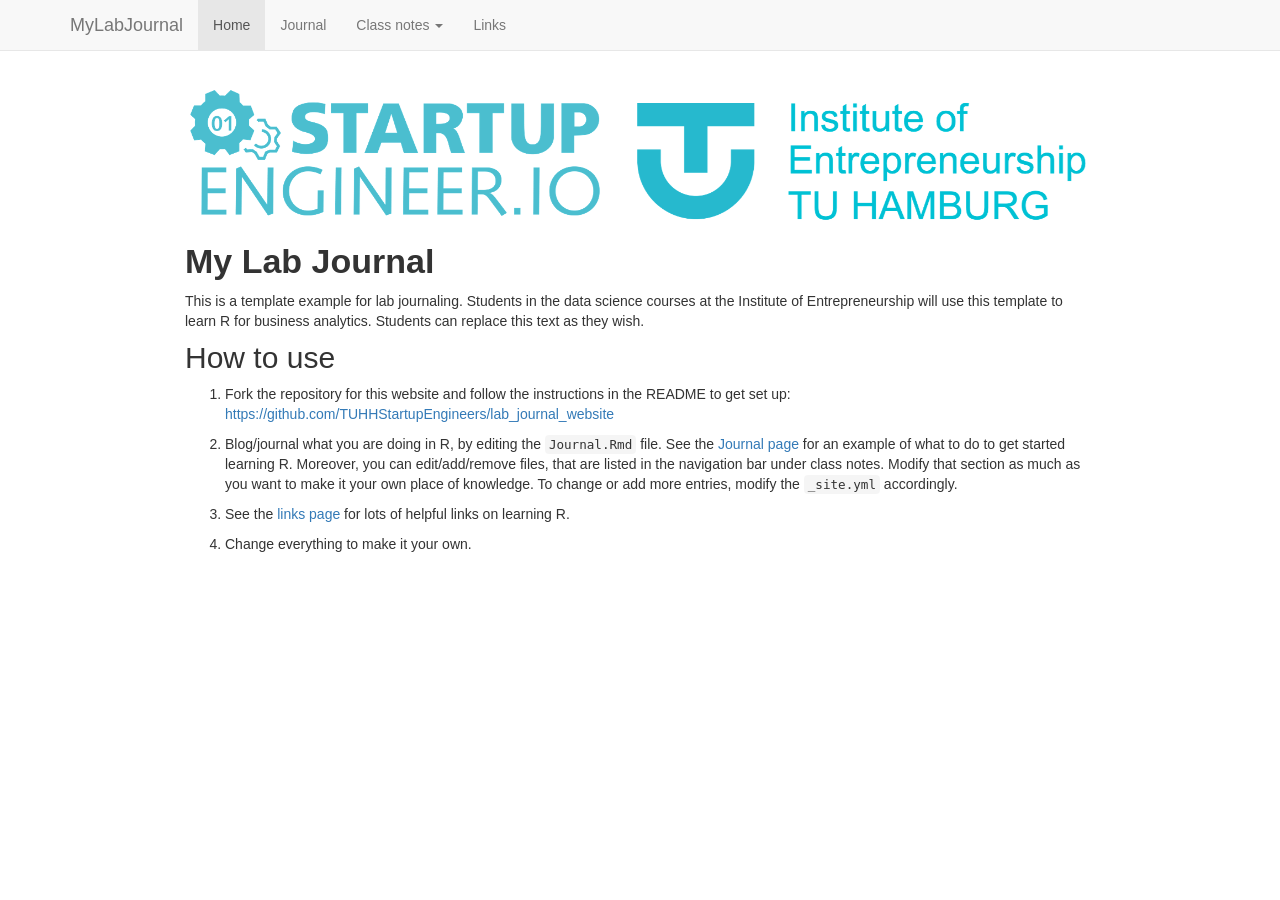
<file: docs/index.html>
<!DOCTYPE html>

<html>

<head>

<meta charset="utf-8" />
<meta name="generator" content="pandoc" />
<meta http-equiv="X-UA-Compatible" content="IE=EDGE" />




<title>MyLabJournal</title>

<script src="site_libs/jquery-1.11.3/jquery.min.js"></script>
<meta name="viewport" content="width=device-width, initial-scale=1" />
<link href="site_libs/bootstrap-3.3.5/css/bootstrap.min.css" rel="stylesheet" />
<script src="site_libs/bootstrap-3.3.5/js/bootstrap.min.js"></script>
<script src="site_libs/bootstrap-3.3.5/shim/html5shiv.min.js"></script>
<script src="site_libs/bootstrap-3.3.5/shim/respond.min.js"></script>
<script src="site_libs/navigation-1.1/tabsets.js"></script>
<link href="site_libs/highlightjs-9.12.0/default.css" rel="stylesheet" />
<script src="site_libs/highlightjs-9.12.0/highlight.js"></script>
<link href="site_libs/anchor-sections-1.0/anchor-sections.css" rel="stylesheet" />
<script src="site_libs/anchor-sections-1.0/anchor-sections.js"></script>

<style type="text/css">
  code{white-space: pre-wrap;}
  span.smallcaps{font-variant: small-caps;}
  span.underline{text-decoration: underline;}
  div.column{display: inline-block; vertical-align: top; width: 50%;}
  div.hanging-indent{margin-left: 1.5em; text-indent: -1.5em;}
  ul.task-list{list-style: none;}
    </style>

<style type="text/css">code{white-space: pre;}</style>
<style type="text/css">
  pre:not([class]) {
    background-color: white;
  }
</style>
<script type="text/javascript">
if (window.hljs) {
  hljs.configure({languages: []});
  hljs.initHighlightingOnLoad();
  if (document.readyState && document.readyState === "complete") {
    window.setTimeout(function() { hljs.initHighlighting(); }, 0);
  }
}
</script>



<style type="text/css">
h1 {
  font-size: 34px;
}
h1.title {
  font-size: 38px;
}
h2 {
  font-size: 30px;
}
h3 {
  font-size: 24px;
}
h4 {
  font-size: 18px;
}
h5 {
  font-size: 16px;
}
h6 {
  font-size: 12px;
}
.table th:not([align]) {
  text-align: left;
}
</style>

<link rel="stylesheet" href="style.css" type="text/css" />



<style type = "text/css">
.main-container {
  max-width: 940px;
  margin-left: auto;
  margin-right: auto;
}
code {
  color: inherit;
  background-color: rgba(0, 0, 0, 0.04);
}
img {
  max-width:100%;
}
.tabbed-pane {
  padding-top: 12px;
}
.html-widget {
  margin-bottom: 20px;
}
button.code-folding-btn:focus {
  outline: none;
}
summary {
  display: list-item;
}
</style>


<style type="text/css">
/* padding for bootstrap navbar */
body {
  padding-top: 51px;
  padding-bottom: 40px;
}
/* offset scroll position for anchor links (for fixed navbar)  */
.section h1 {
  padding-top: 56px;
  margin-top: -56px;
}
.section h2 {
  padding-top: 56px;
  margin-top: -56px;
}
.section h3 {
  padding-top: 56px;
  margin-top: -56px;
}
.section h4 {
  padding-top: 56px;
  margin-top: -56px;
}
.section h5 {
  padding-top: 56px;
  margin-top: -56px;
}
.section h6 {
  padding-top: 56px;
  margin-top: -56px;
}
.dropdown-submenu {
  position: relative;
}
.dropdown-submenu>.dropdown-menu {
  top: 0;
  left: 100%;
  margin-top: -6px;
  margin-left: -1px;
  border-radius: 0 6px 6px 6px;
}
.dropdown-submenu:hover>.dropdown-menu {
  display: block;
}
.dropdown-submenu>a:after {
  display: block;
  content: " ";
  float: right;
  width: 0;
  height: 0;
  border-color: transparent;
  border-style: solid;
  border-width: 5px 0 5px 5px;
  border-left-color: #cccccc;
  margin-top: 5px;
  margin-right: -10px;
}
.dropdown-submenu:hover>a:after {
  border-left-color: #ffffff;
}
.dropdown-submenu.pull-left {
  float: none;
}
.dropdown-submenu.pull-left>.dropdown-menu {
  left: -100%;
  margin-left: 10px;
  border-radius: 6px 0 6px 6px;
}
</style>

<script>
// manage active state of menu based on current page
$(document).ready(function () {
  // active menu anchor
  href = window.location.pathname
  href = href.substr(href.lastIndexOf('/') + 1)
  if (href === "")
    href = "index.html";
  var menuAnchor = $('a[href="' + href + '"]');

  // mark it active
  menuAnchor.parent().addClass('active');

  // if it's got a parent navbar menu mark it active as well
  menuAnchor.closest('li.dropdown').addClass('active');
});
</script>

<!-- tabsets -->

<style type="text/css">
.tabset-dropdown > .nav-tabs {
  display: inline-table;
  max-height: 500px;
  min-height: 44px;
  overflow-y: auto;
  background: white;
  border: 1px solid #ddd;
  border-radius: 4px;
}

.tabset-dropdown > .nav-tabs > li.active:before {
  content: "";
  font-family: 'Glyphicons Halflings';
  display: inline-block;
  padding: 10px;
  border-right: 1px solid #ddd;
}

.tabset-dropdown > .nav-tabs.nav-tabs-open > li.active:before {
  content: "&#xe258;";
  border: none;
}

.tabset-dropdown > .nav-tabs.nav-tabs-open:before {
  content: "";
  font-family: 'Glyphicons Halflings';
  display: inline-block;
  padding: 10px;
  border-right: 1px solid #ddd;
}

.tabset-dropdown > .nav-tabs > li.active {
  display: block;
}

.tabset-dropdown > .nav-tabs > li > a,
.tabset-dropdown > .nav-tabs > li > a:focus,
.tabset-dropdown > .nav-tabs > li > a:hover {
  border: none;
  display: inline-block;
  border-radius: 4px;
  background-color: transparent;
}

.tabset-dropdown > .nav-tabs.nav-tabs-open > li {
  display: block;
  float: none;
}

.tabset-dropdown > .nav-tabs > li {
  display: none;
}
</style>

<!-- code folding -->




</head>

<body>


<div class="container-fluid main-container">




<div class="navbar navbar-default  navbar-fixed-top" role="navigation">
  <div class="container">
    <div class="navbar-header">
      <button type="button" class="navbar-toggle collapsed" data-toggle="collapse" data-target="#navbar">
        <span class="icon-bar"></span>
        <span class="icon-bar"></span>
        <span class="icon-bar"></span>
      </button>
      <a class="navbar-brand" href="index.html">MyLabJournal</a>
    </div>
    <div id="navbar" class="navbar-collapse collapse">
      <ul class="nav navbar-nav">
        <li>
  <a href="index.html">Home</a>
</li>
<li>
  <a href="journal.html">Journal</a>
</li>
<li class="dropdown">
  <a href="#" class="dropdown-toggle" data-toggle="dropdown" role="button" aria-expanded="false">
    Class notes
     
    <span class="caret"></span>
  </a>
  <ul class="dropdown-menu" role="menu">
    <li>
      <a href="dictionary.html">Dictionary</a>
    </li>
    <li>
      <a href="data_wrangling.html">Data Wrangling</a>
    </li>
    <li>
      <a href="ggplot_graphs.html">ggplot graphs</a>
    </li>
    <li>
      <a href="machine_learning.html">machine learning</a>
    </li>
  </ul>
</li>
<li>
  <a href="links.html">Links</a>
</li>
      </ul>
      <ul class="nav navbar-nav navbar-right">
        
      </ul>
    </div><!--/.nav-collapse -->
  </div><!--/.container -->
</div><!--/.navbar -->

<div class="fluid-row" id="header">



<h1 class="title toc-ignore">MyLabJournal</h1>

</div>


<div style="padding-top: 30px;">

</div>
<p><img src="images/logo.png" /></p>
<div id="my-lab-journal" class="section level1">
<h1><strong>My Lab Journal</strong></h1>
<p>This is a template example for lab journaling. Students in the data science courses at the Institute of Entrepreneurship will use this template to learn R for business analytics. Students can replace this text as they wish.</p>
<div id="how-to-use" class="section level2">
<h2>How to use</h2>
<ol style="list-style-type: decimal">
<li><p>Fork the repository for this website and follow the instructions in the README to get set up: <a href="https://github.com/TUHHStartupEngineers/lab_journal_website">https://github.com/TUHHStartupEngineers/lab_journal_website</a></p></li>
<li><p>Blog/journal what you are doing in R, by editing the <code>Journal.Rmd</code> file. See the <a href="https://tuhhstartupengineers.github.io/lab_journal_website/journal.html">Journal page</a> for an example of what to do to get started learning R. Moreover, you can edit/add/remove files, that are listed in the navigation bar under class notes. Modify that section as much as you want to make it your own place of knowledge. To change or add more entries, modify the <code>_site.yml</code> accordingly.</p></li>
<li><p>See the <a href="https://tuhhstartupengineers.github.io/lab_journal_website/links.html">links page</a> for lots of helpful links on learning R.</p></li>
<li><p>Change everything to make it your own.</p></li>
</ol>
</div>
</div>




</div>

<script>

// add bootstrap table styles to pandoc tables
function bootstrapStylePandocTables() {
  $('tr.odd').parent('tbody').parent('table').addClass('table table-condensed');
}
$(document).ready(function () {
  bootstrapStylePandocTables();
});


</script>

<!-- tabsets -->

<script>
$(document).ready(function () {
  window.buildTabsets("TOC");
});

$(document).ready(function () {
  $('.tabset-dropdown > .nav-tabs > li').click(function () {
    $(this).parent().toggleClass('nav-tabs-open')
  });
});
</script>

<!-- code folding -->


<!-- dynamically load mathjax for compatibility with self-contained -->
<script>
  (function () {
    var script = document.createElement("script");
    script.type = "text/javascript";
    script.src  = "https://mathjax.rstudio.com/latest/MathJax.js?config=TeX-AMS-MML_HTMLorMML";
    document.getElementsByTagName("head")[0].appendChild(script);
  })();
</script>

</body>
</html>
</file>
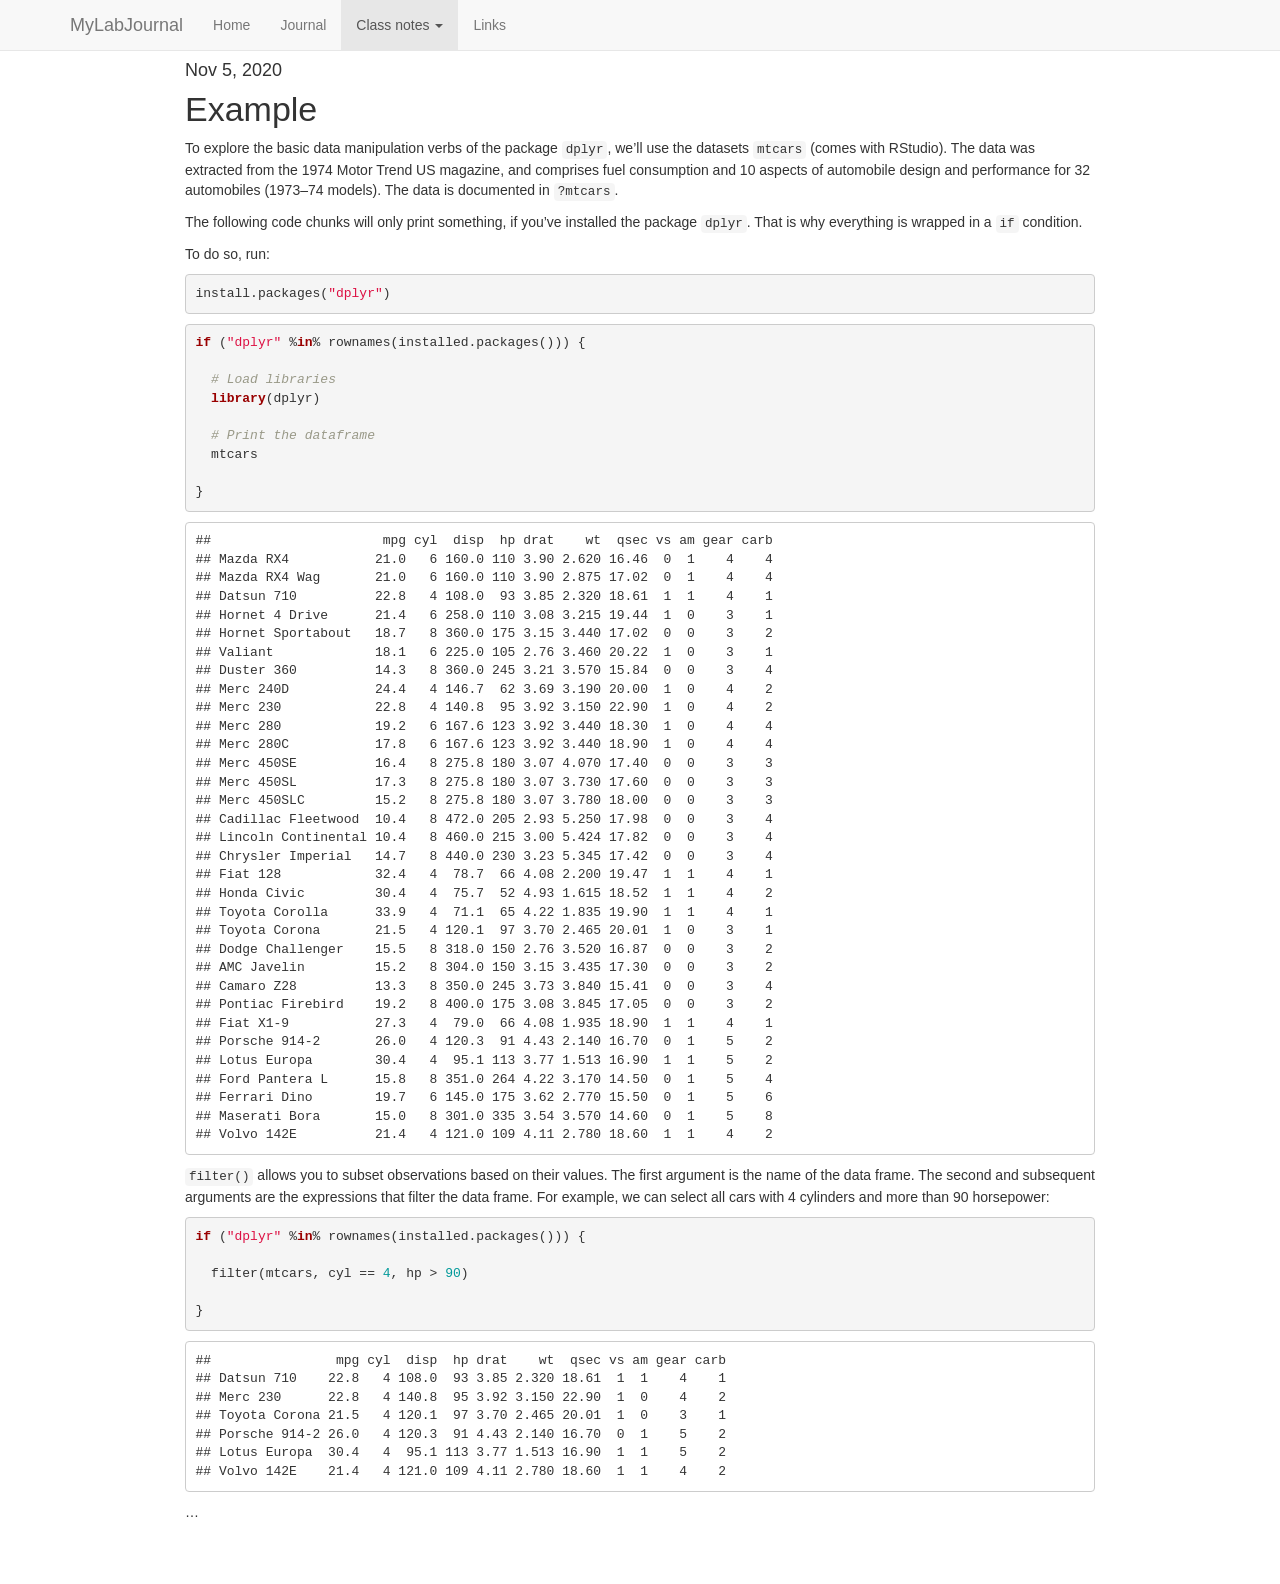
<file: docs/data_wrangling.html>
<!DOCTYPE html>

<html>

<head>

<meta charset="utf-8" />
<meta name="generator" content="pandoc" />
<meta http-equiv="X-UA-Compatible" content="IE=EDGE" />




<title>Data Wrangling</title>

<script src="site_libs/jquery-1.11.3/jquery.min.js"></script>
<meta name="viewport" content="width=device-width, initial-scale=1" />
<link href="site_libs/bootstrap-3.3.5/css/bootstrap.min.css" rel="stylesheet" />
<script src="site_libs/bootstrap-3.3.5/js/bootstrap.min.js"></script>
<script src="site_libs/bootstrap-3.3.5/shim/html5shiv.min.js"></script>
<script src="site_libs/bootstrap-3.3.5/shim/respond.min.js"></script>
<script src="site_libs/navigation-1.1/tabsets.js"></script>
<link href="site_libs/highlightjs-9.12.0/default.css" rel="stylesheet" />
<script src="site_libs/highlightjs-9.12.0/highlight.js"></script>
<link href="site_libs/anchor-sections-1.0/anchor-sections.css" rel="stylesheet" />
<script src="site_libs/anchor-sections-1.0/anchor-sections.js"></script>

<style type="text/css">
  code{white-space: pre-wrap;}
  span.smallcaps{font-variant: small-caps;}
  span.underline{text-decoration: underline;}
  div.column{display: inline-block; vertical-align: top; width: 50%;}
  div.hanging-indent{margin-left: 1.5em; text-indent: -1.5em;}
  ul.task-list{list-style: none;}
    </style>

<style type="text/css">code{white-space: pre;}</style>
<style type="text/css">
  pre:not([class]) {
    background-color: white;
  }
</style>
<script type="text/javascript">
if (window.hljs) {
  hljs.configure({languages: []});
  hljs.initHighlightingOnLoad();
  if (document.readyState && document.readyState === "complete") {
    window.setTimeout(function() { hljs.initHighlighting(); }, 0);
  }
}
</script>



<style type="text/css">
h1 {
  font-size: 34px;
}
h1.title {
  font-size: 38px;
}
h2 {
  font-size: 30px;
}
h3 {
  font-size: 24px;
}
h4 {
  font-size: 18px;
}
h5 {
  font-size: 16px;
}
h6 {
  font-size: 12px;
}
.table th:not([align]) {
  text-align: left;
}
</style>

<link rel="stylesheet" href="style.css" type="text/css" />



<style type = "text/css">
.main-container {
  max-width: 940px;
  margin-left: auto;
  margin-right: auto;
}
code {
  color: inherit;
  background-color: rgba(0, 0, 0, 0.04);
}
img {
  max-width:100%;
}
.tabbed-pane {
  padding-top: 12px;
}
.html-widget {
  margin-bottom: 20px;
}
button.code-folding-btn:focus {
  outline: none;
}
summary {
  display: list-item;
}
</style>


<style type="text/css">
/* padding for bootstrap navbar */
body {
  padding-top: 51px;
  padding-bottom: 40px;
}
/* offset scroll position for anchor links (for fixed navbar)  */
.section h1 {
  padding-top: 56px;
  margin-top: -56px;
}
.section h2 {
  padding-top: 56px;
  margin-top: -56px;
}
.section h3 {
  padding-top: 56px;
  margin-top: -56px;
}
.section h4 {
  padding-top: 56px;
  margin-top: -56px;
}
.section h5 {
  padding-top: 56px;
  margin-top: -56px;
}
.section h6 {
  padding-top: 56px;
  margin-top: -56px;
}
.dropdown-submenu {
  position: relative;
}
.dropdown-submenu>.dropdown-menu {
  top: 0;
  left: 100%;
  margin-top: -6px;
  margin-left: -1px;
  border-radius: 0 6px 6px 6px;
}
.dropdown-submenu:hover>.dropdown-menu {
  display: block;
}
.dropdown-submenu>a:after {
  display: block;
  content: " ";
  float: right;
  width: 0;
  height: 0;
  border-color: transparent;
  border-style: solid;
  border-width: 5px 0 5px 5px;
  border-left-color: #cccccc;
  margin-top: 5px;
  margin-right: -10px;
}
.dropdown-submenu:hover>a:after {
  border-left-color: #ffffff;
}
.dropdown-submenu.pull-left {
  float: none;
}
.dropdown-submenu.pull-left>.dropdown-menu {
  left: -100%;
  margin-left: 10px;
  border-radius: 6px 0 6px 6px;
}
</style>

<script>
// manage active state of menu based on current page
$(document).ready(function () {
  // active menu anchor
  href = window.location.pathname
  href = href.substr(href.lastIndexOf('/') + 1)
  if (href === "")
    href = "index.html";
  var menuAnchor = $('a[href="' + href + '"]');

  // mark it active
  menuAnchor.parent().addClass('active');

  // if it's got a parent navbar menu mark it active as well
  menuAnchor.closest('li.dropdown').addClass('active');
});
</script>

<!-- tabsets -->

<style type="text/css">
.tabset-dropdown > .nav-tabs {
  display: inline-table;
  max-height: 500px;
  min-height: 44px;
  overflow-y: auto;
  background: white;
  border: 1px solid #ddd;
  border-radius: 4px;
}

.tabset-dropdown > .nav-tabs > li.active:before {
  content: "";
  font-family: 'Glyphicons Halflings';
  display: inline-block;
  padding: 10px;
  border-right: 1px solid #ddd;
}

.tabset-dropdown > .nav-tabs.nav-tabs-open > li.active:before {
  content: "&#xe258;";
  border: none;
}

.tabset-dropdown > .nav-tabs.nav-tabs-open:before {
  content: "";
  font-family: 'Glyphicons Halflings';
  display: inline-block;
  padding: 10px;
  border-right: 1px solid #ddd;
}

.tabset-dropdown > .nav-tabs > li.active {
  display: block;
}

.tabset-dropdown > .nav-tabs > li > a,
.tabset-dropdown > .nav-tabs > li > a:focus,
.tabset-dropdown > .nav-tabs > li > a:hover {
  border: none;
  display: inline-block;
  border-radius: 4px;
  background-color: transparent;
}

.tabset-dropdown > .nav-tabs.nav-tabs-open > li {
  display: block;
  float: none;
}

.tabset-dropdown > .nav-tabs > li {
  display: none;
}
</style>

<!-- code folding -->




</head>

<body>


<div class="container-fluid main-container">




<div class="navbar navbar-default  navbar-fixed-top" role="navigation">
  <div class="container">
    <div class="navbar-header">
      <button type="button" class="navbar-toggle collapsed" data-toggle="collapse" data-target="#navbar">
        <span class="icon-bar"></span>
        <span class="icon-bar"></span>
        <span class="icon-bar"></span>
      </button>
      <a class="navbar-brand" href="index.html">MyLabJournal</a>
    </div>
    <div id="navbar" class="navbar-collapse collapse">
      <ul class="nav navbar-nav">
        <li>
  <a href="index.html">Home</a>
</li>
<li>
  <a href="journal.html">Journal</a>
</li>
<li class="dropdown">
  <a href="#" class="dropdown-toggle" data-toggle="dropdown" role="button" aria-expanded="false">
    Class notes
     
    <span class="caret"></span>
  </a>
  <ul class="dropdown-menu" role="menu">
    <li>
      <a href="dictionary.html">Dictionary</a>
    </li>
    <li>
      <a href="data_wrangling.html">Data Wrangling</a>
    </li>
    <li>
      <a href="ggplot_graphs.html">ggplot graphs</a>
    </li>
    <li>
      <a href="machine_learning.html">machine learning</a>
    </li>
  </ul>
</li>
<li>
  <a href="links.html">Links</a>
</li>
      </ul>
      <ul class="nav navbar-nav navbar-right">
        
      </ul>
    </div><!--/.nav-collapse -->
  </div><!--/.container -->
</div><!--/.navbar -->

<div class="fluid-row" id="header">



<h1 class="title toc-ignore">Data Wrangling</h1>
<h4 class="date">Nov 5, 2020</h4>

</div>


<div id="example" class="section level1">
<h1>Example</h1>
<p>To explore the basic data manipulation verbs of the package <code>dplyr</code>, we’ll use the datasets <code>mtcars</code> (comes with RStudio). The data was extracted from the 1974 Motor Trend US magazine, and comprises fuel consumption and 10 aspects of automobile design and performance for 32 automobiles (1973–74 models). The data is documented in <code>?mtcars</code>.</p>
<p>The following code chunks will only print something, if you’ve installed the package <code>dplyr</code>. That is why everything is wrapped in a <code>if</code> condition.</p>
<p>To do so, run:</p>
<pre class="r"><code>install.packages(&quot;dplyr&quot;)</code></pre>
<pre class="r"><code>if (&quot;dplyr&quot; %in% rownames(installed.packages())) {

  # Load libraries
  library(dplyr)
  
  # Print the dataframe
  mtcars

}</code></pre>
<pre><code>##                      mpg cyl  disp  hp drat    wt  qsec vs am gear carb
## Mazda RX4           21.0   6 160.0 110 3.90 2.620 16.46  0  1    4    4
## Mazda RX4 Wag       21.0   6 160.0 110 3.90 2.875 17.02  0  1    4    4
## Datsun 710          22.8   4 108.0  93 3.85 2.320 18.61  1  1    4    1
## Hornet 4 Drive      21.4   6 258.0 110 3.08 3.215 19.44  1  0    3    1
## Hornet Sportabout   18.7   8 360.0 175 3.15 3.440 17.02  0  0    3    2
## Valiant             18.1   6 225.0 105 2.76 3.460 20.22  1  0    3    1
## Duster 360          14.3   8 360.0 245 3.21 3.570 15.84  0  0    3    4
## Merc 240D           24.4   4 146.7  62 3.69 3.190 20.00  1  0    4    2
## Merc 230            22.8   4 140.8  95 3.92 3.150 22.90  1  0    4    2
## Merc 280            19.2   6 167.6 123 3.92 3.440 18.30  1  0    4    4
## Merc 280C           17.8   6 167.6 123 3.92 3.440 18.90  1  0    4    4
## Merc 450SE          16.4   8 275.8 180 3.07 4.070 17.40  0  0    3    3
## Merc 450SL          17.3   8 275.8 180 3.07 3.730 17.60  0  0    3    3
## Merc 450SLC         15.2   8 275.8 180 3.07 3.780 18.00  0  0    3    3
## Cadillac Fleetwood  10.4   8 472.0 205 2.93 5.250 17.98  0  0    3    4
## Lincoln Continental 10.4   8 460.0 215 3.00 5.424 17.82  0  0    3    4
## Chrysler Imperial   14.7   8 440.0 230 3.23 5.345 17.42  0  0    3    4
## Fiat 128            32.4   4  78.7  66 4.08 2.200 19.47  1  1    4    1
## Honda Civic         30.4   4  75.7  52 4.93 1.615 18.52  1  1    4    2
## Toyota Corolla      33.9   4  71.1  65 4.22 1.835 19.90  1  1    4    1
## Toyota Corona       21.5   4 120.1  97 3.70 2.465 20.01  1  0    3    1
## Dodge Challenger    15.5   8 318.0 150 2.76 3.520 16.87  0  0    3    2
## AMC Javelin         15.2   8 304.0 150 3.15 3.435 17.30  0  0    3    2
## Camaro Z28          13.3   8 350.0 245 3.73 3.840 15.41  0  0    3    4
## Pontiac Firebird    19.2   8 400.0 175 3.08 3.845 17.05  0  0    3    2
## Fiat X1-9           27.3   4  79.0  66 4.08 1.935 18.90  1  1    4    1
## Porsche 914-2       26.0   4 120.3  91 4.43 2.140 16.70  0  1    5    2
## Lotus Europa        30.4   4  95.1 113 3.77 1.513 16.90  1  1    5    2
## Ford Pantera L      15.8   8 351.0 264 4.22 3.170 14.50  0  1    5    4
## Ferrari Dino        19.7   6 145.0 175 3.62 2.770 15.50  0  1    5    6
## Maserati Bora       15.0   8 301.0 335 3.54 3.570 14.60  0  1    5    8
## Volvo 142E          21.4   4 121.0 109 4.11 2.780 18.60  1  1    4    2</code></pre>
<p><code>filter()</code> allows you to subset observations based on their values. The first argument is the name of the data frame. The second and subsequent arguments are the expressions that filter the data frame. For example, we can select all cars with 4 cylinders and more than 90 horsepower:</p>
<pre class="r"><code>if (&quot;dplyr&quot; %in% rownames(installed.packages())) {

  filter(mtcars, cyl == 4, hp &gt; 90)
  
}  </code></pre>
<pre><code>##                mpg cyl  disp  hp drat    wt  qsec vs am gear carb
## Datsun 710    22.8   4 108.0  93 3.85 2.320 18.61  1  1    4    1
## Merc 230      22.8   4 140.8  95 3.92 3.150 22.90  1  0    4    2
## Toyota Corona 21.5   4 120.1  97 3.70 2.465 20.01  1  0    3    1
## Porsche 914-2 26.0   4 120.3  91 4.43 2.140 16.70  0  1    5    2
## Lotus Europa  30.4   4  95.1 113 3.77 1.513 16.90  1  1    5    2
## Volvo 142E    21.4   4 121.0 109 4.11 2.780 18.60  1  1    4    2</code></pre>
<p>…</p>
</div>




</div>

<script>

// add bootstrap table styles to pandoc tables
function bootstrapStylePandocTables() {
  $('tr.odd').parent('tbody').parent('table').addClass('table table-condensed');
}
$(document).ready(function () {
  bootstrapStylePandocTables();
});


</script>

<!-- tabsets -->

<script>
$(document).ready(function () {
  window.buildTabsets("TOC");
});

$(document).ready(function () {
  $('.tabset-dropdown > .nav-tabs > li').click(function () {
    $(this).parent().toggleClass('nav-tabs-open')
  });
});
</script>

<!-- code folding -->


<!-- dynamically load mathjax for compatibility with self-contained -->
<script>
  (function () {
    var script = document.createElement("script");
    script.type = "text/javascript";
    script.src  = "https://mathjax.rstudio.com/latest/MathJax.js?config=TeX-AMS-MML_HTMLorMML";
    document.getElementsByTagName("head")[0].appendChild(script);
  })();
</script>

</body>
</html>
</file>
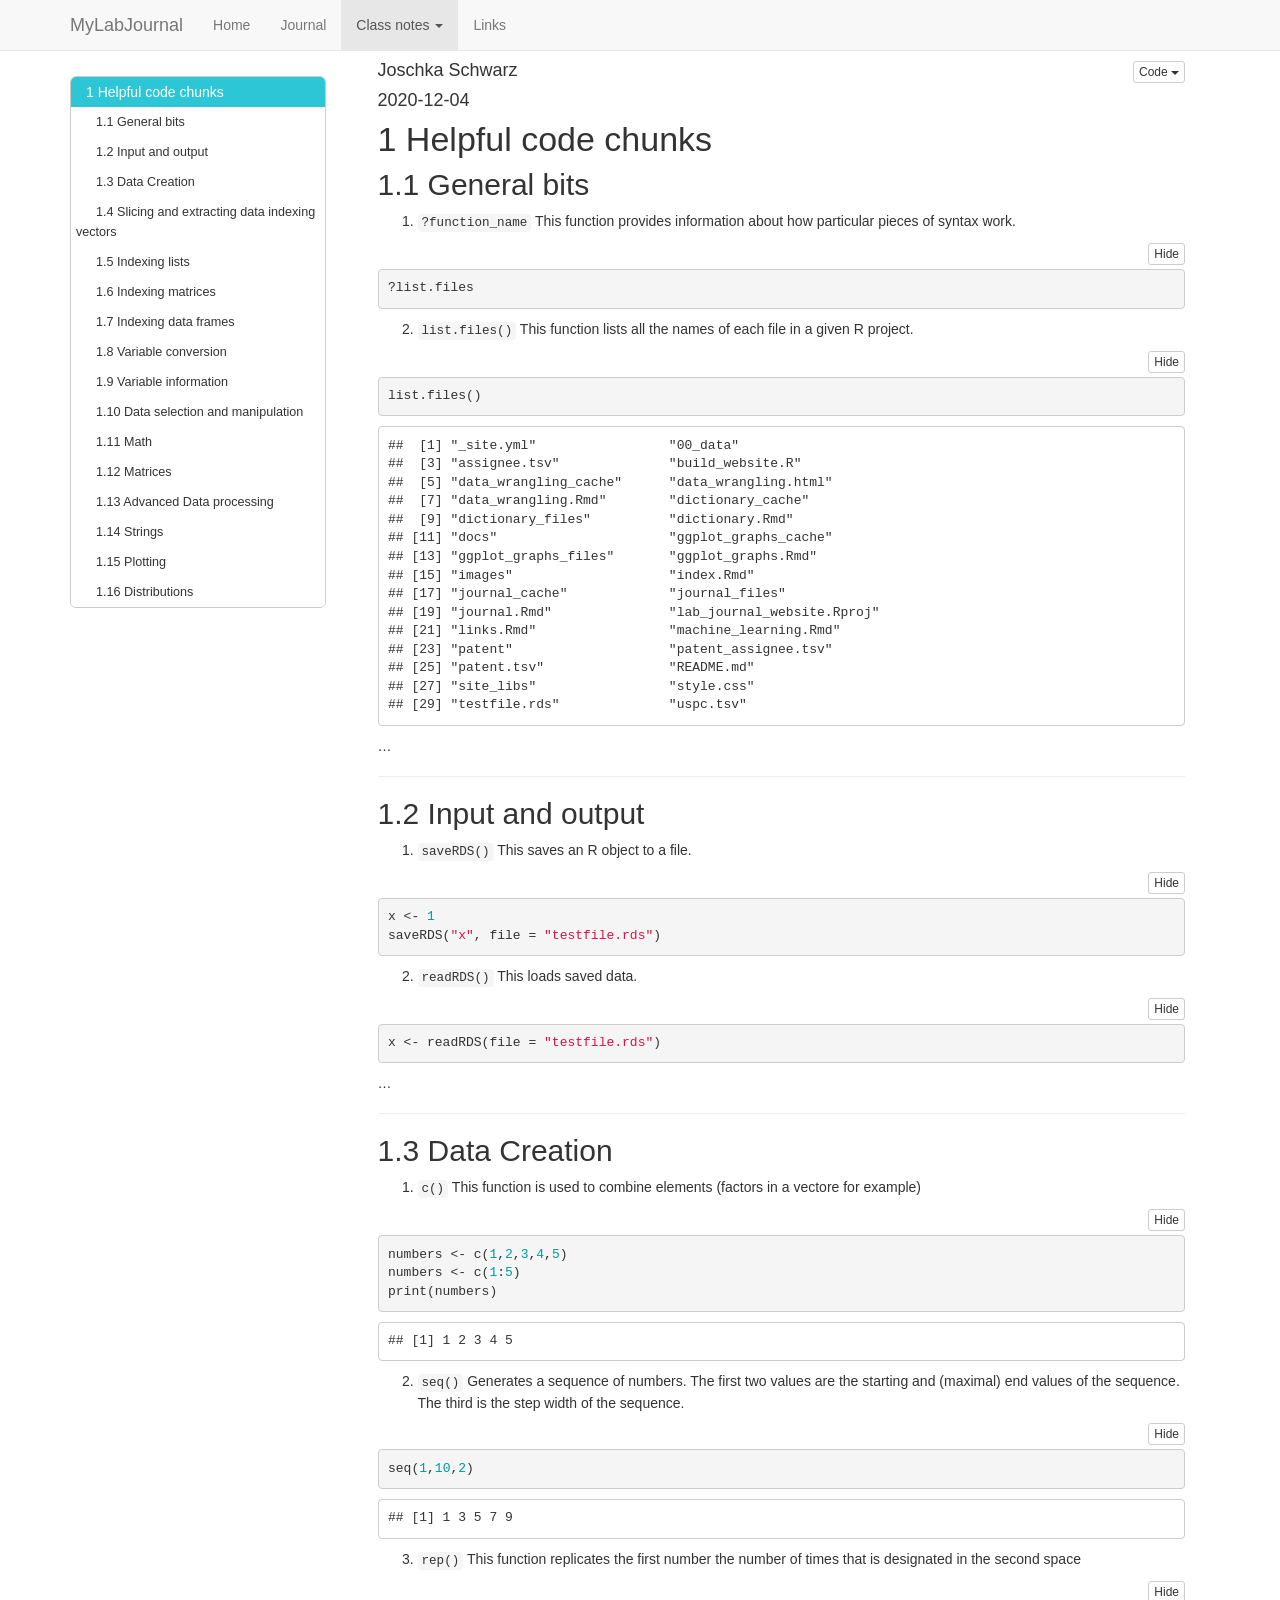
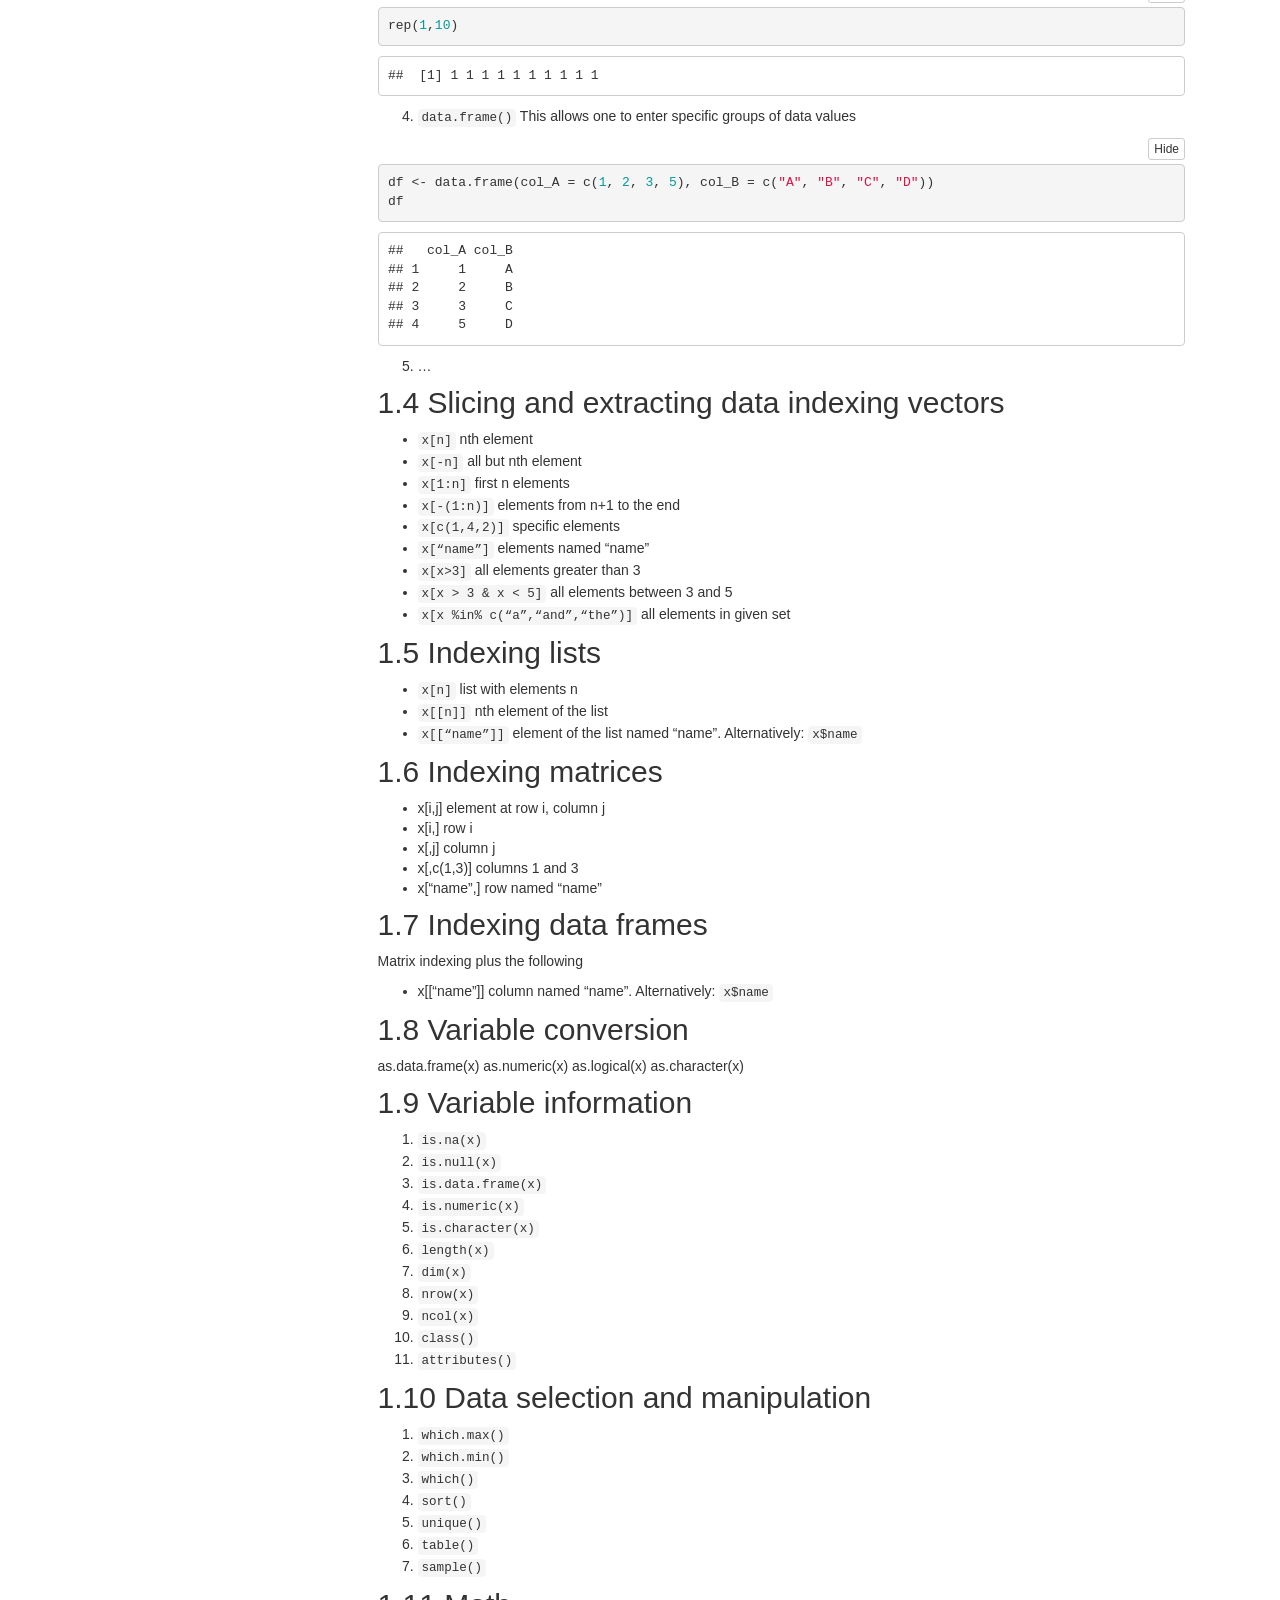
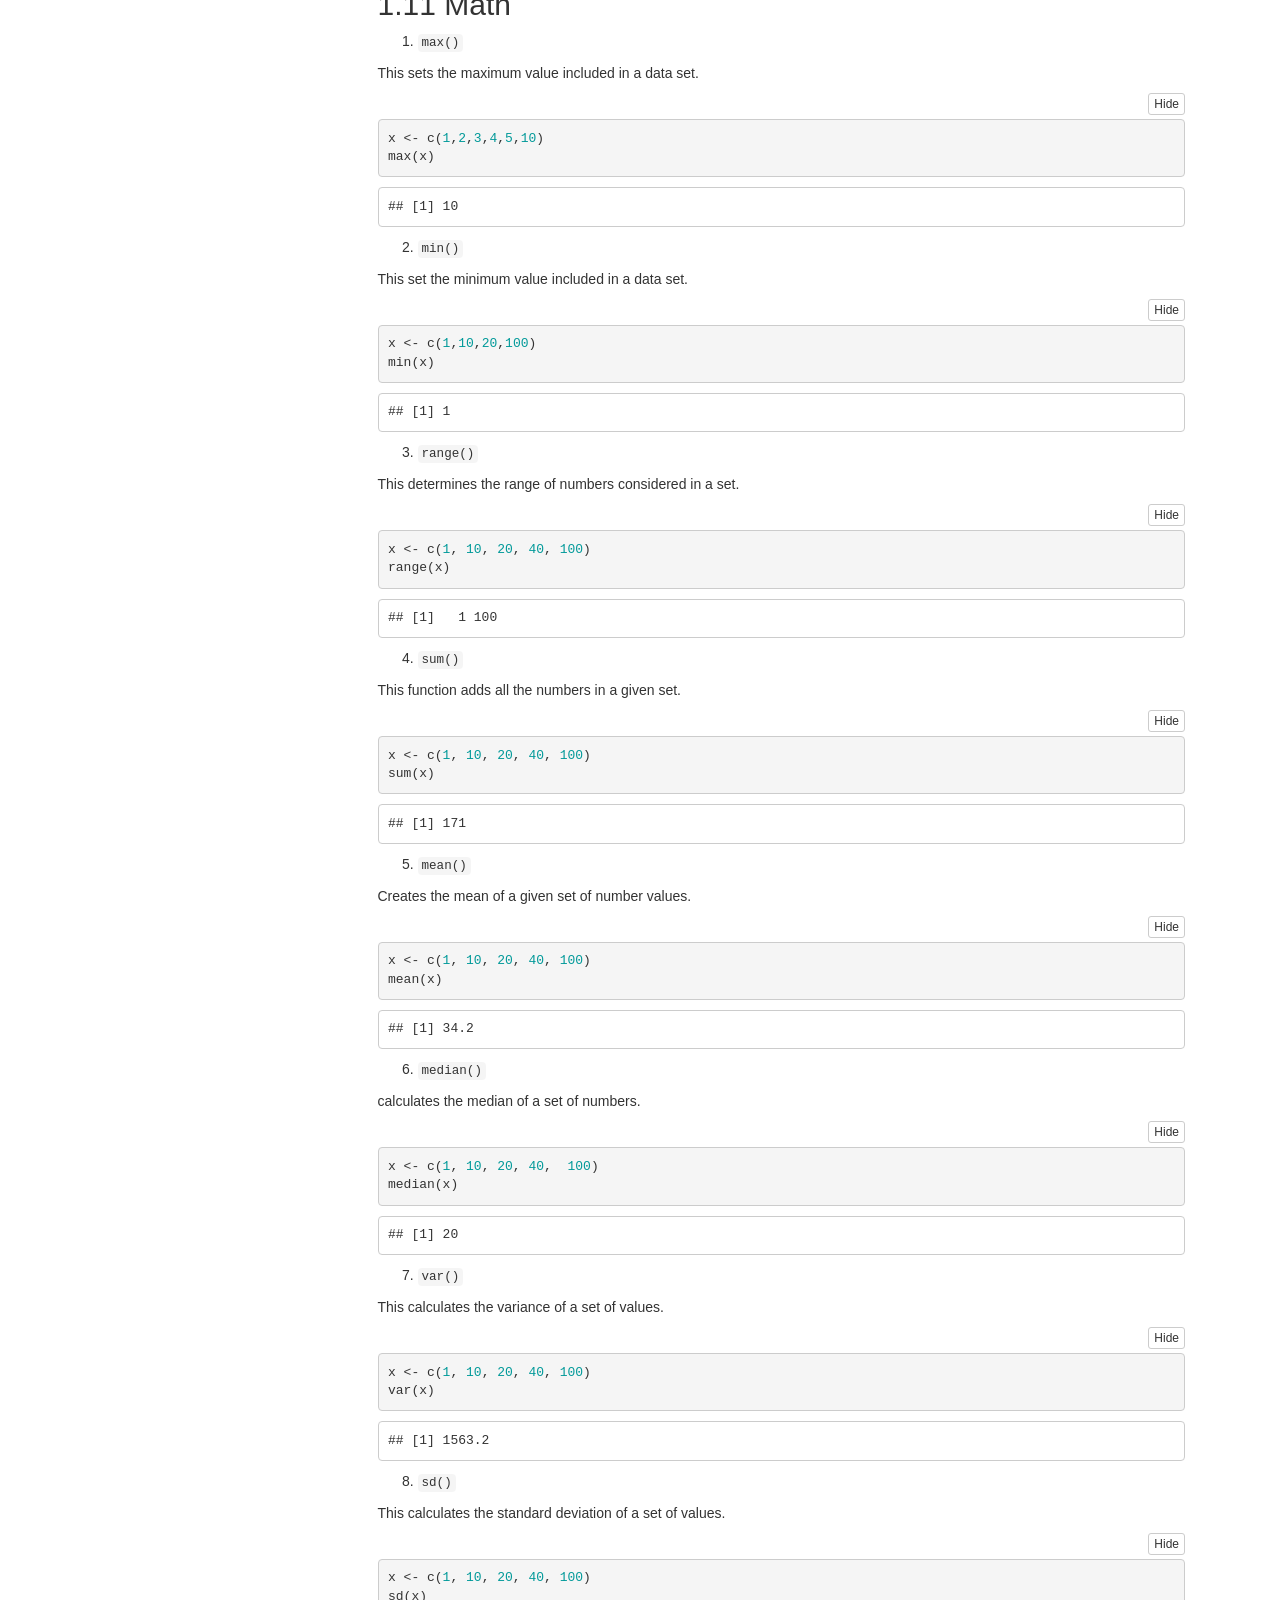
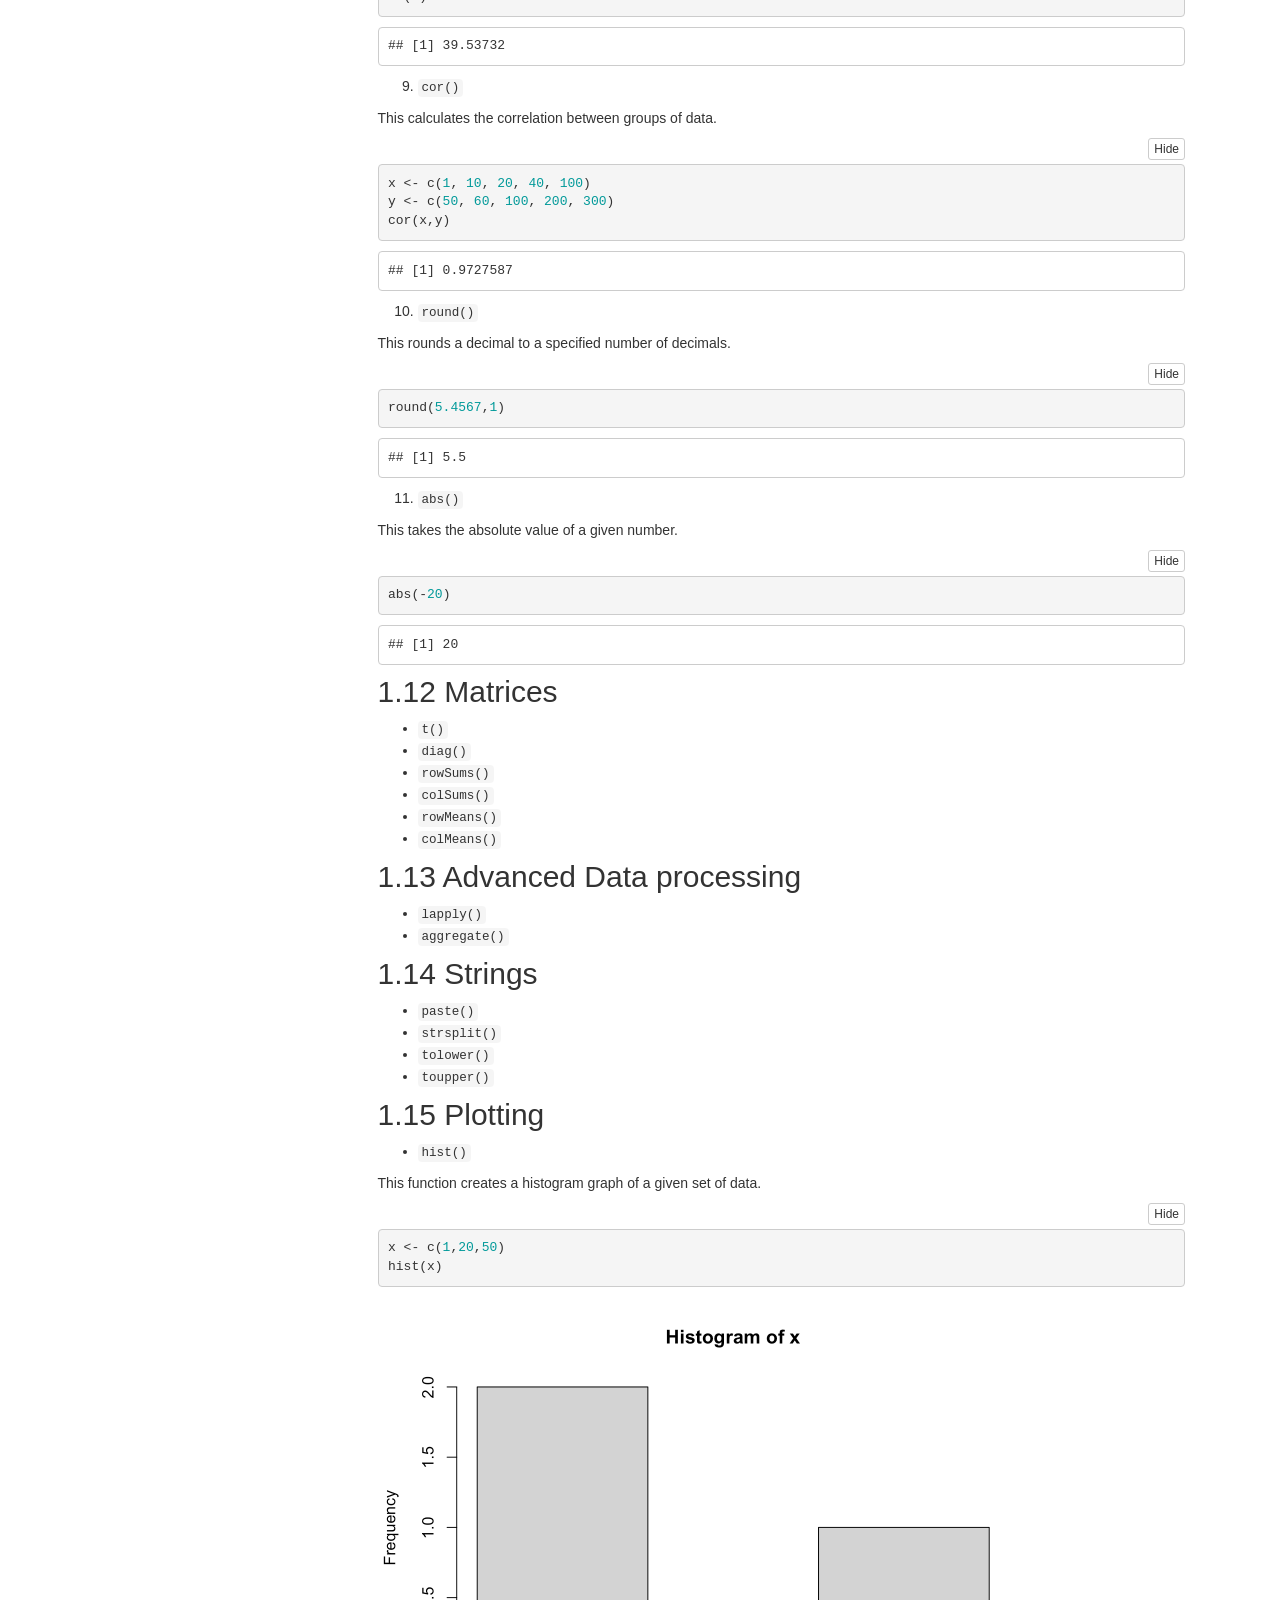
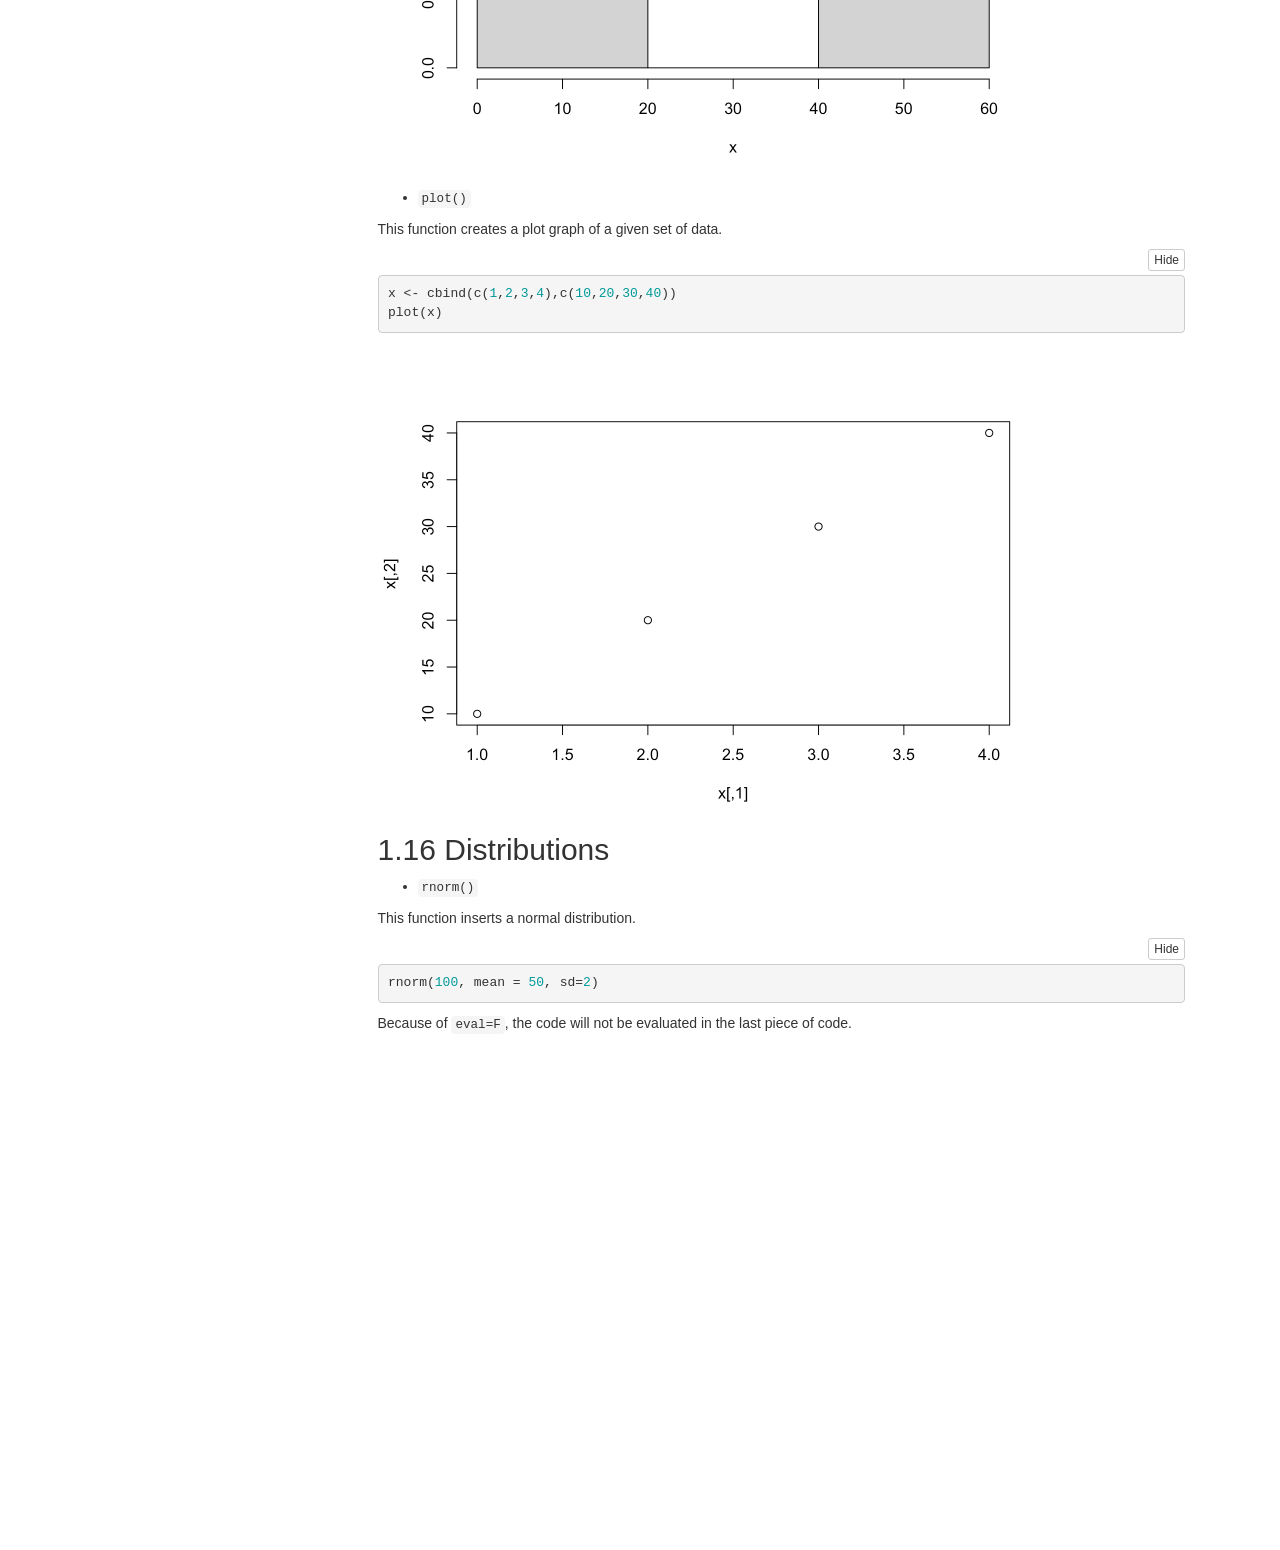
<file: docs/dictionary.html>
<!DOCTYPE html>

<html>

<head>

<meta charset="utf-8" />
<meta name="generator" content="pandoc" />
<meta http-equiv="X-UA-Compatible" content="IE=EDGE" />


<meta name="author" content="Joschka Schwarz" />

<meta name="date" content="2020-12-04" />

<title>Dictionary</title>

<script src="site_libs/jquery-1.11.3/jquery.min.js"></script>
<meta name="viewport" content="width=device-width, initial-scale=1" />
<link href="site_libs/bootstrap-3.3.5/css/bootstrap.min.css" rel="stylesheet" />
<script src="site_libs/bootstrap-3.3.5/js/bootstrap.min.js"></script>
<script src="site_libs/bootstrap-3.3.5/shim/html5shiv.min.js"></script>
<script src="site_libs/bootstrap-3.3.5/shim/respond.min.js"></script>
<script src="site_libs/jqueryui-1.11.4/jquery-ui.min.js"></script>
<link href="site_libs/tocify-1.9.1/jquery.tocify.css" rel="stylesheet" />
<script src="site_libs/tocify-1.9.1/jquery.tocify.js"></script>
<script src="site_libs/navigation-1.1/tabsets.js"></script>
<script src="site_libs/navigation-1.1/codefolding.js"></script>
<link href="site_libs/highlightjs-9.12.0/default.css" rel="stylesheet" />
<script src="site_libs/highlightjs-9.12.0/highlight.js"></script>
<link href="site_libs/anchor-sections-1.0/anchor-sections.css" rel="stylesheet" />
<script src="site_libs/anchor-sections-1.0/anchor-sections.js"></script>

<style type="text/css">
  code{white-space: pre-wrap;}
  span.smallcaps{font-variant: small-caps;}
  span.underline{text-decoration: underline;}
  div.column{display: inline-block; vertical-align: top; width: 50%;}
  div.hanging-indent{margin-left: 1.5em; text-indent: -1.5em;}
  ul.task-list{list-style: none;}
    </style>

<style type="text/css">code{white-space: pre;}</style>
<style type="text/css">
  pre:not([class]) {
    background-color: white;
  }
</style>
<script type="text/javascript">
if (window.hljs) {
  hljs.configure({languages: []});
  hljs.initHighlightingOnLoad();
  if (document.readyState && document.readyState === "complete") {
    window.setTimeout(function() { hljs.initHighlighting(); }, 0);
  }
}
</script>



<style type="text/css">
h1 {
  font-size: 34px;
}
h1.title {
  font-size: 38px;
}
h2 {
  font-size: 30px;
}
h3 {
  font-size: 24px;
}
h4 {
  font-size: 18px;
}
h5 {
  font-size: 16px;
}
h6 {
  font-size: 12px;
}
.table th:not([align]) {
  text-align: left;
}
</style>

<link rel="stylesheet" href="style.css" type="text/css" />



<style type = "text/css">
.main-container {
  max-width: 940px;
  margin-left: auto;
  margin-right: auto;
}
code {
  color: inherit;
  background-color: rgba(0, 0, 0, 0.04);
}
img {
  max-width:100%;
}
.tabbed-pane {
  padding-top: 12px;
}
.html-widget {
  margin-bottom: 20px;
}
button.code-folding-btn:focus {
  outline: none;
}
summary {
  display: list-item;
}
</style>


<style type="text/css">
/* padding for bootstrap navbar */
body {
  padding-top: 51px;
  padding-bottom: 40px;
}
/* offset scroll position for anchor links (for fixed navbar)  */
.section h1 {
  padding-top: 56px;
  margin-top: -56px;
}
.section h2 {
  padding-top: 56px;
  margin-top: -56px;
}
.section h3 {
  padding-top: 56px;
  margin-top: -56px;
}
.section h4 {
  padding-top: 56px;
  margin-top: -56px;
}
.section h5 {
  padding-top: 56px;
  margin-top: -56px;
}
.section h6 {
  padding-top: 56px;
  margin-top: -56px;
}
.dropdown-submenu {
  position: relative;
}
.dropdown-submenu>.dropdown-menu {
  top: 0;
  left: 100%;
  margin-top: -6px;
  margin-left: -1px;
  border-radius: 0 6px 6px 6px;
}
.dropdown-submenu:hover>.dropdown-menu {
  display: block;
}
.dropdown-submenu>a:after {
  display: block;
  content: " ";
  float: right;
  width: 0;
  height: 0;
  border-color: transparent;
  border-style: solid;
  border-width: 5px 0 5px 5px;
  border-left-color: #cccccc;
  margin-top: 5px;
  margin-right: -10px;
}
.dropdown-submenu:hover>a:after {
  border-left-color: #ffffff;
}
.dropdown-submenu.pull-left {
  float: none;
}
.dropdown-submenu.pull-left>.dropdown-menu {
  left: -100%;
  margin-left: 10px;
  border-radius: 6px 0 6px 6px;
}
</style>

<script>
// manage active state of menu based on current page
$(document).ready(function () {
  // active menu anchor
  href = window.location.pathname
  href = href.substr(href.lastIndexOf('/') + 1)
  if (href === "")
    href = "index.html";
  var menuAnchor = $('a[href="' + href + '"]');

  // mark it active
  menuAnchor.parent().addClass('active');

  // if it's got a parent navbar menu mark it active as well
  menuAnchor.closest('li.dropdown').addClass('active');
});
</script>

<!-- tabsets -->

<style type="text/css">
.tabset-dropdown > .nav-tabs {
  display: inline-table;
  max-height: 500px;
  min-height: 44px;
  overflow-y: auto;
  background: white;
  border: 1px solid #ddd;
  border-radius: 4px;
}

.tabset-dropdown > .nav-tabs > li.active:before {
  content: "";
  font-family: 'Glyphicons Halflings';
  display: inline-block;
  padding: 10px;
  border-right: 1px solid #ddd;
}

.tabset-dropdown > .nav-tabs.nav-tabs-open > li.active:before {
  content: "&#xe258;";
  border: none;
}

.tabset-dropdown > .nav-tabs.nav-tabs-open:before {
  content: "";
  font-family: 'Glyphicons Halflings';
  display: inline-block;
  padding: 10px;
  border-right: 1px solid #ddd;
}

.tabset-dropdown > .nav-tabs > li.active {
  display: block;
}

.tabset-dropdown > .nav-tabs > li > a,
.tabset-dropdown > .nav-tabs > li > a:focus,
.tabset-dropdown > .nav-tabs > li > a:hover {
  border: none;
  display: inline-block;
  border-radius: 4px;
  background-color: transparent;
}

.tabset-dropdown > .nav-tabs.nav-tabs-open > li {
  display: block;
  float: none;
}

.tabset-dropdown > .nav-tabs > li {
  display: none;
}
</style>

<!-- code folding -->
<style type="text/css">
.code-folding-btn { margin-bottom: 4px; }
</style>



<style type="text/css">

#TOC {
  margin: 25px 0px 20px 0px;
}
@media (max-width: 768px) {
#TOC {
  position: relative;
  width: 100%;
}
}

@media print {
.toc-content {
  /* see https://github.com/w3c/csswg-drafts/issues/4434 */
  float: right;
}
}

.toc-content {
  padding-left: 30px;
  padding-right: 40px;
}

div.main-container {
  max-width: 1200px;
}

div.tocify {
  width: 20%;
  max-width: 260px;
  max-height: 85%;
}

@media (min-width: 768px) and (max-width: 991px) {
  div.tocify {
    width: 25%;
  }
}

@media (max-width: 767px) {
  div.tocify {
    width: 100%;
    max-width: none;
  }
}

.tocify ul, .tocify li {
  line-height: 20px;
}

.tocify-subheader .tocify-item {
  font-size: 0.90em;
}

.tocify .list-group-item {
  border-radius: 0px;
}


</style>



</head>

<body>


<div class="container-fluid main-container">


<!-- setup 3col/9col grid for toc_float and main content  -->
<div class="row-fluid">
<div class="col-xs-12 col-sm-4 col-md-3">
<div id="TOC" class="tocify">
</div>
</div>

<div class="toc-content col-xs-12 col-sm-8 col-md-9">




<div class="navbar navbar-default  navbar-fixed-top" role="navigation">
  <div class="container">
    <div class="navbar-header">
      <button type="button" class="navbar-toggle collapsed" data-toggle="collapse" data-target="#navbar">
        <span class="icon-bar"></span>
        <span class="icon-bar"></span>
        <span class="icon-bar"></span>
      </button>
      <a class="navbar-brand" href="index.html">MyLabJournal</a>
    </div>
    <div id="navbar" class="navbar-collapse collapse">
      <ul class="nav navbar-nav">
        <li>
  <a href="index.html">Home</a>
</li>
<li>
  <a href="journal.html">Journal</a>
</li>
<li class="dropdown">
  <a href="#" class="dropdown-toggle" data-toggle="dropdown" role="button" aria-expanded="false">
    Class notes
     
    <span class="caret"></span>
  </a>
  <ul class="dropdown-menu" role="menu">
    <li>
      <a href="dictionary.html">Dictionary</a>
    </li>
    <li>
      <a href="data_wrangling.html">Data Wrangling</a>
    </li>
    <li>
      <a href="ggplot_graphs.html">ggplot graphs</a>
    </li>
    <li>
      <a href="machine_learning.html">machine learning</a>
    </li>
  </ul>
</li>
<li>
  <a href="links.html">Links</a>
</li>
      </ul>
      <ul class="nav navbar-nav navbar-right">
        
      </ul>
    </div><!--/.nav-collapse -->
  </div><!--/.container -->
</div><!--/.navbar -->

<div class="fluid-row" id="header">

<div class="btn-group pull-right">
<button type="button" class="btn btn-default btn-xs dropdown-toggle" data-toggle="dropdown" aria-haspopup="true" aria-expanded="false"><span>Code</span> <span class="caret"></span></button>
<ul class="dropdown-menu" style="min-width: 50px;">
<li><a id="rmd-show-all-code" href="#">Show All Code</a></li>
<li><a id="rmd-hide-all-code" href="#">Hide All Code</a></li>
</ul>
</div>



<h1 class="title toc-ignore">Dictionary</h1>
<h4 class="author">Joschka Schwarz</h4>
<h4 class="date">2020-12-04</h4>

</div>


<style>
.list-group-item.active, .list-group-item.active:focus, .list-group-item.active:hover {
    background-color: #2DC6D6;
}
</style>
<div id="helpful-code-chunks" class="section level1">
<h1><span class="header-section-number">1</span> Helpful code chunks</h1>
<div id="general-bits" class="section level2">
<h2><span class="header-section-number">1.1</span> General bits</h2>
<ol style="list-style-type: decimal">
<li><code>?function_name</code> This function provides information about how particular pieces of syntax work.</li>
</ol>
<pre class="r"><code>?list.files</code></pre>
<ol start="2" style="list-style-type: decimal">
<li><code>list.files()</code> This function lists all the names of each file in a given R project.</li>
</ol>
<pre class="r"><code>list.files()</code></pre>
<pre><code>##  [1] &quot;_site.yml&quot;                 &quot;00_data&quot;                  
##  [3] &quot;assignee.tsv&quot;              &quot;build_website.R&quot;          
##  [5] &quot;data_wrangling_cache&quot;      &quot;data_wrangling.html&quot;      
##  [7] &quot;data_wrangling.Rmd&quot;        &quot;dictionary_cache&quot;         
##  [9] &quot;dictionary_files&quot;          &quot;dictionary.Rmd&quot;           
## [11] &quot;docs&quot;                      &quot;ggplot_graphs_cache&quot;      
## [13] &quot;ggplot_graphs_files&quot;       &quot;ggplot_graphs.Rmd&quot;        
## [15] &quot;images&quot;                    &quot;index.Rmd&quot;                
## [17] &quot;journal_cache&quot;             &quot;journal_files&quot;            
## [19] &quot;journal.Rmd&quot;               &quot;lab_journal_website.Rproj&quot;
## [21] &quot;links.Rmd&quot;                 &quot;machine_learning.Rmd&quot;     
## [23] &quot;patent&quot;                    &quot;patent_assignee.tsv&quot;      
## [25] &quot;patent.tsv&quot;                &quot;README.md&quot;                
## [27] &quot;site_libs&quot;                 &quot;style.css&quot;                
## [29] &quot;testfile.rds&quot;              &quot;uspc.tsv&quot;</code></pre>
<p>…</p>
<hr />
</div>
<div id="input-and-output" class="section level2">
<h2><span class="header-section-number">1.2</span> Input and output</h2>
<ol style="list-style-type: decimal">
<li><code>saveRDS()</code> This saves an R object to a file.</li>
</ol>
<pre class="r"><code>x &lt;- 1
saveRDS(&quot;x&quot;, file = &quot;testfile.rds&quot;)</code></pre>
<ol start="2" style="list-style-type: decimal">
<li><code>readRDS()</code> This loads saved data.</li>
</ol>
<pre class="r"><code>x &lt;- readRDS(file = &quot;testfile.rds&quot;)</code></pre>
<p>…</p>
<hr />
</div>
<div id="data-creation" class="section level2">
<h2><span class="header-section-number">1.3</span> Data Creation</h2>
<ol style="list-style-type: decimal">
<li><code>c()</code> This function is used to combine elements (factors in a vectore for example)</li>
</ol>
<pre class="r"><code>numbers &lt;- c(1,2,3,4,5)
numbers &lt;- c(1:5)
print(numbers)</code></pre>
<pre><code>## [1] 1 2 3 4 5</code></pre>
<ol start="2" style="list-style-type: decimal">
<li><code>seq()</code> Generates a sequence of numbers. The first two values are the starting and (maximal) end values of the sequence. The third is the step width of the sequence.</li>
</ol>
<pre class="r"><code>seq(1,10,2)</code></pre>
<pre><code>## [1] 1 3 5 7 9</code></pre>
<ol start="3" style="list-style-type: decimal">
<li><code>rep()</code> This function replicates the first number the number of times that is designated in the second space</li>
</ol>
<pre class="r"><code>rep(1,10)</code></pre>
<pre><code>##  [1] 1 1 1 1 1 1 1 1 1 1</code></pre>
<ol start="4" style="list-style-type: decimal">
<li><code>data.frame()</code> This allows one to enter specific groups of data values</li>
</ol>
<pre class="r"><code>df &lt;- data.frame(col_A = c(1, 2, 3, 5), col_B = c(&quot;A&quot;, &quot;B&quot;, &quot;C&quot;, &quot;D&quot;))
df</code></pre>
<pre><code>##   col_A col_B
## 1     1     A
## 2     2     B
## 3     3     C
## 4     5     D</code></pre>
<ol start="5" style="list-style-type: decimal">
<li>…</li>
</ol>
</div>
<div id="slicing-and-extracting-data-indexing-vectors" class="section level2">
<h2><span class="header-section-number">1.4</span> Slicing and extracting data indexing vectors</h2>
<ul>
<li><code>x[n]</code> nth element</li>
<li><code>x[-n]</code> all but nth element</li>
<li><code>x[1:n]</code> first n elements</li>
<li><code>x[-(1:n)]</code> elements from n+1 to the end</li>
<li><code>x[c(1,4,2)]</code> specific elements</li>
<li><code>x[“name”]</code> elements named “name”</li>
<li><code>x[x&gt;3]</code> all elements greater than 3</li>
<li><code>x[x &gt; 3 &amp; x &lt; 5]</code> all elements between 3 and 5</li>
<li><code>x[x %in% c(“a”,“and”,“the”)]</code> all elements in given set</li>
</ul>
</div>
<div id="indexing-lists" class="section level2">
<h2><span class="header-section-number">1.5</span> Indexing lists</h2>
<ul>
<li><code>x[n]</code> list with elements n</li>
<li><code>x[[n]]</code> nth element of the list</li>
<li><code>x[[“name”]]</code> element of the list named “name”. Alternatively: <code>x$name</code></li>
</ul>
</div>
<div id="indexing-matrices" class="section level2">
<h2><span class="header-section-number">1.6</span> Indexing matrices</h2>
<ul>
<li>x[i,j] element at row i, column j</li>
<li>x[i,] row i</li>
<li>x[,j] column j</li>
<li>x[,c(1,3)] columns 1 and 3</li>
<li>x[“name”,] row named “name”</li>
</ul>
</div>
<div id="indexing-data-frames" class="section level2">
<h2><span class="header-section-number">1.7</span> Indexing data frames</h2>
<p>Matrix indexing plus the following</p>
<ul>
<li>x[[“name”]] column named “name”. Alternatively: <code>x$name</code></li>
</ul>
</div>
<div id="variable-conversion" class="section level2">
<h2><span class="header-section-number">1.8</span> Variable conversion</h2>
<p>as.data.frame(x) as.numeric(x) as.logical(x) as.character(x)</p>
</div>
<div id="variable-information" class="section level2">
<h2><span class="header-section-number">1.9</span> Variable information</h2>
<ol style="list-style-type: decimal">
<li><code>is.na(x)</code></li>
<li><code>is.null(x)</code></li>
<li><code>is.data.frame(x)</code></li>
<li><code>is.numeric(x)</code></li>
<li><code>is.character(x)</code></li>
<li><code>length(x)</code></li>
<li><code>dim(x)</code></li>
<li><code>nrow(x)</code></li>
<li><code>ncol(x)</code></li>
<li><code>class()</code></li>
<li><code>attributes()</code></li>
</ol>
</div>
<div id="data-selection-and-manipulation" class="section level2">
<h2><span class="header-section-number">1.10</span> Data selection and manipulation</h2>
<ol style="list-style-type: decimal">
<li><code>which.max()</code></li>
<li><code>which.min()</code></li>
<li><code>which()</code></li>
<li><code>sort()</code></li>
<li><code>unique()</code></li>
<li><code>table()</code></li>
<li><code>sample()</code></li>
</ol>
</div>
<div id="math" class="section level2">
<h2><span class="header-section-number">1.11</span> Math</h2>
<ol style="list-style-type: decimal">
<li><code>max()</code></li>
</ol>
<p>This sets the maximum value included in a data set.</p>
<pre class="r"><code>x &lt;- c(1,2,3,4,5,10)
max(x)</code></pre>
<pre><code>## [1] 10</code></pre>
<ol start="2" style="list-style-type: decimal">
<li><code>min()</code></li>
</ol>
<p>This set the minimum value included in a data set.</p>
<pre class="r"><code>x &lt;- c(1,10,20,100)
min(x)</code></pre>
<pre><code>## [1] 1</code></pre>
<ol start="3" style="list-style-type: decimal">
<li><code>range()</code></li>
</ol>
<p>This determines the range of numbers considered in a set.</p>
<pre class="r"><code>x &lt;- c(1, 10, 20, 40, 100)
range(x)</code></pre>
<pre><code>## [1]   1 100</code></pre>
<ol start="4" style="list-style-type: decimal">
<li><code>sum()</code></li>
</ol>
<p>This function adds all the numbers in a given set.</p>
<pre class="r"><code>x &lt;- c(1, 10, 20, 40, 100)
sum(x)</code></pre>
<pre><code>## [1] 171</code></pre>
<ol start="5" style="list-style-type: decimal">
<li><code>mean()</code></li>
</ol>
<p>Creates the mean of a given set of number values.</p>
<pre class="r"><code>x &lt;- c(1, 10, 20, 40, 100)
mean(x)</code></pre>
<pre><code>## [1] 34.2</code></pre>
<ol start="6" style="list-style-type: decimal">
<li><code>median()</code></li>
</ol>
<p>calculates the median of a set of numbers.</p>
<pre class="r"><code>x &lt;- c(1, 10, 20, 40,  100)
median(x)</code></pre>
<pre><code>## [1] 20</code></pre>
<ol start="7" style="list-style-type: decimal">
<li><code>var()</code></li>
</ol>
<p>This calculates the variance of a set of values.</p>
<pre class="r"><code>x &lt;- c(1, 10, 20, 40, 100)
var(x)</code></pre>
<pre><code>## [1] 1563.2</code></pre>
<ol start="8" style="list-style-type: decimal">
<li><code>sd()</code></li>
</ol>
<p>This calculates the standard deviation of a set of values.</p>
<pre class="r"><code>x &lt;- c(1, 10, 20, 40, 100)
sd(x)</code></pre>
<pre><code>## [1] 39.53732</code></pre>
<ol start="9" style="list-style-type: decimal">
<li><code>cor()</code></li>
</ol>
<p>This calculates the correlation between groups of data.</p>
<pre class="r"><code>x &lt;- c(1, 10, 20, 40, 100)
y &lt;- c(50, 60, 100, 200, 300)
cor(x,y)</code></pre>
<pre><code>## [1] 0.9727587</code></pre>
<ol start="10" style="list-style-type: decimal">
<li><code>round()</code></li>
</ol>
<p>This rounds a decimal to a specified number of decimals.</p>
<pre class="r"><code>round(5.4567,1)</code></pre>
<pre><code>## [1] 5.5</code></pre>
<ol start="11" style="list-style-type: decimal">
<li><code>abs()</code></li>
</ol>
<p>This takes the absolute value of a given number.</p>
<pre class="r"><code>abs(-20)</code></pre>
<pre><code>## [1] 20</code></pre>
</div>
<div id="matrices" class="section level2">
<h2><span class="header-section-number">1.12</span> Matrices</h2>
<ul>
<li><code>t()</code></li>
<li><code>diag()</code></li>
<li><code>rowSums()</code></li>
<li><code>colSums()</code></li>
<li><code>rowMeans()</code></li>
<li><code>colMeans()</code></li>
</ul>
</div>
<div id="advanced-data-processing" class="section level2">
<h2><span class="header-section-number">1.13</span> Advanced Data processing</h2>
<ul>
<li><code>lapply()</code></li>
<li><code>aggregate()</code></li>
</ul>
</div>
<div id="strings" class="section level2">
<h2><span class="header-section-number">1.14</span> Strings</h2>
<ul>
<li><code>paste()</code></li>
<li><code>strsplit()</code></li>
<li><code>tolower()</code></li>
<li><code>toupper()</code></li>
</ul>
</div>
<div id="plotting" class="section level2">
<h2><span class="header-section-number">1.15</span> Plotting</h2>
<ul>
<li><code>hist()</code></li>
</ul>
<p>This function creates a histogram graph of a given set of data.</p>
<pre class="r"><code>x &lt;- c(1,20,50)
hist(x)</code></pre>
<p><img src="dictionary_files/figure-html/unnamed-chunk-20-1.png" width="672" /></p>
<ul>
<li><code>plot()</code></li>
</ul>
<p>This function creates a plot graph of a given set of data.</p>
<pre class="r"><code>x &lt;- cbind(c(1,2,3,4),c(10,20,30,40))
plot(x)</code></pre>
<p><img src="dictionary_files/figure-html/unnamed-chunk-21-1.png" width="672" /></p>
</div>
<div id="distributions" class="section level2">
<h2><span class="header-section-number">1.16</span> Distributions</h2>
<ul>
<li><code>rnorm()</code></li>
</ul>
<p>This function inserts a normal distribution.</p>
<pre class="r"><code>rnorm(100, mean = 50, sd=2)</code></pre>
<p>Because of <code>eval=F</code>, the code will not be evaluated in the last piece of code.</p>
</div>
</div>



</div>
</div>

</div>

<script>

// add bootstrap table styles to pandoc tables
function bootstrapStylePandocTables() {
  $('tr.odd').parent('tbody').parent('table').addClass('table table-condensed');
}
$(document).ready(function () {
  bootstrapStylePandocTables();
});


</script>

<!-- tabsets -->

<script>
$(document).ready(function () {
  window.buildTabsets("TOC");
});

$(document).ready(function () {
  $('.tabset-dropdown > .nav-tabs > li').click(function () {
    $(this).parent().toggleClass('nav-tabs-open')
  });
});
</script>

<!-- code folding -->
<script>
$(document).ready(function () {
  window.initializeCodeFolding("show" === "show");
});
</script>

<script>
$(document).ready(function ()  {

    // move toc-ignore selectors from section div to header
    $('div.section.toc-ignore')
        .removeClass('toc-ignore')
        .children('h1,h2,h3,h4,h5').addClass('toc-ignore');

    // establish options
    var options = {
      selectors: "h1,h2,h3",
      theme: "bootstrap3",
      context: '.toc-content',
      hashGenerator: function (text) {
        return text.replace(/[.\\/?&!#<>]/g, '').replace(/\s/g, '_');
      },
      ignoreSelector: ".toc-ignore",
      scrollTo: 0
    };
    options.showAndHide = true;
    options.smoothScroll = true;

    // tocify
    var toc = $("#TOC").tocify(options).data("toc-tocify");
});
</script>

<!-- dynamically load mathjax for compatibility with self-contained -->
<script>
  (function () {
    var script = document.createElement("script");
    script.type = "text/javascript";
    script.src  = "https://mathjax.rstudio.com/latest/MathJax.js?config=TeX-AMS-MML_HTMLorMML";
    document.getElementsByTagName("head")[0].appendChild(script);
  })();
</script>

</body>
</html>
</file>
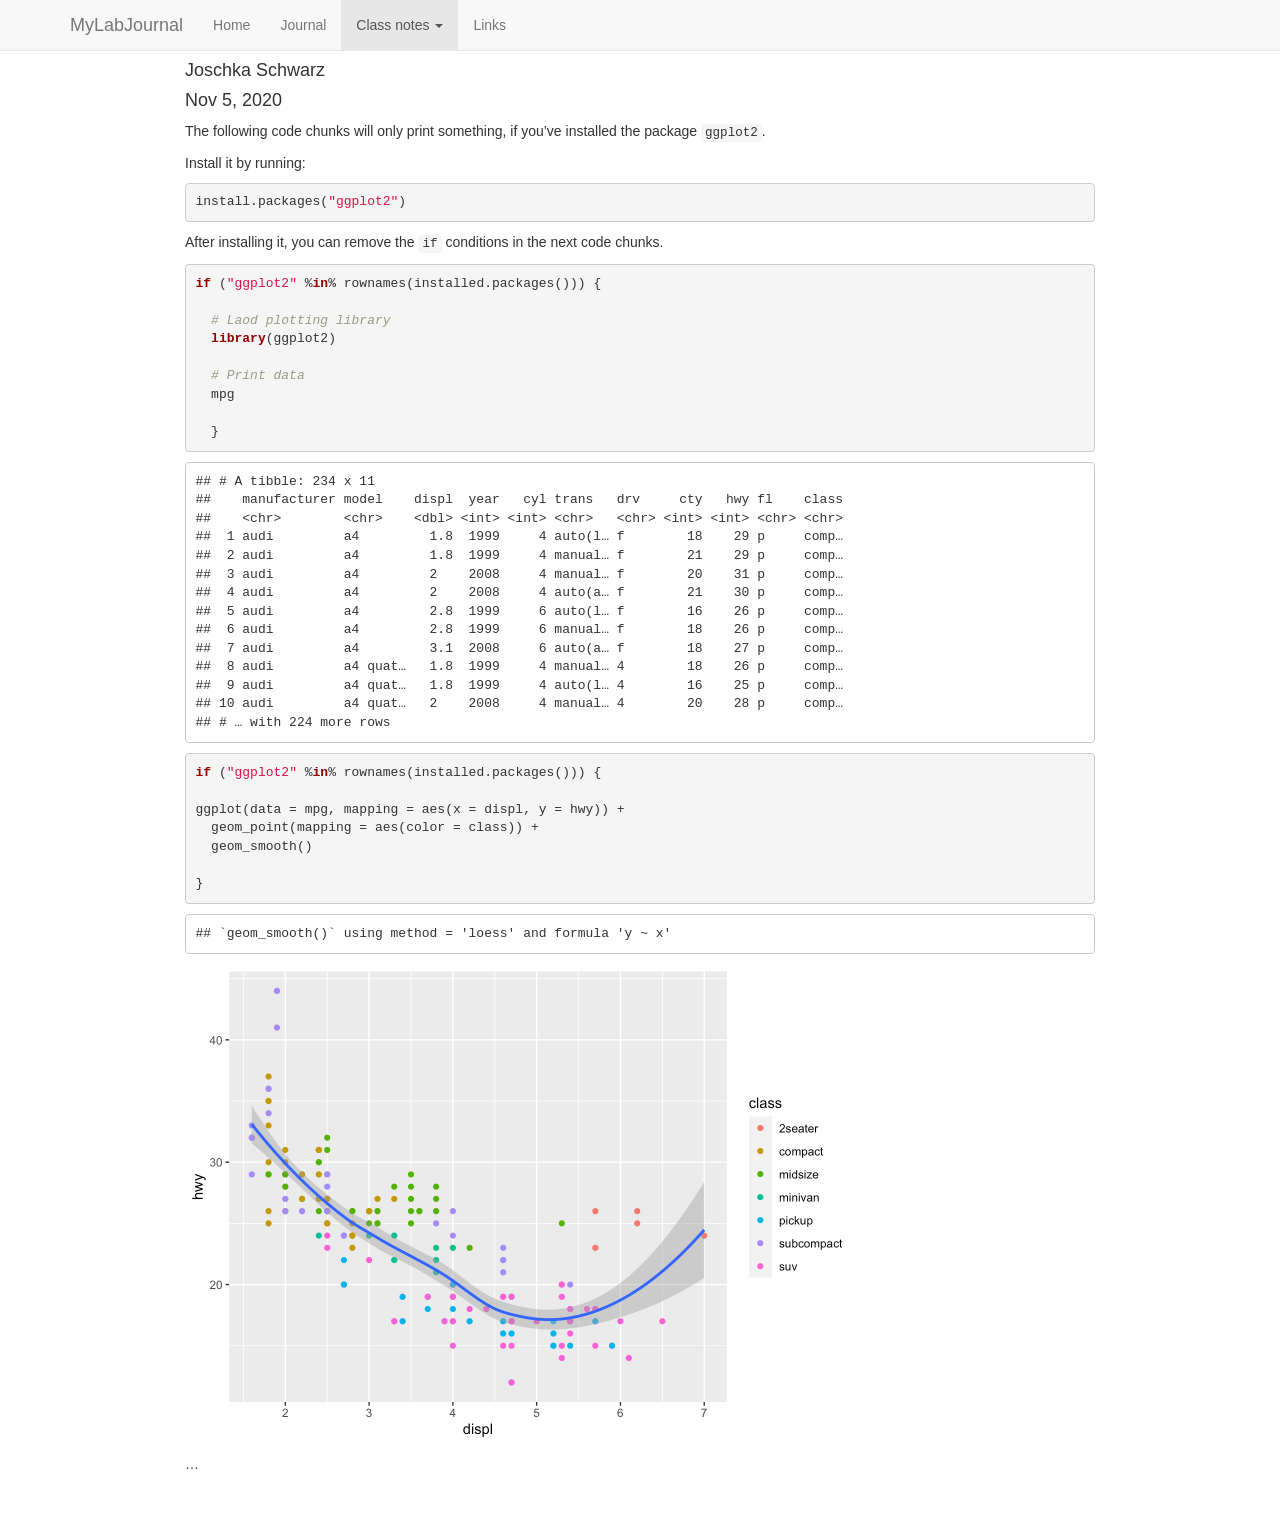
<file: docs/ggplot_graphs.html>
<!DOCTYPE html>

<html>

<head>

<meta charset="utf-8" />
<meta name="generator" content="pandoc" />
<meta http-equiv="X-UA-Compatible" content="IE=EDGE" />


<meta name="author" content="Joschka Schwarz" />


<title>ggplot Graphs</title>

<script src="site_libs/jquery-1.11.3/jquery.min.js"></script>
<meta name="viewport" content="width=device-width, initial-scale=1" />
<link href="site_libs/bootstrap-3.3.5/css/bootstrap.min.css" rel="stylesheet" />
<script src="site_libs/bootstrap-3.3.5/js/bootstrap.min.js"></script>
<script src="site_libs/bootstrap-3.3.5/shim/html5shiv.min.js"></script>
<script src="site_libs/bootstrap-3.3.5/shim/respond.min.js"></script>
<script src="site_libs/navigation-1.1/tabsets.js"></script>
<link href="site_libs/highlightjs-9.12.0/default.css" rel="stylesheet" />
<script src="site_libs/highlightjs-9.12.0/highlight.js"></script>
<link href="site_libs/anchor-sections-1.0/anchor-sections.css" rel="stylesheet" />
<script src="site_libs/anchor-sections-1.0/anchor-sections.js"></script>

<style type="text/css">
  code{white-space: pre-wrap;}
  span.smallcaps{font-variant: small-caps;}
  span.underline{text-decoration: underline;}
  div.column{display: inline-block; vertical-align: top; width: 50%;}
  div.hanging-indent{margin-left: 1.5em; text-indent: -1.5em;}
  ul.task-list{list-style: none;}
    </style>

<style type="text/css">code{white-space: pre;}</style>
<style type="text/css">
  pre:not([class]) {
    background-color: white;
  }
</style>
<script type="text/javascript">
if (window.hljs) {
  hljs.configure({languages: []});
  hljs.initHighlightingOnLoad();
  if (document.readyState && document.readyState === "complete") {
    window.setTimeout(function() { hljs.initHighlighting(); }, 0);
  }
}
</script>



<style type="text/css">
h1 {
  font-size: 34px;
}
h1.title {
  font-size: 38px;
}
h2 {
  font-size: 30px;
}
h3 {
  font-size: 24px;
}
h4 {
  font-size: 18px;
}
h5 {
  font-size: 16px;
}
h6 {
  font-size: 12px;
}
.table th:not([align]) {
  text-align: left;
}
</style>

<link rel="stylesheet" href="style.css" type="text/css" />



<style type = "text/css">
.main-container {
  max-width: 940px;
  margin-left: auto;
  margin-right: auto;
}
code {
  color: inherit;
  background-color: rgba(0, 0, 0, 0.04);
}
img {
  max-width:100%;
}
.tabbed-pane {
  padding-top: 12px;
}
.html-widget {
  margin-bottom: 20px;
}
button.code-folding-btn:focus {
  outline: none;
}
summary {
  display: list-item;
}
</style>


<style type="text/css">
/* padding for bootstrap navbar */
body {
  padding-top: 51px;
  padding-bottom: 40px;
}
/* offset scroll position for anchor links (for fixed navbar)  */
.section h1 {
  padding-top: 56px;
  margin-top: -56px;
}
.section h2 {
  padding-top: 56px;
  margin-top: -56px;
}
.section h3 {
  padding-top: 56px;
  margin-top: -56px;
}
.section h4 {
  padding-top: 56px;
  margin-top: -56px;
}
.section h5 {
  padding-top: 56px;
  margin-top: -56px;
}
.section h6 {
  padding-top: 56px;
  margin-top: -56px;
}
.dropdown-submenu {
  position: relative;
}
.dropdown-submenu>.dropdown-menu {
  top: 0;
  left: 100%;
  margin-top: -6px;
  margin-left: -1px;
  border-radius: 0 6px 6px 6px;
}
.dropdown-submenu:hover>.dropdown-menu {
  display: block;
}
.dropdown-submenu>a:after {
  display: block;
  content: " ";
  float: right;
  width: 0;
  height: 0;
  border-color: transparent;
  border-style: solid;
  border-width: 5px 0 5px 5px;
  border-left-color: #cccccc;
  margin-top: 5px;
  margin-right: -10px;
}
.dropdown-submenu:hover>a:after {
  border-left-color: #ffffff;
}
.dropdown-submenu.pull-left {
  float: none;
}
.dropdown-submenu.pull-left>.dropdown-menu {
  left: -100%;
  margin-left: 10px;
  border-radius: 6px 0 6px 6px;
}
</style>

<script>
// manage active state of menu based on current page
$(document).ready(function () {
  // active menu anchor
  href = window.location.pathname
  href = href.substr(href.lastIndexOf('/') + 1)
  if (href === "")
    href = "index.html";
  var menuAnchor = $('a[href="' + href + '"]');

  // mark it active
  menuAnchor.parent().addClass('active');

  // if it's got a parent navbar menu mark it active as well
  menuAnchor.closest('li.dropdown').addClass('active');
});
</script>

<!-- tabsets -->

<style type="text/css">
.tabset-dropdown > .nav-tabs {
  display: inline-table;
  max-height: 500px;
  min-height: 44px;
  overflow-y: auto;
  background: white;
  border: 1px solid #ddd;
  border-radius: 4px;
}

.tabset-dropdown > .nav-tabs > li.active:before {
  content: "";
  font-family: 'Glyphicons Halflings';
  display: inline-block;
  padding: 10px;
  border-right: 1px solid #ddd;
}

.tabset-dropdown > .nav-tabs.nav-tabs-open > li.active:before {
  content: "&#xe258;";
  border: none;
}

.tabset-dropdown > .nav-tabs.nav-tabs-open:before {
  content: "";
  font-family: 'Glyphicons Halflings';
  display: inline-block;
  padding: 10px;
  border-right: 1px solid #ddd;
}

.tabset-dropdown > .nav-tabs > li.active {
  display: block;
}

.tabset-dropdown > .nav-tabs > li > a,
.tabset-dropdown > .nav-tabs > li > a:focus,
.tabset-dropdown > .nav-tabs > li > a:hover {
  border: none;
  display: inline-block;
  border-radius: 4px;
  background-color: transparent;
}

.tabset-dropdown > .nav-tabs.nav-tabs-open > li {
  display: block;
  float: none;
}

.tabset-dropdown > .nav-tabs > li {
  display: none;
}
</style>

<!-- code folding -->




</head>

<body>


<div class="container-fluid main-container">




<div class="navbar navbar-default  navbar-fixed-top" role="navigation">
  <div class="container">
    <div class="navbar-header">
      <button type="button" class="navbar-toggle collapsed" data-toggle="collapse" data-target="#navbar">
        <span class="icon-bar"></span>
        <span class="icon-bar"></span>
        <span class="icon-bar"></span>
      </button>
      <a class="navbar-brand" href="index.html">MyLabJournal</a>
    </div>
    <div id="navbar" class="navbar-collapse collapse">
      <ul class="nav navbar-nav">
        <li>
  <a href="index.html">Home</a>
</li>
<li>
  <a href="journal.html">Journal</a>
</li>
<li class="dropdown">
  <a href="#" class="dropdown-toggle" data-toggle="dropdown" role="button" aria-expanded="false">
    Class notes
     
    <span class="caret"></span>
  </a>
  <ul class="dropdown-menu" role="menu">
    <li>
      <a href="dictionary.html">Dictionary</a>
    </li>
    <li>
      <a href="data_wrangling.html">Data Wrangling</a>
    </li>
    <li>
      <a href="ggplot_graphs.html">ggplot graphs</a>
    </li>
    <li>
      <a href="machine_learning.html">machine learning</a>
    </li>
  </ul>
</li>
<li>
  <a href="links.html">Links</a>
</li>
      </ul>
      <ul class="nav navbar-nav navbar-right">
        
      </ul>
    </div><!--/.nav-collapse -->
  </div><!--/.container -->
</div><!--/.navbar -->

<div class="fluid-row" id="header">



<h1 class="title toc-ignore">ggplot Graphs</h1>
<h4 class="author">Joschka Schwarz</h4>
<h4 class="date">Nov 5, 2020</h4>

</div>


<p>The following code chunks will only print something, if you’ve installed the package <code>ggplot2</code>.</p>
<p>Install it by running:</p>
<pre class="r"><code>install.packages(&quot;ggplot2&quot;)</code></pre>
<p>After installing it, you can remove the <code>if</code> conditions in the next code chunks.</p>
<pre class="r"><code>if (&quot;ggplot2&quot; %in% rownames(installed.packages())) {
  
  # Laod plotting library
  library(ggplot2)

  # Print data
  mpg
  
  }</code></pre>
<pre><code>## # A tibble: 234 x 11
##    manufacturer model    displ  year   cyl trans   drv     cty   hwy fl    class
##    &lt;chr&gt;        &lt;chr&gt;    &lt;dbl&gt; &lt;int&gt; &lt;int&gt; &lt;chr&gt;   &lt;chr&gt; &lt;int&gt; &lt;int&gt; &lt;chr&gt; &lt;chr&gt;
##  1 audi         a4         1.8  1999     4 auto(l… f        18    29 p     comp…
##  2 audi         a4         1.8  1999     4 manual… f        21    29 p     comp…
##  3 audi         a4         2    2008     4 manual… f        20    31 p     comp…
##  4 audi         a4         2    2008     4 auto(a… f        21    30 p     comp…
##  5 audi         a4         2.8  1999     6 auto(l… f        16    26 p     comp…
##  6 audi         a4         2.8  1999     6 manual… f        18    26 p     comp…
##  7 audi         a4         3.1  2008     6 auto(a… f        18    27 p     comp…
##  8 audi         a4 quat…   1.8  1999     4 manual… 4        18    26 p     comp…
##  9 audi         a4 quat…   1.8  1999     4 auto(l… 4        16    25 p     comp…
## 10 audi         a4 quat…   2    2008     4 manual… 4        20    28 p     comp…
## # … with 224 more rows</code></pre>
<pre class="r"><code>if (&quot;ggplot2&quot; %in% rownames(installed.packages())) {
  
ggplot(data = mpg, mapping = aes(x = displ, y = hwy)) + 
  geom_point(mapping = aes(color = class)) + 
  geom_smooth()
  
}</code></pre>
<pre><code>## `geom_smooth()` using method = &#39;loess&#39; and formula &#39;y ~ x&#39;</code></pre>
<p><img src="ggplot_graphs_files/figure-html/unnamed-chunk-3-1.png" width="672" /></p>
<p>…</p>




</div>

<script>

// add bootstrap table styles to pandoc tables
function bootstrapStylePandocTables() {
  $('tr.odd').parent('tbody').parent('table').addClass('table table-condensed');
}
$(document).ready(function () {
  bootstrapStylePandocTables();
});


</script>

<!-- tabsets -->

<script>
$(document).ready(function () {
  window.buildTabsets("TOC");
});

$(document).ready(function () {
  $('.tabset-dropdown > .nav-tabs > li').click(function () {
    $(this).parent().toggleClass('nav-tabs-open')
  });
});
</script>

<!-- code folding -->


<!-- dynamically load mathjax for compatibility with self-contained -->
<script>
  (function () {
    var script = document.createElement("script");
    script.type = "text/javascript";
    script.src  = "https://mathjax.rstudio.com/latest/MathJax.js?config=TeX-AMS-MML_HTMLorMML";
    document.getElementsByTagName("head")[0].appendChild(script);
  })();
</script>

</body>
</html>
</file>
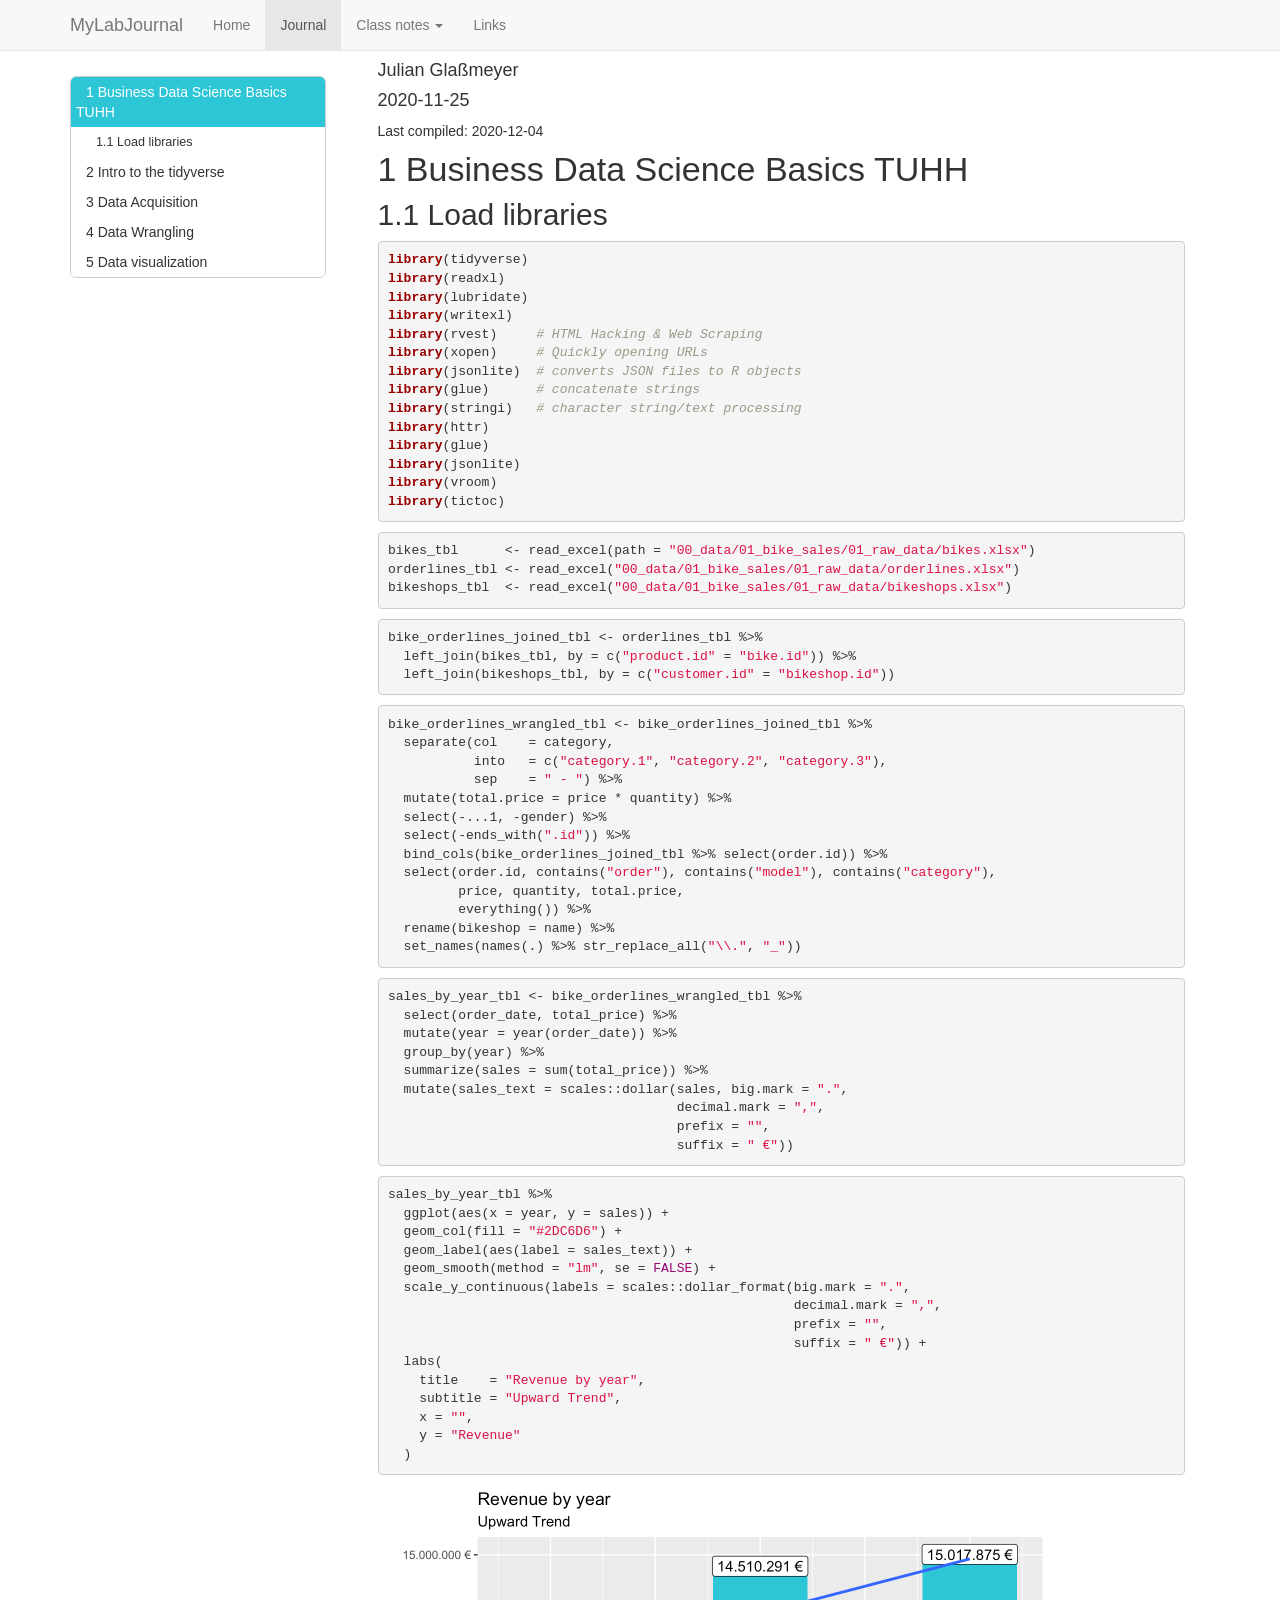
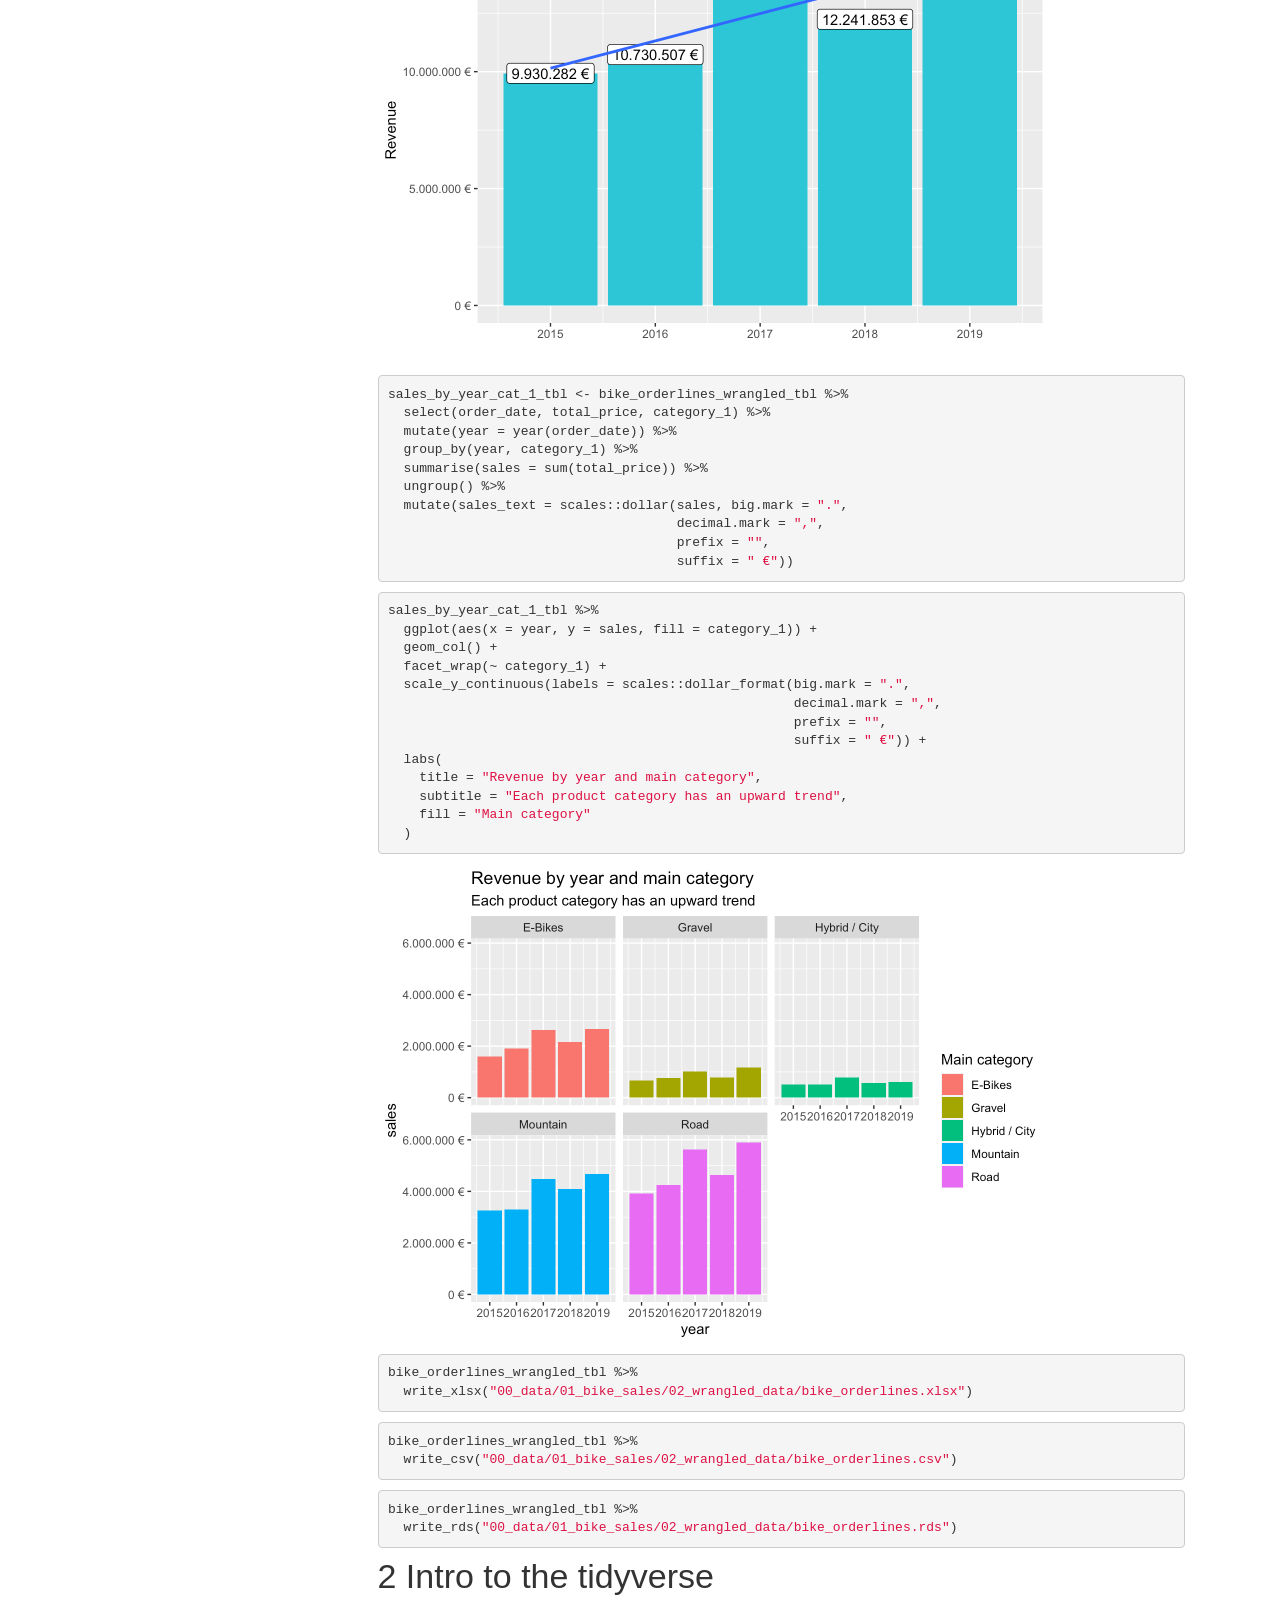
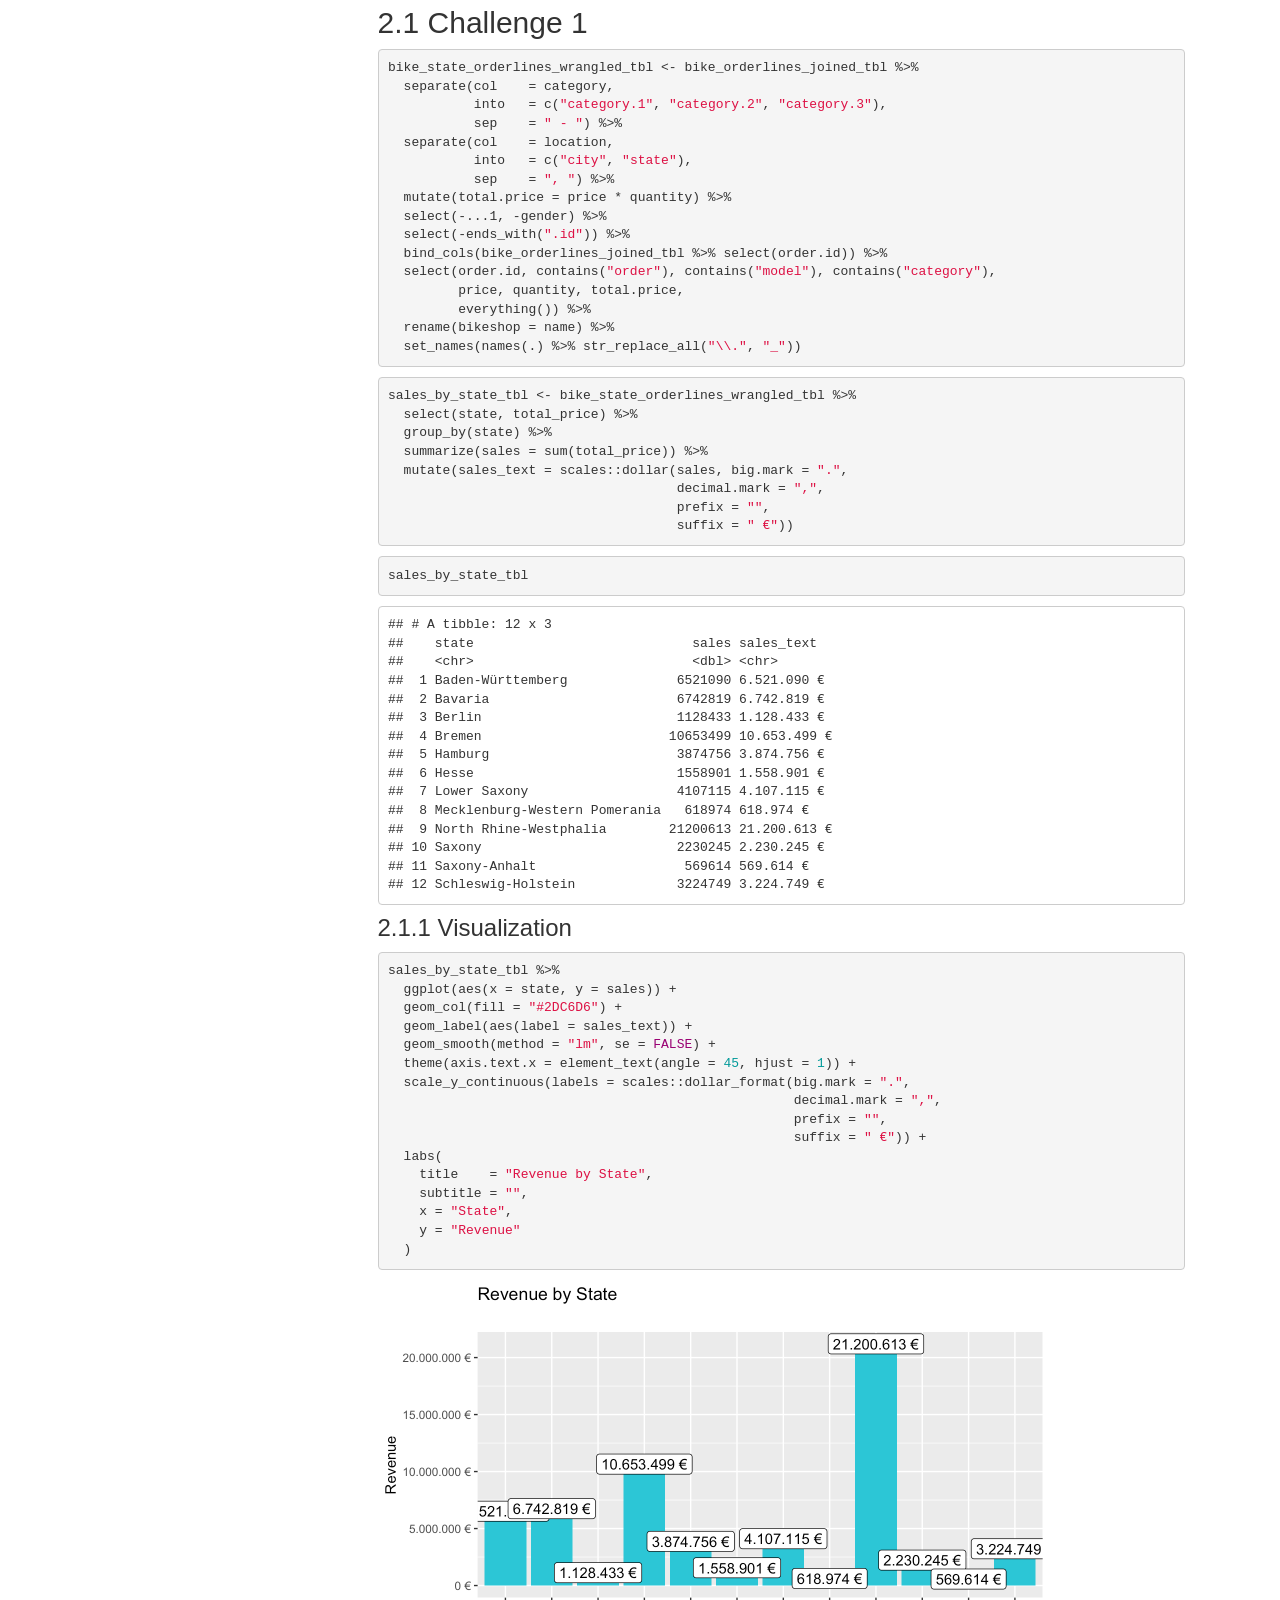
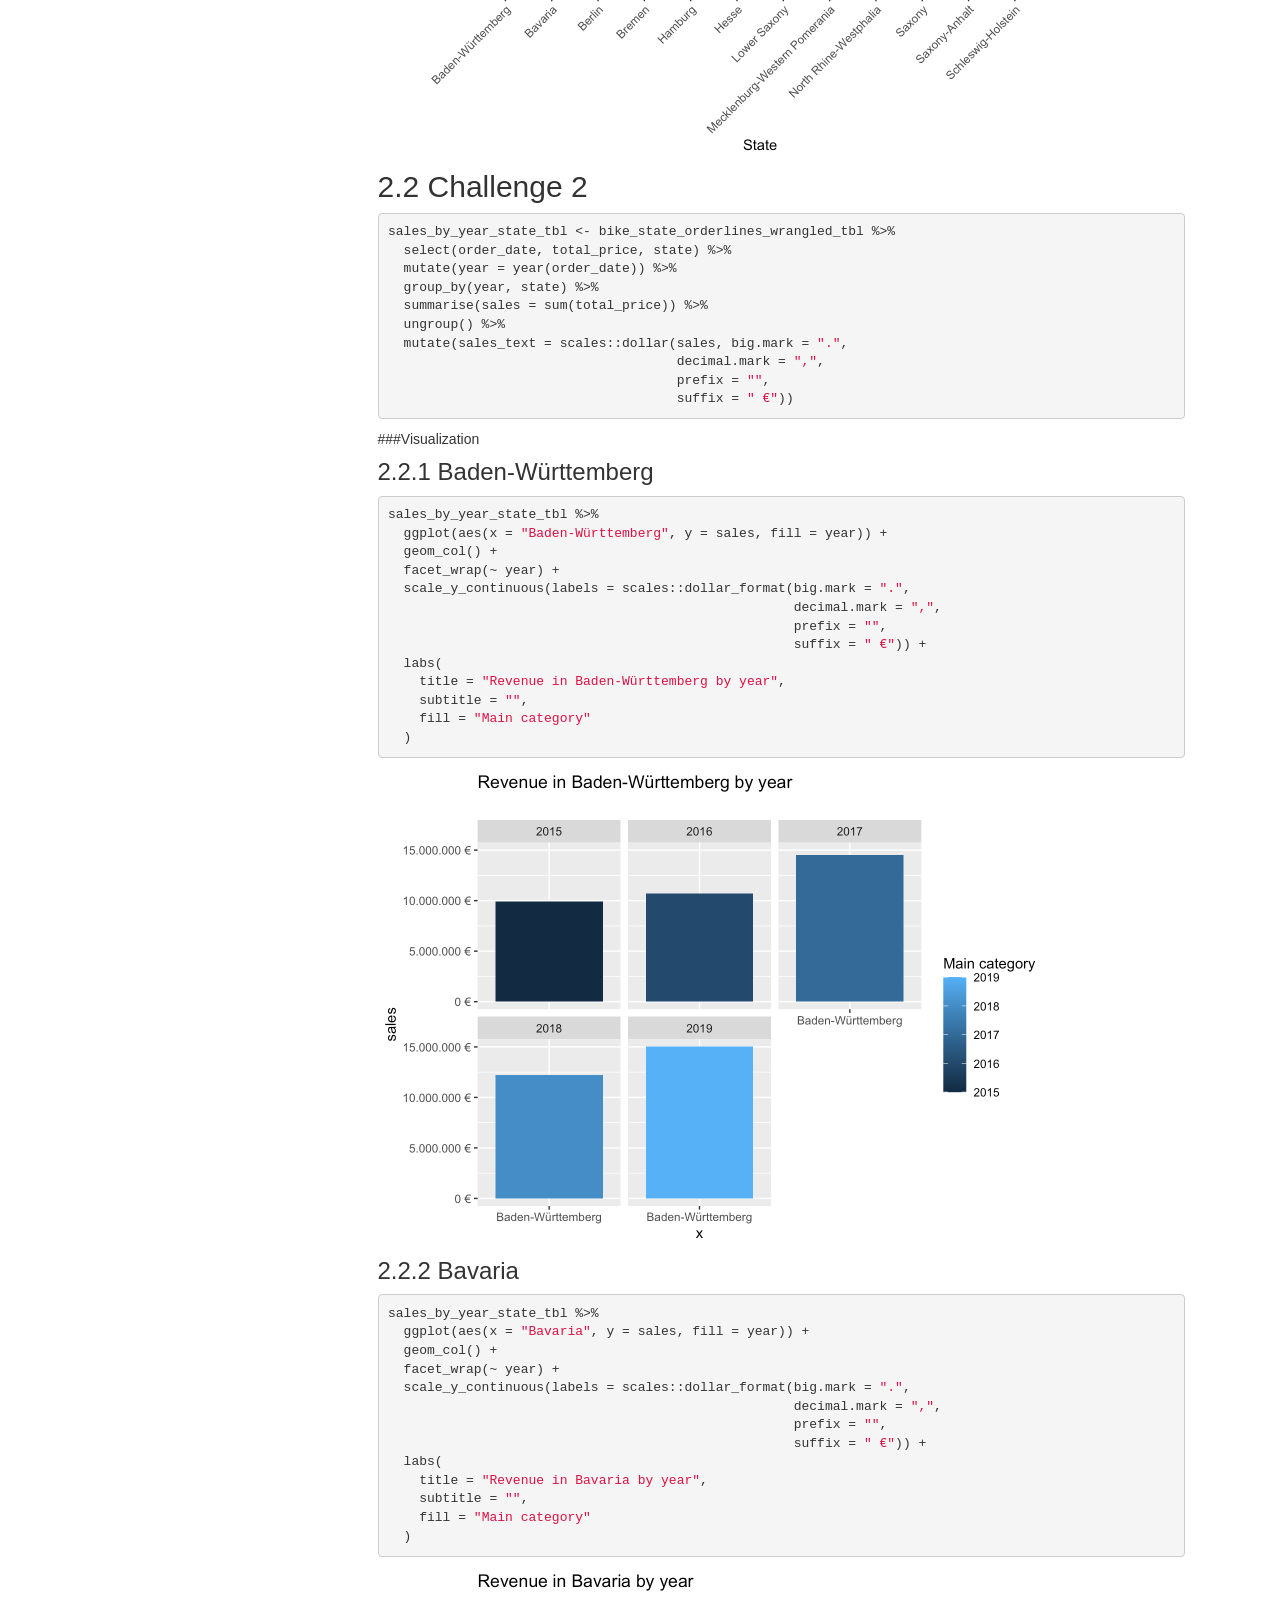
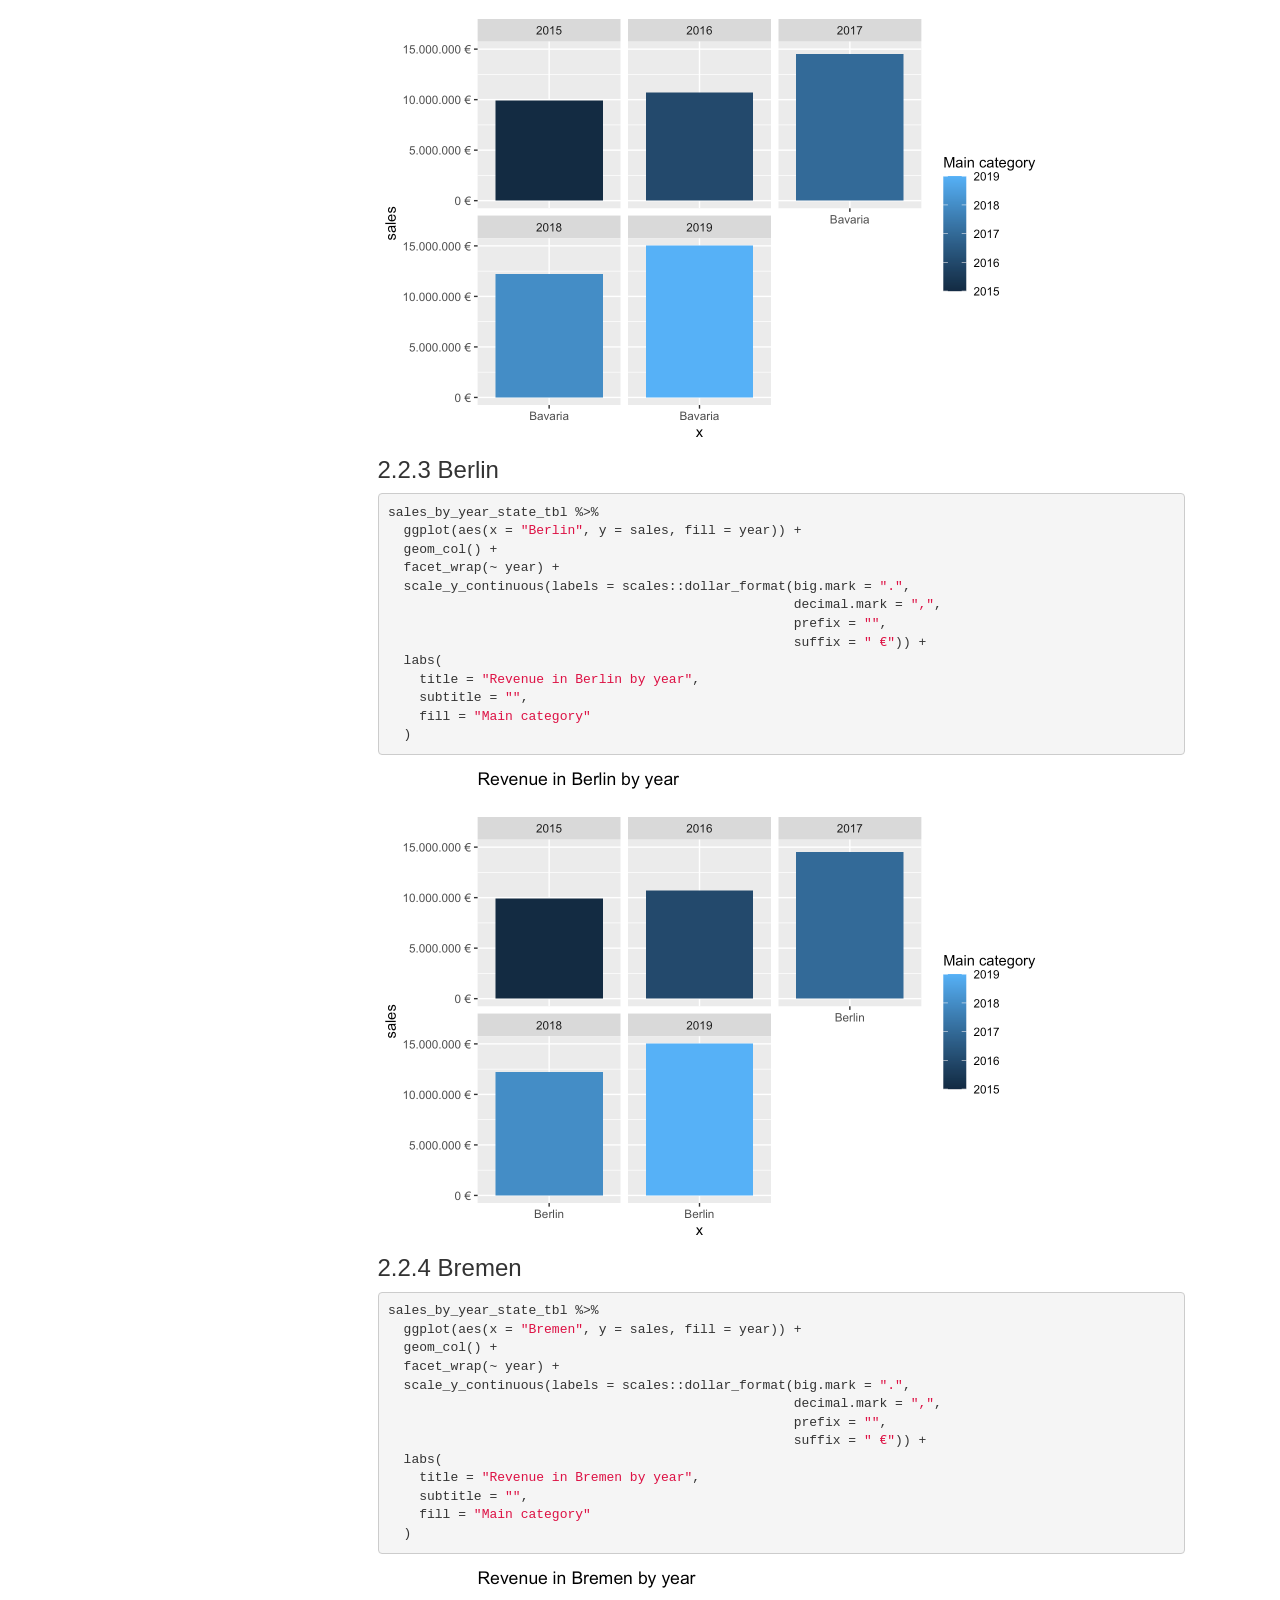
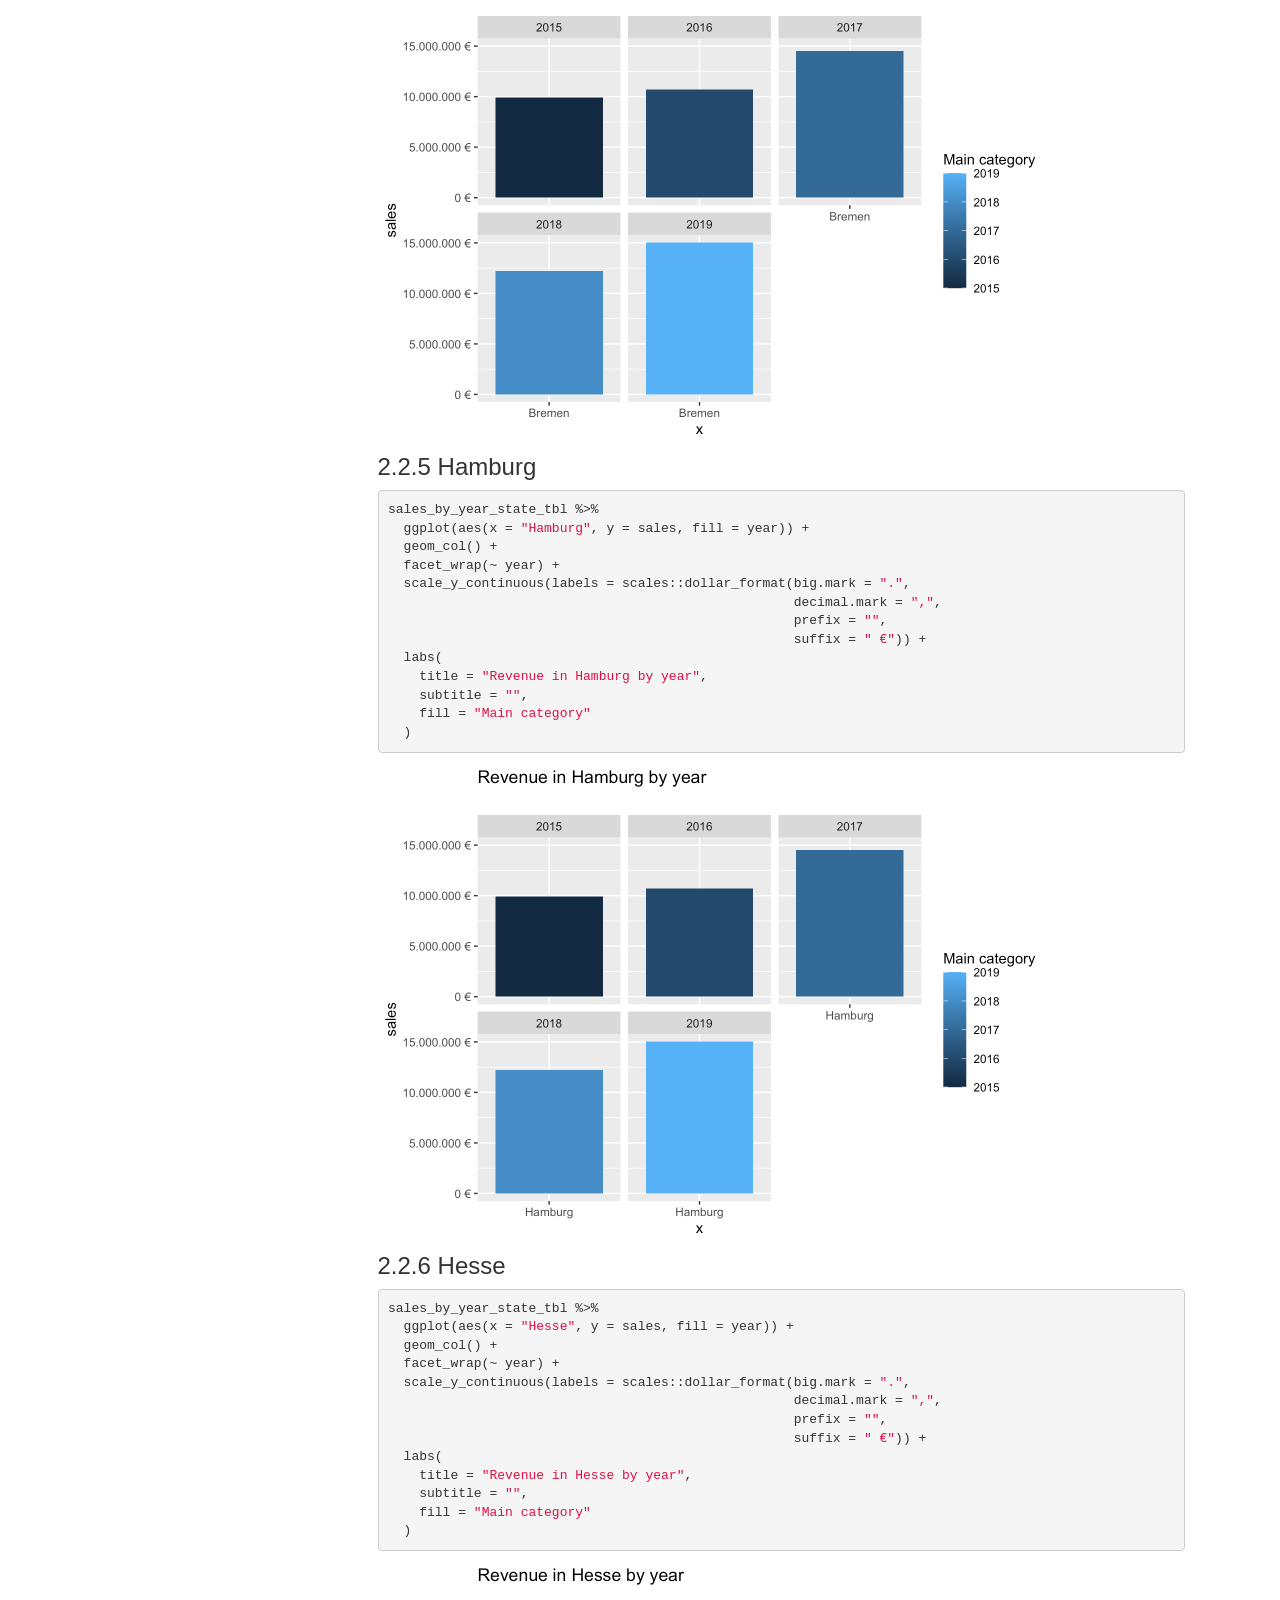
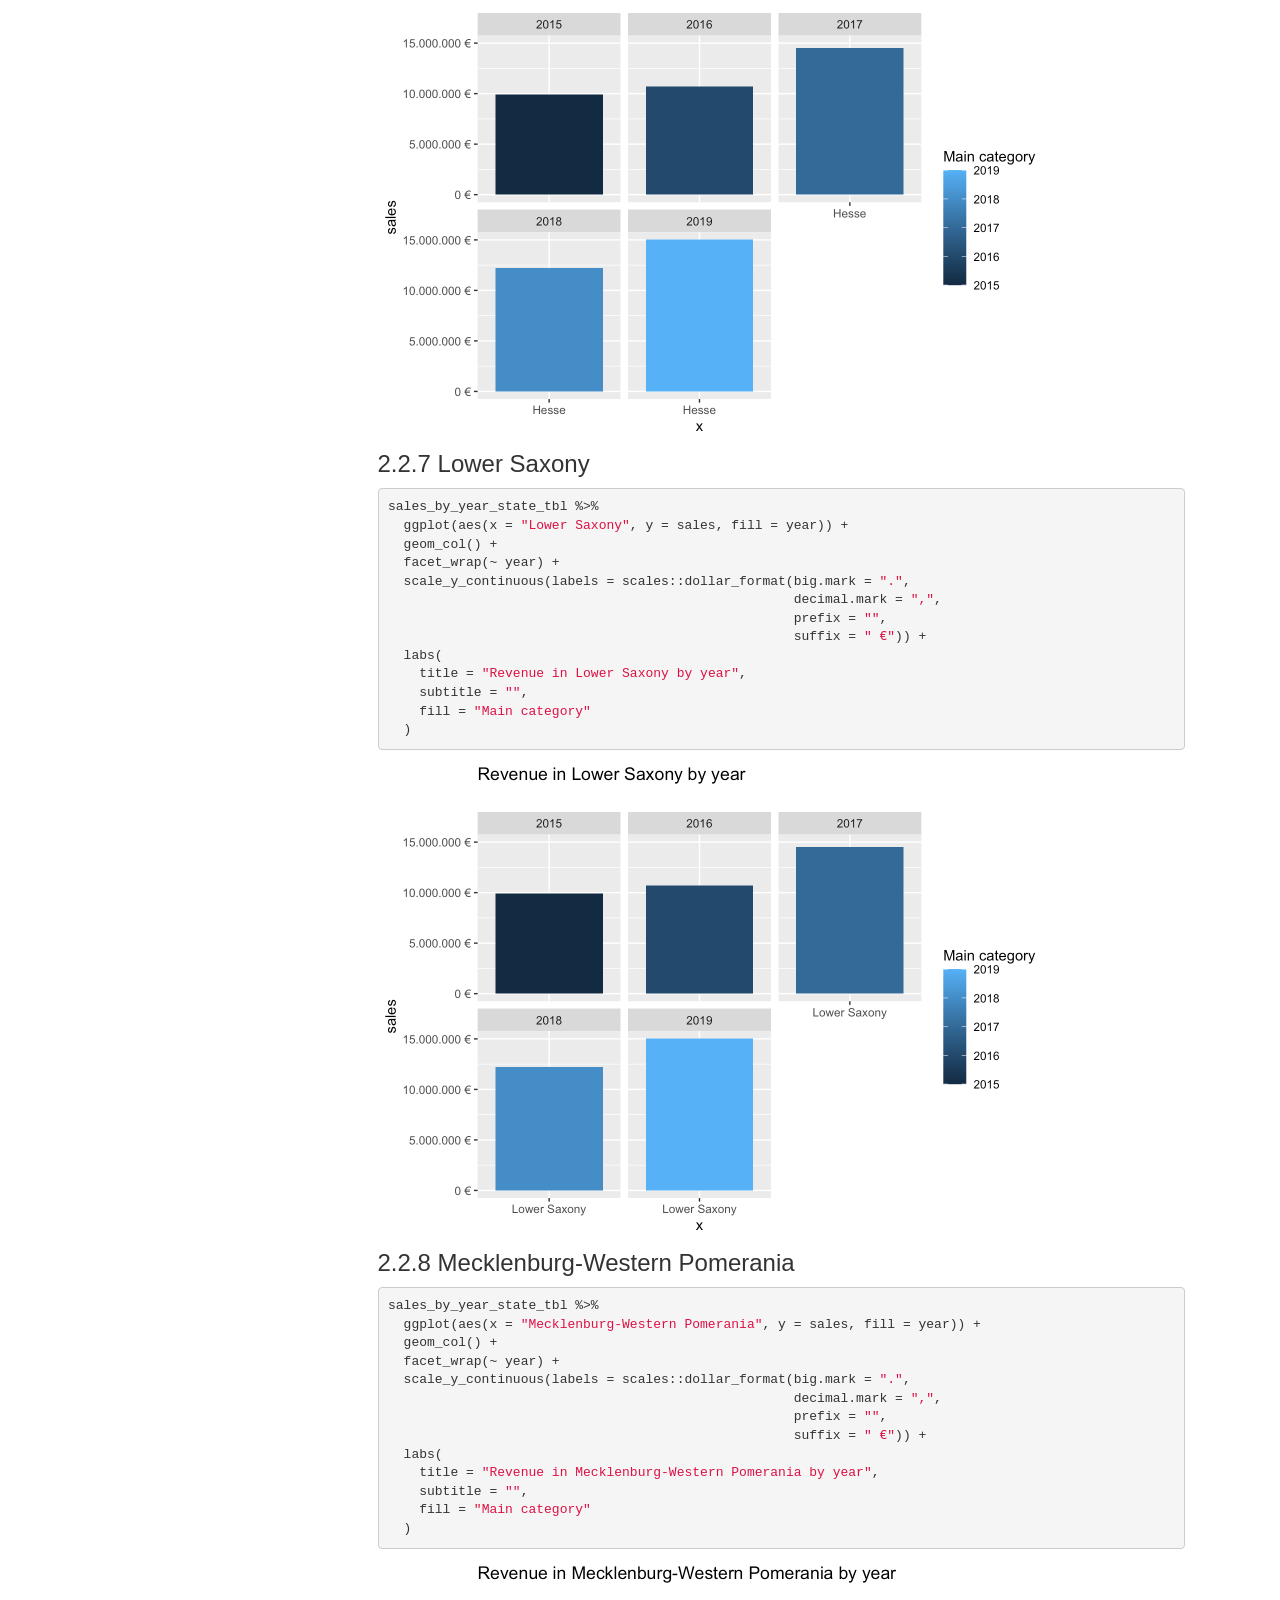
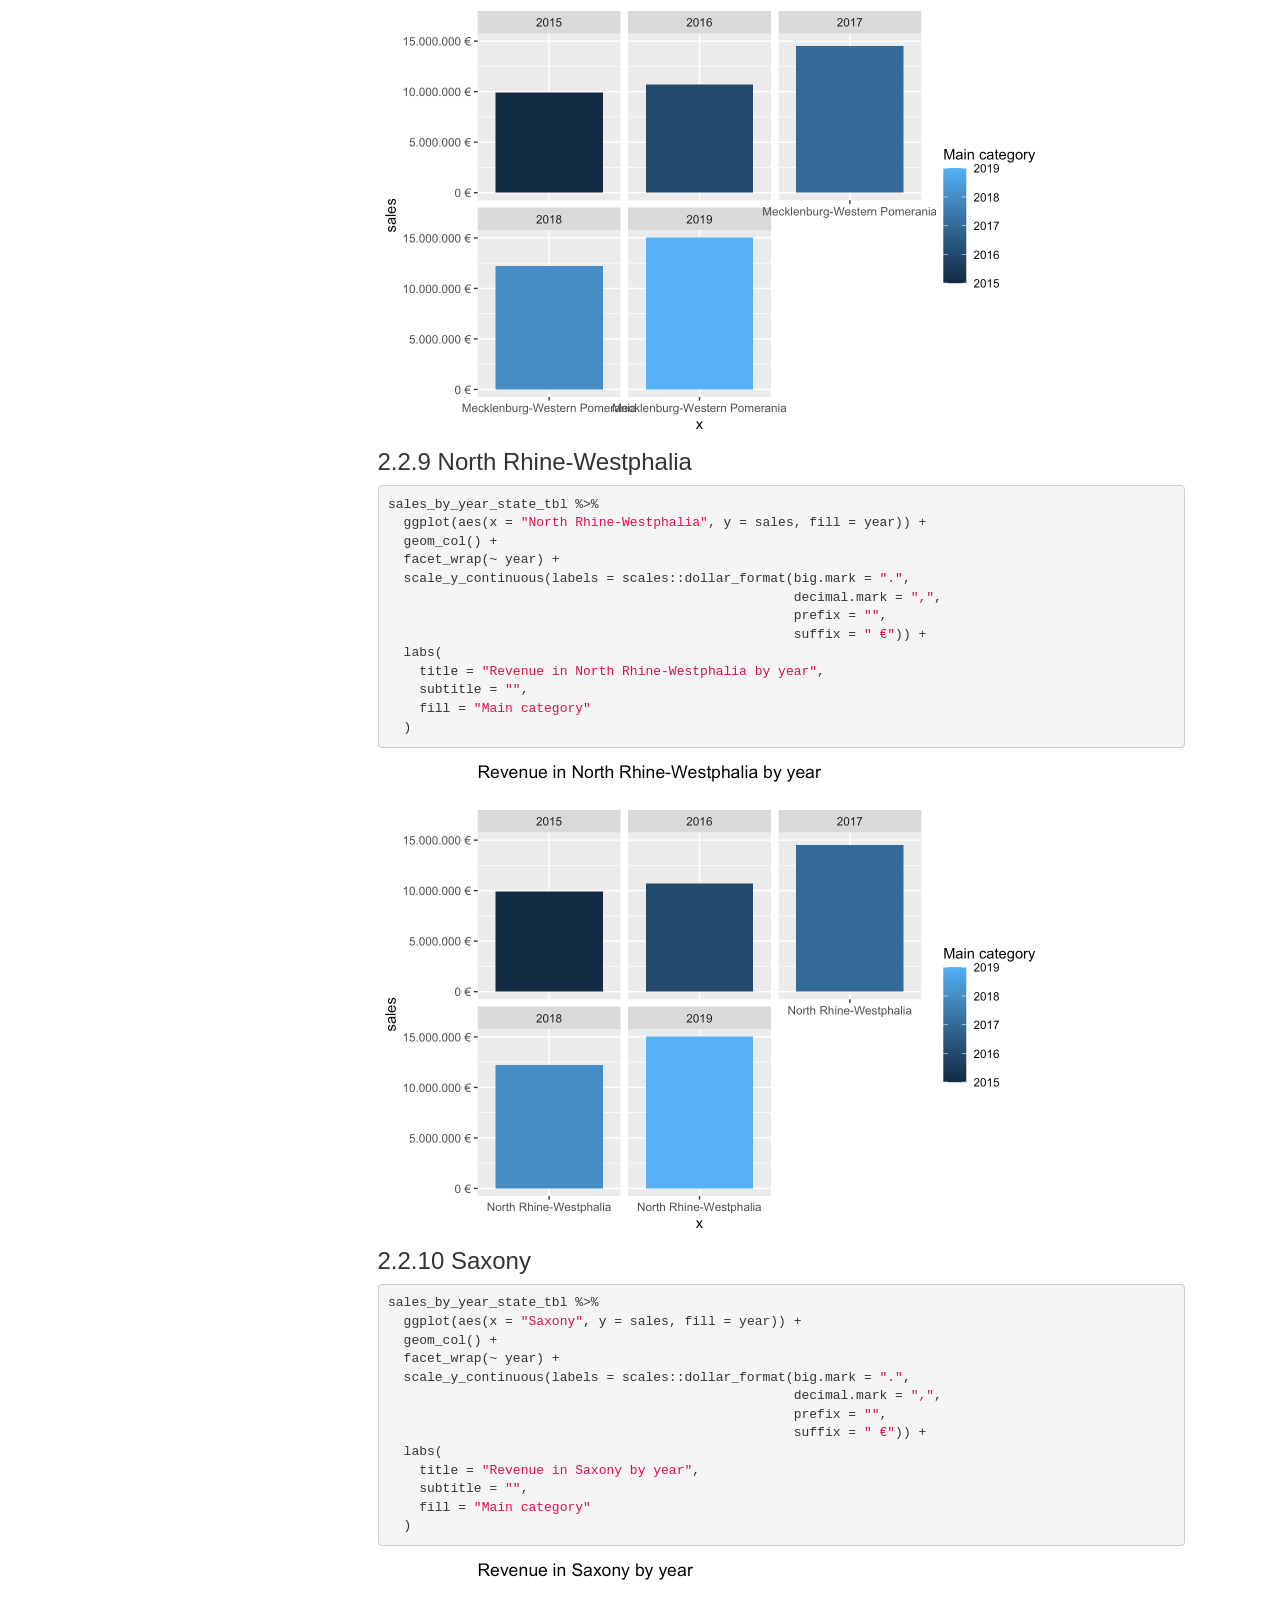
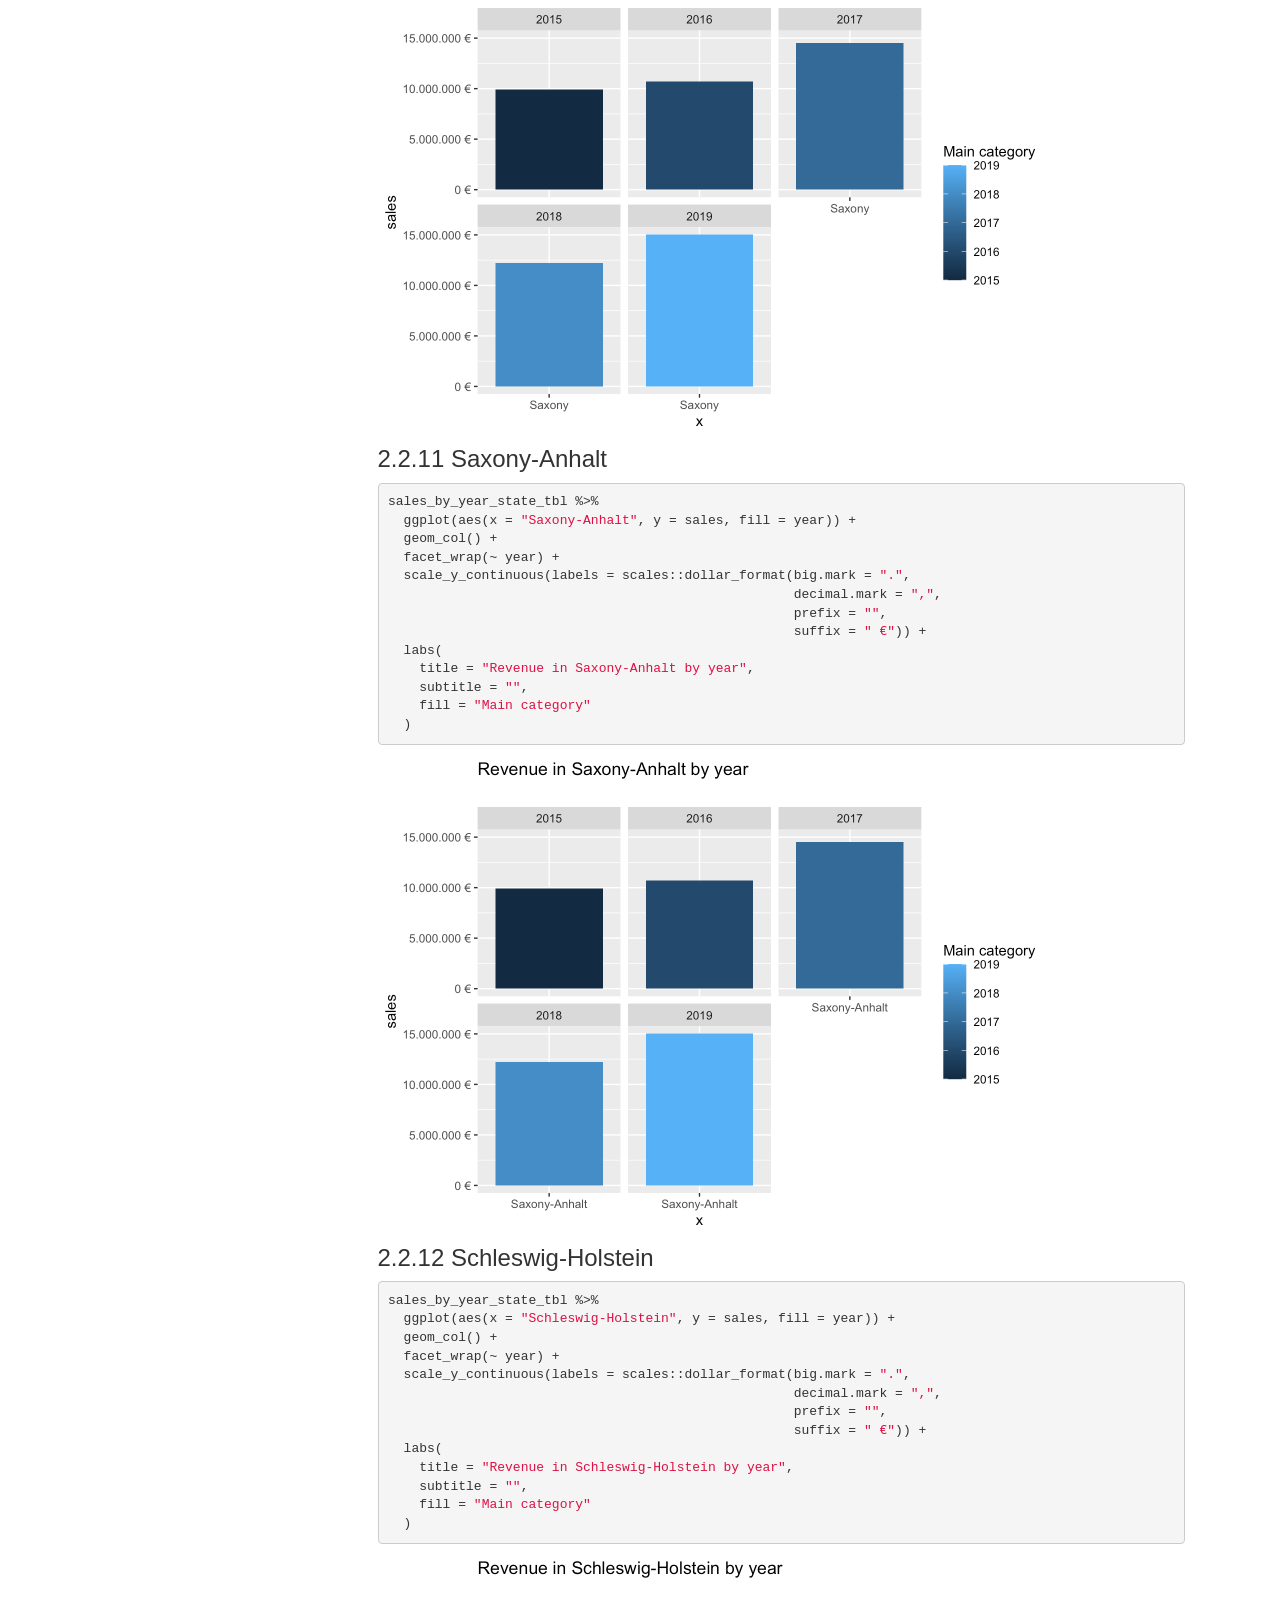
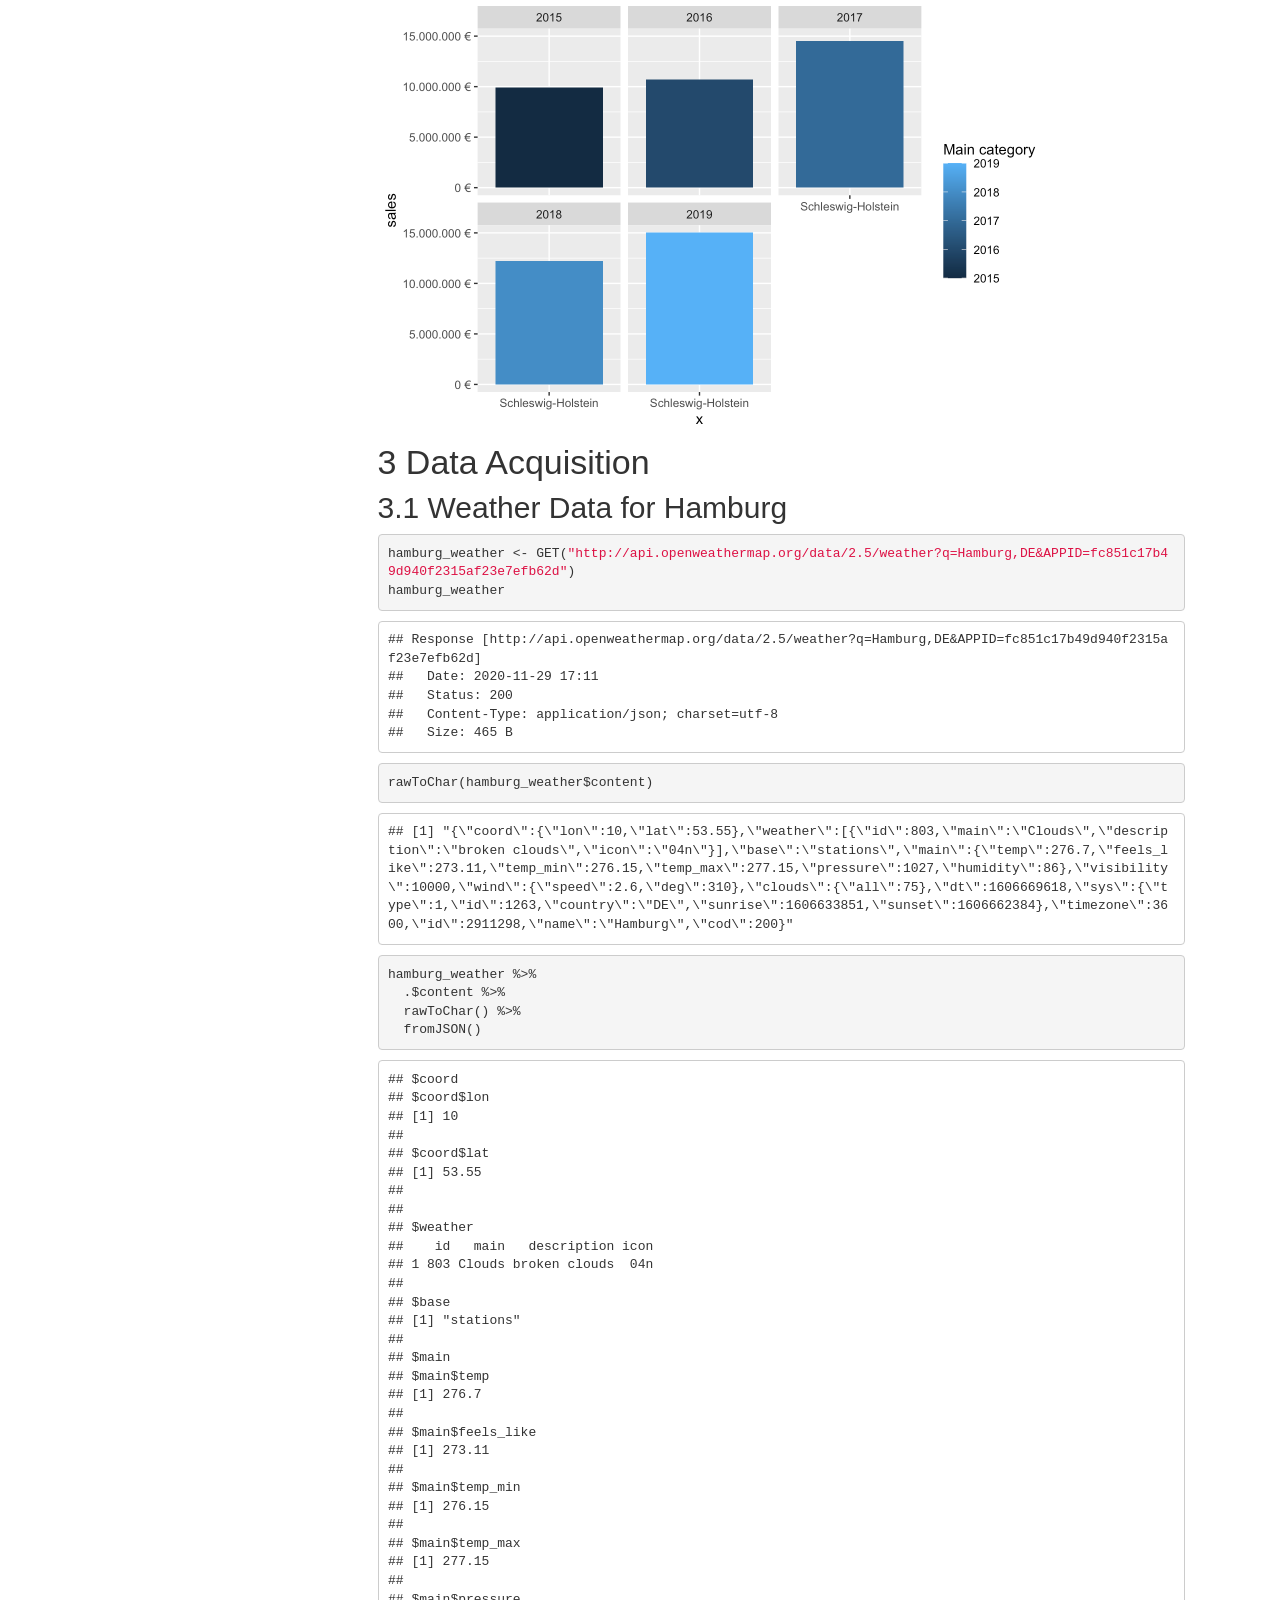
<file: docs/journal.html>
<!DOCTYPE html>

<html>

<head>

<meta charset="utf-8" />
<meta name="generator" content="pandoc" />
<meta http-equiv="X-UA-Compatible" content="IE=EDGE" />


<meta name="author" content="Julian Glaßmeyer" />

<meta name="date" content="2020-11-25" />

<title>Journal (reproducible report)</title>

<script src="site_libs/jquery-1.11.3/jquery.min.js"></script>
<meta name="viewport" content="width=device-width, initial-scale=1" />
<link href="site_libs/bootstrap-3.3.5/css/bootstrap.min.css" rel="stylesheet" />
<script src="site_libs/bootstrap-3.3.5/js/bootstrap.min.js"></script>
<script src="site_libs/bootstrap-3.3.5/shim/html5shiv.min.js"></script>
<script src="site_libs/bootstrap-3.3.5/shim/respond.min.js"></script>
<script src="site_libs/jqueryui-1.11.4/jquery-ui.min.js"></script>
<link href="site_libs/tocify-1.9.1/jquery.tocify.css" rel="stylesheet" />
<script src="site_libs/tocify-1.9.1/jquery.tocify.js"></script>
<script src="site_libs/navigation-1.1/tabsets.js"></script>
<link href="site_libs/highlightjs-9.12.0/default.css" rel="stylesheet" />
<script src="site_libs/highlightjs-9.12.0/highlight.js"></script>
<link href="site_libs/anchor-sections-1.0/anchor-sections.css" rel="stylesheet" />
<script src="site_libs/anchor-sections-1.0/anchor-sections.js"></script>

<style type="text/css">
  code{white-space: pre-wrap;}
  span.smallcaps{font-variant: small-caps;}
  span.underline{text-decoration: underline;}
  div.column{display: inline-block; vertical-align: top; width: 50%;}
  div.hanging-indent{margin-left: 1.5em; text-indent: -1.5em;}
  ul.task-list{list-style: none;}
    </style>

<style type="text/css">code{white-space: pre;}</style>
<style type="text/css">
  pre:not([class]) {
    background-color: white;
  }
</style>
<script type="text/javascript">
if (window.hljs) {
  hljs.configure({languages: []});
  hljs.initHighlightingOnLoad();
  if (document.readyState && document.readyState === "complete") {
    window.setTimeout(function() { hljs.initHighlighting(); }, 0);
  }
}
</script>



<style type="text/css">
h1 {
  font-size: 34px;
}
h1.title {
  font-size: 38px;
}
h2 {
  font-size: 30px;
}
h3 {
  font-size: 24px;
}
h4 {
  font-size: 18px;
}
h5 {
  font-size: 16px;
}
h6 {
  font-size: 12px;
}
.table th:not([align]) {
  text-align: left;
}
</style>

<link rel="stylesheet" href="style.css" type="text/css" />



<style type = "text/css">
.main-container {
  max-width: 940px;
  margin-left: auto;
  margin-right: auto;
}
code {
  color: inherit;
  background-color: rgba(0, 0, 0, 0.04);
}
img {
  max-width:100%;
}
.tabbed-pane {
  padding-top: 12px;
}
.html-widget {
  margin-bottom: 20px;
}
button.code-folding-btn:focus {
  outline: none;
}
summary {
  display: list-item;
}
</style>


<style type="text/css">
/* padding for bootstrap navbar */
body {
  padding-top: 51px;
  padding-bottom: 40px;
}
/* offset scroll position for anchor links (for fixed navbar)  */
.section h1 {
  padding-top: 56px;
  margin-top: -56px;
}
.section h2 {
  padding-top: 56px;
  margin-top: -56px;
}
.section h3 {
  padding-top: 56px;
  margin-top: -56px;
}
.section h4 {
  padding-top: 56px;
  margin-top: -56px;
}
.section h5 {
  padding-top: 56px;
  margin-top: -56px;
}
.section h6 {
  padding-top: 56px;
  margin-top: -56px;
}
.dropdown-submenu {
  position: relative;
}
.dropdown-submenu>.dropdown-menu {
  top: 0;
  left: 100%;
  margin-top: -6px;
  margin-left: -1px;
  border-radius: 0 6px 6px 6px;
}
.dropdown-submenu:hover>.dropdown-menu {
  display: block;
}
.dropdown-submenu>a:after {
  display: block;
  content: " ";
  float: right;
  width: 0;
  height: 0;
  border-color: transparent;
  border-style: solid;
  border-width: 5px 0 5px 5px;
  border-left-color: #cccccc;
  margin-top: 5px;
  margin-right: -10px;
}
.dropdown-submenu:hover>a:after {
  border-left-color: #ffffff;
}
.dropdown-submenu.pull-left {
  float: none;
}
.dropdown-submenu.pull-left>.dropdown-menu {
  left: -100%;
  margin-left: 10px;
  border-radius: 6px 0 6px 6px;
}
</style>

<script>
// manage active state of menu based on current page
$(document).ready(function () {
  // active menu anchor
  href = window.location.pathname
  href = href.substr(href.lastIndexOf('/') + 1)
  if (href === "")
    href = "index.html";
  var menuAnchor = $('a[href="' + href + '"]');

  // mark it active
  menuAnchor.parent().addClass('active');

  // if it's got a parent navbar menu mark it active as well
  menuAnchor.closest('li.dropdown').addClass('active');
});
</script>

<!-- tabsets -->

<style type="text/css">
.tabset-dropdown > .nav-tabs {
  display: inline-table;
  max-height: 500px;
  min-height: 44px;
  overflow-y: auto;
  background: white;
  border: 1px solid #ddd;
  border-radius: 4px;
}

.tabset-dropdown > .nav-tabs > li.active:before {
  content: "";
  font-family: 'Glyphicons Halflings';
  display: inline-block;
  padding: 10px;
  border-right: 1px solid #ddd;
}

.tabset-dropdown > .nav-tabs.nav-tabs-open > li.active:before {
  content: "&#xe258;";
  border: none;
}

.tabset-dropdown > .nav-tabs.nav-tabs-open:before {
  content: "";
  font-family: 'Glyphicons Halflings';
  display: inline-block;
  padding: 10px;
  border-right: 1px solid #ddd;
}

.tabset-dropdown > .nav-tabs > li.active {
  display: block;
}

.tabset-dropdown > .nav-tabs > li > a,
.tabset-dropdown > .nav-tabs > li > a:focus,
.tabset-dropdown > .nav-tabs > li > a:hover {
  border: none;
  display: inline-block;
  border-radius: 4px;
  background-color: transparent;
}

.tabset-dropdown > .nav-tabs.nav-tabs-open > li {
  display: block;
  float: none;
}

.tabset-dropdown > .nav-tabs > li {
  display: none;
}
</style>

<!-- code folding -->



<style type="text/css">

#TOC {
  margin: 25px 0px 20px 0px;
}
@media (max-width: 768px) {
#TOC {
  position: relative;
  width: 100%;
}
}

@media print {
.toc-content {
  /* see https://github.com/w3c/csswg-drafts/issues/4434 */
  float: right;
}
}

.toc-content {
  padding-left: 30px;
  padding-right: 40px;
}

div.main-container {
  max-width: 1200px;
}

div.tocify {
  width: 20%;
  max-width: 260px;
  max-height: 85%;
}

@media (min-width: 768px) and (max-width: 991px) {
  div.tocify {
    width: 25%;
  }
}

@media (max-width: 767px) {
  div.tocify {
    width: 100%;
    max-width: none;
  }
}

.tocify ul, .tocify li {
  line-height: 20px;
}

.tocify-subheader .tocify-item {
  font-size: 0.90em;
}

.tocify .list-group-item {
  border-radius: 0px;
}


</style>



</head>

<body>


<div class="container-fluid main-container">


<!-- setup 3col/9col grid for toc_float and main content  -->
<div class="row-fluid">
<div class="col-xs-12 col-sm-4 col-md-3">
<div id="TOC" class="tocify">
</div>
</div>

<div class="toc-content col-xs-12 col-sm-8 col-md-9">




<div class="navbar navbar-default  navbar-fixed-top" role="navigation">
  <div class="container">
    <div class="navbar-header">
      <button type="button" class="navbar-toggle collapsed" data-toggle="collapse" data-target="#navbar">
        <span class="icon-bar"></span>
        <span class="icon-bar"></span>
        <span class="icon-bar"></span>
      </button>
      <a class="navbar-brand" href="index.html">MyLabJournal</a>
    </div>
    <div id="navbar" class="navbar-collapse collapse">
      <ul class="nav navbar-nav">
        <li>
  <a href="index.html">Home</a>
</li>
<li>
  <a href="journal.html">Journal</a>
</li>
<li class="dropdown">
  <a href="#" class="dropdown-toggle" data-toggle="dropdown" role="button" aria-expanded="false">
    Class notes
     
    <span class="caret"></span>
  </a>
  <ul class="dropdown-menu" role="menu">
    <li>
      <a href="dictionary.html">Dictionary</a>
    </li>
    <li>
      <a href="data_wrangling.html">Data Wrangling</a>
    </li>
    <li>
      <a href="ggplot_graphs.html">ggplot graphs</a>
    </li>
    <li>
      <a href="machine_learning.html">machine learning</a>
    </li>
  </ul>
</li>
<li>
  <a href="links.html">Links</a>
</li>
      </ul>
      <ul class="nav navbar-nav navbar-right">
        
      </ul>
    </div><!--/.nav-collapse -->
  </div><!--/.container -->
</div><!--/.navbar -->

<div class="fluid-row" id="header">



<h1 class="title toc-ignore">Journal (reproducible report)</h1>
<h4 class="author">Julian Glaßmeyer</h4>
<h4 class="date">2020-11-25</h4>

</div>


<p>Last compiled: 2020-12-04</p>
<div id="business-data-science-basics-tuhh" class="section level1">
<h1><span class="header-section-number">1</span> Business Data Science Basics TUHH</h1>
<div id="load-libraries" class="section level2">
<h2><span class="header-section-number">1.1</span> Load libraries</h2>
<pre class="r"><code>library(tidyverse)
library(readxl)
library(lubridate)
library(writexl)
library(rvest)     # HTML Hacking &amp; Web Scraping
library(xopen)     # Quickly opening URLs
library(jsonlite)  # converts JSON files to R objects
library(glue)      # concatenate strings
library(stringi)   # character string/text processing
library(httr)
library(glue)
library(jsonlite)
library(vroom)
library(tictoc)</code></pre>
<pre class="r"><code>bikes_tbl      &lt;- read_excel(path = &quot;00_data/01_bike_sales/01_raw_data/bikes.xlsx&quot;)
orderlines_tbl &lt;- read_excel(&quot;00_data/01_bike_sales/01_raw_data/orderlines.xlsx&quot;)
bikeshops_tbl  &lt;- read_excel(&quot;00_data/01_bike_sales/01_raw_data/bikeshops.xlsx&quot;)</code></pre>
<pre class="r"><code>bike_orderlines_joined_tbl &lt;- orderlines_tbl %&gt;%
  left_join(bikes_tbl, by = c(&quot;product.id&quot; = &quot;bike.id&quot;)) %&gt;%
  left_join(bikeshops_tbl, by = c(&quot;customer.id&quot; = &quot;bikeshop.id&quot;))</code></pre>
<pre class="r"><code>bike_orderlines_wrangled_tbl &lt;- bike_orderlines_joined_tbl %&gt;%
  separate(col    = category,
           into   = c(&quot;category.1&quot;, &quot;category.2&quot;, &quot;category.3&quot;),
           sep    = &quot; - &quot;) %&gt;%
  mutate(total.price = price * quantity) %&gt;%
  select(-...1, -gender) %&gt;%
  select(-ends_with(&quot;.id&quot;)) %&gt;%
  bind_cols(bike_orderlines_joined_tbl %&gt;% select(order.id)) %&gt;% 
  select(order.id, contains(&quot;order&quot;), contains(&quot;model&quot;), contains(&quot;category&quot;),
         price, quantity, total.price,
         everything()) %&gt;%
  rename(bikeshop = name) %&gt;%
  set_names(names(.) %&gt;% str_replace_all(&quot;\\.&quot;, &quot;_&quot;))</code></pre>
<pre class="r"><code>sales_by_year_tbl &lt;- bike_orderlines_wrangled_tbl %&gt;%
  select(order_date, total_price) %&gt;%
  mutate(year = year(order_date)) %&gt;%
  group_by(year) %&gt;% 
  summarize(sales = sum(total_price)) %&gt;%
  mutate(sales_text = scales::dollar(sales, big.mark = &quot;.&quot;, 
                                     decimal.mark = &quot;,&quot;, 
                                     prefix = &quot;&quot;, 
                                     suffix = &quot; €&quot;))</code></pre>
<pre class="r"><code>sales_by_year_tbl %&gt;%
  ggplot(aes(x = year, y = sales)) +
  geom_col(fill = &quot;#2DC6D6&quot;) + 
  geom_label(aes(label = sales_text)) + 
  geom_smooth(method = &quot;lm&quot;, se = FALSE) +
  scale_y_continuous(labels = scales::dollar_format(big.mark = &quot;.&quot;, 
                                                    decimal.mark = &quot;,&quot;, 
                                                    prefix = &quot;&quot;, 
                                                    suffix = &quot; €&quot;)) +
  labs(
    title    = &quot;Revenue by year&quot;,
    subtitle = &quot;Upward Trend&quot;,
    x = &quot;&quot;,
    y = &quot;Revenue&quot;
  )</code></pre>
<p><img src="journal_files/figure-html/unnamed-chunk-6-1.png" width="672" /></p>
<pre class="r"><code>sales_by_year_cat_1_tbl &lt;- bike_orderlines_wrangled_tbl %&gt;%
  select(order_date, total_price, category_1) %&gt;%
  mutate(year = year(order_date)) %&gt;%
  group_by(year, category_1) %&gt;%
  summarise(sales = sum(total_price)) %&gt;%
  ungroup() %&gt;%
  mutate(sales_text = scales::dollar(sales, big.mark = &quot;.&quot;, 
                                     decimal.mark = &quot;,&quot;, 
                                     prefix = &quot;&quot;, 
                                     suffix = &quot; €&quot;))</code></pre>
<pre class="r"><code>sales_by_year_cat_1_tbl %&gt;%
  ggplot(aes(x = year, y = sales, fill = category_1)) +
  geom_col() +
  facet_wrap(~ category_1) +
  scale_y_continuous(labels = scales::dollar_format(big.mark = &quot;.&quot;, 
                                                    decimal.mark = &quot;,&quot;, 
                                                    prefix = &quot;&quot;, 
                                                    suffix = &quot; €&quot;)) +
  labs(
    title = &quot;Revenue by year and main category&quot;,
    subtitle = &quot;Each product category has an upward trend&quot;,
    fill = &quot;Main category&quot;
  )</code></pre>
<p><img src="journal_files/figure-html/unnamed-chunk-8-1.png" width="672" /></p>
<pre class="r"><code>bike_orderlines_wrangled_tbl %&gt;%
  write_xlsx(&quot;00_data/01_bike_sales/02_wrangled_data/bike_orderlines.xlsx&quot;)</code></pre>
<pre class="r"><code>bike_orderlines_wrangled_tbl %&gt;% 
  write_csv(&quot;00_data/01_bike_sales/02_wrangled_data/bike_orderlines.csv&quot;)</code></pre>
<pre class="r"><code>bike_orderlines_wrangled_tbl %&gt;% 
  write_rds(&quot;00_data/01_bike_sales/02_wrangled_data/bike_orderlines.rds&quot;)</code></pre>
</div>
</div>
<div id="intro-to-the-tidyverse" class="section level1">
<h1><span class="header-section-number">2</span> Intro to the tidyverse</h1>
<div id="challenge-1" class="section level2">
<h2><span class="header-section-number">2.1</span> Challenge 1</h2>
<pre class="r"><code>bike_state_orderlines_wrangled_tbl &lt;- bike_orderlines_joined_tbl %&gt;%
  separate(col    = category,
           into   = c(&quot;category.1&quot;, &quot;category.2&quot;, &quot;category.3&quot;),
           sep    = &quot; - &quot;) %&gt;%
  separate(col    = location,
           into   = c(&quot;city&quot;, &quot;state&quot;),
           sep    = &quot;, &quot;) %&gt;%
  mutate(total.price = price * quantity) %&gt;%
  select(-...1, -gender) %&gt;%
  select(-ends_with(&quot;.id&quot;)) %&gt;%
  bind_cols(bike_orderlines_joined_tbl %&gt;% select(order.id)) %&gt;% 
  select(order.id, contains(&quot;order&quot;), contains(&quot;model&quot;), contains(&quot;category&quot;),
         price, quantity, total.price,
         everything()) %&gt;%
  rename(bikeshop = name) %&gt;%
  set_names(names(.) %&gt;% str_replace_all(&quot;\\.&quot;, &quot;_&quot;))</code></pre>
<pre class="r"><code>sales_by_state_tbl &lt;- bike_state_orderlines_wrangled_tbl %&gt;%
  select(state, total_price) %&gt;%
  group_by(state) %&gt;% 
  summarize(sales = sum(total_price)) %&gt;%
  mutate(sales_text = scales::dollar(sales, big.mark = &quot;.&quot;, 
                                     decimal.mark = &quot;,&quot;, 
                                     prefix = &quot;&quot;, 
                                     suffix = &quot; €&quot;))</code></pre>
<pre class="r"><code>sales_by_state_tbl</code></pre>
<pre><code>## # A tibble: 12 x 3
##    state                            sales sales_text  
##    &lt;chr&gt;                            &lt;dbl&gt; &lt;chr&gt;       
##  1 Baden-Württemberg              6521090 6.521.090 € 
##  2 Bavaria                        6742819 6.742.819 € 
##  3 Berlin                         1128433 1.128.433 € 
##  4 Bremen                        10653499 10.653.499 €
##  5 Hamburg                        3874756 3.874.756 € 
##  6 Hesse                          1558901 1.558.901 € 
##  7 Lower Saxony                   4107115 4.107.115 € 
##  8 Mecklenburg-Western Pomerania   618974 618.974 €   
##  9 North Rhine-Westphalia        21200613 21.200.613 €
## 10 Saxony                         2230245 2.230.245 € 
## 11 Saxony-Anhalt                   569614 569.614 €   
## 12 Schleswig-Holstein             3224749 3.224.749 €</code></pre>
<div id="visualization" class="section level3">
<h3><span class="header-section-number">2.1.1</span> Visualization</h3>
<pre class="r"><code>sales_by_state_tbl %&gt;%
  ggplot(aes(x = state, y = sales)) +
  geom_col(fill = &quot;#2DC6D6&quot;) + 
  geom_label(aes(label = sales_text)) + 
  geom_smooth(method = &quot;lm&quot;, se = FALSE) +
  theme(axis.text.x = element_text(angle = 45, hjust = 1)) +
  scale_y_continuous(labels = scales::dollar_format(big.mark = &quot;.&quot;, 
                                                    decimal.mark = &quot;,&quot;, 
                                                    prefix = &quot;&quot;, 
                                                    suffix = &quot; €&quot;)) +
  labs(
    title    = &quot;Revenue by State&quot;,
    subtitle = &quot;&quot;,
    x = &quot;State&quot;,
    y = &quot;Revenue&quot;
  )</code></pre>
<p><img src="journal_files/figure-html/unnamed-chunk-15-1.png" width="672" /></p>
</div>
</div>
<div id="challenge-2" class="section level2">
<h2><span class="header-section-number">2.2</span> Challenge 2</h2>
<pre class="r"><code>sales_by_year_state_tbl &lt;- bike_state_orderlines_wrangled_tbl %&gt;%
  select(order_date, total_price, state) %&gt;%
  mutate(year = year(order_date)) %&gt;%
  group_by(year, state) %&gt;%
  summarise(sales = sum(total_price)) %&gt;%
  ungroup() %&gt;%
  mutate(sales_text = scales::dollar(sales, big.mark = &quot;.&quot;, 
                                     decimal.mark = &quot;,&quot;, 
                                     prefix = &quot;&quot;, 
                                     suffix = &quot; €&quot;))</code></pre>
<p>###Visualization</p>
<div id="baden-württemberg" class="section level3">
<h3><span class="header-section-number">2.2.1</span> Baden-Württemberg</h3>
<pre class="r"><code>sales_by_year_state_tbl %&gt;%
  ggplot(aes(x = &quot;Baden-Württemberg&quot;, y = sales, fill = year)) +
  geom_col() +
  facet_wrap(~ year) +
  scale_y_continuous(labels = scales::dollar_format(big.mark = &quot;.&quot;, 
                                                    decimal.mark = &quot;,&quot;, 
                                                    prefix = &quot;&quot;, 
                                                    suffix = &quot; €&quot;)) +
  labs(
    title = &quot;Revenue in Baden-Württemberg by year&quot;,
    subtitle = &quot;&quot;,
    fill = &quot;Main category&quot;
  )</code></pre>
<p><img src="journal_files/figure-html/unnamed-chunk-17-1.png" width="672" /></p>
</div>
<div id="bavaria" class="section level3">
<h3><span class="header-section-number">2.2.2</span> Bavaria</h3>
<pre class="r"><code>sales_by_year_state_tbl %&gt;%
  ggplot(aes(x = &quot;Bavaria&quot;, y = sales, fill = year)) +
  geom_col() +
  facet_wrap(~ year) +
  scale_y_continuous(labels = scales::dollar_format(big.mark = &quot;.&quot;, 
                                                    decimal.mark = &quot;,&quot;, 
                                                    prefix = &quot;&quot;, 
                                                    suffix = &quot; €&quot;)) +
  labs(
    title = &quot;Revenue in Bavaria by year&quot;,
    subtitle = &quot;&quot;,
    fill = &quot;Main category&quot;
  )</code></pre>
<p><img src="journal_files/figure-html/unnamed-chunk-18-1.png" width="672" /></p>
</div>
<div id="berlin" class="section level3">
<h3><span class="header-section-number">2.2.3</span> Berlin</h3>
<pre class="r"><code>sales_by_year_state_tbl %&gt;%
  ggplot(aes(x = &quot;Berlin&quot;, y = sales, fill = year)) +
  geom_col() +
  facet_wrap(~ year) +
  scale_y_continuous(labels = scales::dollar_format(big.mark = &quot;.&quot;, 
                                                    decimal.mark = &quot;,&quot;, 
                                                    prefix = &quot;&quot;, 
                                                    suffix = &quot; €&quot;)) +
  labs(
    title = &quot;Revenue in Berlin by year&quot;,
    subtitle = &quot;&quot;,
    fill = &quot;Main category&quot;
  )</code></pre>
<p><img src="journal_files/figure-html/unnamed-chunk-19-1.png" width="672" /></p>
</div>
<div id="bremen" class="section level3">
<h3><span class="header-section-number">2.2.4</span> Bremen</h3>
<pre class="r"><code>sales_by_year_state_tbl %&gt;%
  ggplot(aes(x = &quot;Bremen&quot;, y = sales, fill = year)) +
  geom_col() +
  facet_wrap(~ year) +
  scale_y_continuous(labels = scales::dollar_format(big.mark = &quot;.&quot;, 
                                                    decimal.mark = &quot;,&quot;, 
                                                    prefix = &quot;&quot;, 
                                                    suffix = &quot; €&quot;)) +
  labs(
    title = &quot;Revenue in Bremen by year&quot;,
    subtitle = &quot;&quot;,
    fill = &quot;Main category&quot;
  )</code></pre>
<p><img src="journal_files/figure-html/unnamed-chunk-20-1.png" width="672" /></p>
</div>
<div id="hamburg" class="section level3">
<h3><span class="header-section-number">2.2.5</span> Hamburg</h3>
<pre class="r"><code>sales_by_year_state_tbl %&gt;%
  ggplot(aes(x = &quot;Hamburg&quot;, y = sales, fill = year)) +
  geom_col() +
  facet_wrap(~ year) +
  scale_y_continuous(labels = scales::dollar_format(big.mark = &quot;.&quot;, 
                                                    decimal.mark = &quot;,&quot;, 
                                                    prefix = &quot;&quot;, 
                                                    suffix = &quot; €&quot;)) +
  labs(
    title = &quot;Revenue in Hamburg by year&quot;,
    subtitle = &quot;&quot;,
    fill = &quot;Main category&quot;
  )</code></pre>
<p><img src="journal_files/figure-html/unnamed-chunk-21-1.png" width="672" /></p>
</div>
<div id="hesse" class="section level3">
<h3><span class="header-section-number">2.2.6</span> Hesse</h3>
<pre class="r"><code>sales_by_year_state_tbl %&gt;%
  ggplot(aes(x = &quot;Hesse&quot;, y = sales, fill = year)) +
  geom_col() +
  facet_wrap(~ year) +
  scale_y_continuous(labels = scales::dollar_format(big.mark = &quot;.&quot;, 
                                                    decimal.mark = &quot;,&quot;, 
                                                    prefix = &quot;&quot;, 
                                                    suffix = &quot; €&quot;)) +
  labs(
    title = &quot;Revenue in Hesse by year&quot;,
    subtitle = &quot;&quot;,
    fill = &quot;Main category&quot;
  )</code></pre>
<p><img src="journal_files/figure-html/unnamed-chunk-22-1.png" width="672" /></p>
</div>
<div id="lower-saxony" class="section level3">
<h3><span class="header-section-number">2.2.7</span> Lower Saxony</h3>
<pre class="r"><code>sales_by_year_state_tbl %&gt;%
  ggplot(aes(x = &quot;Lower Saxony&quot;, y = sales, fill = year)) +
  geom_col() +
  facet_wrap(~ year) +
  scale_y_continuous(labels = scales::dollar_format(big.mark = &quot;.&quot;, 
                                                    decimal.mark = &quot;,&quot;, 
                                                    prefix = &quot;&quot;, 
                                                    suffix = &quot; €&quot;)) +
  labs(
    title = &quot;Revenue in Lower Saxony by year&quot;,
    subtitle = &quot;&quot;,
    fill = &quot;Main category&quot;
  )</code></pre>
<p><img src="journal_files/figure-html/unnamed-chunk-23-1.png" width="672" /></p>
</div>
<div id="mecklenburg-western-pomerania" class="section level3">
<h3><span class="header-section-number">2.2.8</span> Mecklenburg-Western Pomerania</h3>
<pre class="r"><code>sales_by_year_state_tbl %&gt;%
  ggplot(aes(x = &quot;Mecklenburg-Western Pomerania&quot;, y = sales, fill = year)) +
  geom_col() +
  facet_wrap(~ year) +
  scale_y_continuous(labels = scales::dollar_format(big.mark = &quot;.&quot;, 
                                                    decimal.mark = &quot;,&quot;, 
                                                    prefix = &quot;&quot;, 
                                                    suffix = &quot; €&quot;)) +
  labs(
    title = &quot;Revenue in Mecklenburg-Western Pomerania by year&quot;,
    subtitle = &quot;&quot;,
    fill = &quot;Main category&quot;
  )</code></pre>
<p><img src="journal_files/figure-html/unnamed-chunk-24-1.png" width="672" /></p>
</div>
<div id="north-rhine-westphalia" class="section level3">
<h3><span class="header-section-number">2.2.9</span> North Rhine-Westphalia</h3>
<pre class="r"><code>sales_by_year_state_tbl %&gt;%
  ggplot(aes(x = &quot;North Rhine-Westphalia&quot;, y = sales, fill = year)) +
  geom_col() +
  facet_wrap(~ year) +
  scale_y_continuous(labels = scales::dollar_format(big.mark = &quot;.&quot;, 
                                                    decimal.mark = &quot;,&quot;, 
                                                    prefix = &quot;&quot;, 
                                                    suffix = &quot; €&quot;)) +
  labs(
    title = &quot;Revenue in North Rhine-Westphalia by year&quot;,
    subtitle = &quot;&quot;,
    fill = &quot;Main category&quot;
  )</code></pre>
<p><img src="journal_files/figure-html/unnamed-chunk-25-1.png" width="672" /></p>
</div>
<div id="saxony" class="section level3">
<h3><span class="header-section-number">2.2.10</span> Saxony</h3>
<pre class="r"><code>sales_by_year_state_tbl %&gt;%
  ggplot(aes(x = &quot;Saxony&quot;, y = sales, fill = year)) +
  geom_col() +
  facet_wrap(~ year) +
  scale_y_continuous(labels = scales::dollar_format(big.mark = &quot;.&quot;, 
                                                    decimal.mark = &quot;,&quot;, 
                                                    prefix = &quot;&quot;, 
                                                    suffix = &quot; €&quot;)) +
  labs(
    title = &quot;Revenue in Saxony by year&quot;,
    subtitle = &quot;&quot;,
    fill = &quot;Main category&quot;
  )</code></pre>
<p><img src="journal_files/figure-html/unnamed-chunk-26-1.png" width="672" /></p>
</div>
<div id="saxony-anhalt" class="section level3">
<h3><span class="header-section-number">2.2.11</span> Saxony-Anhalt</h3>
<pre class="r"><code>sales_by_year_state_tbl %&gt;%
  ggplot(aes(x = &quot;Saxony-Anhalt&quot;, y = sales, fill = year)) +
  geom_col() +
  facet_wrap(~ year) +
  scale_y_continuous(labels = scales::dollar_format(big.mark = &quot;.&quot;, 
                                                    decimal.mark = &quot;,&quot;, 
                                                    prefix = &quot;&quot;, 
                                                    suffix = &quot; €&quot;)) +
  labs(
    title = &quot;Revenue in Saxony-Anhalt by year&quot;,
    subtitle = &quot;&quot;,
    fill = &quot;Main category&quot;
  )</code></pre>
<p><img src="journal_files/figure-html/unnamed-chunk-27-1.png" width="672" /></p>
</div>
<div id="schleswig-holstein" class="section level3">
<h3><span class="header-section-number">2.2.12</span> Schleswig-Holstein</h3>
<pre class="r"><code>sales_by_year_state_tbl %&gt;%
  ggplot(aes(x = &quot;Schleswig-Holstein&quot;, y = sales, fill = year)) +
  geom_col() +
  facet_wrap(~ year) +
  scale_y_continuous(labels = scales::dollar_format(big.mark = &quot;.&quot;, 
                                                    decimal.mark = &quot;,&quot;, 
                                                    prefix = &quot;&quot;, 
                                                    suffix = &quot; €&quot;)) +
  labs(
    title = &quot;Revenue in Schleswig-Holstein by year&quot;,
    subtitle = &quot;&quot;,
    fill = &quot;Main category&quot;
  )</code></pre>
<p><img src="journal_files/figure-html/unnamed-chunk-28-1.png" width="672" /></p>
</div>
</div>
</div>
<div id="data-acquisition" class="section level1">
<h1><span class="header-section-number">3</span> Data Acquisition</h1>
<div id="weather-data-for-hamburg" class="section level2">
<h2><span class="header-section-number">3.1</span> Weather Data for Hamburg</h2>
<pre class="r"><code>hamburg_weather &lt;- GET(&quot;http://api.openweathermap.org/data/2.5/weather?q=Hamburg,DE&amp;APPID=fc851c17b49d940f2315af23e7efb62d&quot;)
hamburg_weather</code></pre>
<pre><code>## Response [http://api.openweathermap.org/data/2.5/weather?q=Hamburg,DE&amp;APPID=fc851c17b49d940f2315af23e7efb62d]
##   Date: 2020-11-29 17:11
##   Status: 200
##   Content-Type: application/json; charset=utf-8
##   Size: 465 B</code></pre>
<pre class="r"><code>rawToChar(hamburg_weather$content)</code></pre>
<pre><code>## [1] &quot;{\&quot;coord\&quot;:{\&quot;lon\&quot;:10,\&quot;lat\&quot;:53.55},\&quot;weather\&quot;:[{\&quot;id\&quot;:803,\&quot;main\&quot;:\&quot;Clouds\&quot;,\&quot;description\&quot;:\&quot;broken clouds\&quot;,\&quot;icon\&quot;:\&quot;04n\&quot;}],\&quot;base\&quot;:\&quot;stations\&quot;,\&quot;main\&quot;:{\&quot;temp\&quot;:276.7,\&quot;feels_like\&quot;:273.11,\&quot;temp_min\&quot;:276.15,\&quot;temp_max\&quot;:277.15,\&quot;pressure\&quot;:1027,\&quot;humidity\&quot;:86},\&quot;visibility\&quot;:10000,\&quot;wind\&quot;:{\&quot;speed\&quot;:2.6,\&quot;deg\&quot;:310},\&quot;clouds\&quot;:{\&quot;all\&quot;:75},\&quot;dt\&quot;:1606669618,\&quot;sys\&quot;:{\&quot;type\&quot;:1,\&quot;id\&quot;:1263,\&quot;country\&quot;:\&quot;DE\&quot;,\&quot;sunrise\&quot;:1606633851,\&quot;sunset\&quot;:1606662384},\&quot;timezone\&quot;:3600,\&quot;id\&quot;:2911298,\&quot;name\&quot;:\&quot;Hamburg\&quot;,\&quot;cod\&quot;:200}&quot;</code></pre>
<pre class="r"><code>hamburg_weather %&gt;% 
  .$content %&gt;% 
  rawToChar() %&gt;% 
  fromJSON()</code></pre>
<pre><code>## $coord
## $coord$lon
## [1] 10
## 
## $coord$lat
## [1] 53.55
## 
## 
## $weather
##    id   main   description icon
## 1 803 Clouds broken clouds  04n
## 
## $base
## [1] &quot;stations&quot;
## 
## $main
## $main$temp
## [1] 276.7
## 
## $main$feels_like
## [1] 273.11
## 
## $main$temp_min
## [1] 276.15
## 
## $main$temp_max
## [1] 277.15
## 
## $main$pressure
## [1] 1027
## 
## $main$humidity
## [1] 86
## 
## 
## $visibility
## [1] 10000
## 
## $wind
## $wind$speed
## [1] 2.6
## 
## $wind$deg
## [1] 310
## 
## 
## $clouds
## $clouds$all
## [1] 75
## 
## 
## $dt
## [1] 1606669618
## 
## $sys
## $sys$type
## [1] 1
## 
## $sys$id
## [1] 1263
## 
## $sys$country
## [1] &quot;DE&quot;
## 
## $sys$sunrise
## [1] 1606633851
## 
## $sys$sunset
## [1] 1606662384
## 
## 
## $timezone
## [1] 3600
## 
## $id
## [1] 2911298
## 
## $name
## [1] &quot;Hamburg&quot;
## 
## $cod
## [1] 200</code></pre>
</div>
<div id="scraping-rose-website---road-bikes-with-prices" class="section level2">
<h2><span class="header-section-number">3.2</span> Scraping Rose website - Road bikes with prices</h2>
<pre class="r"><code>url_rennrad          &lt;- &quot;https://www.rosebikes.de/fahrräder/rennrad&quot;
html_rennrad         &lt;- read_html(url_rennrad)
rennrad_tbl &lt;- html_rennrad %&gt;%
  html_nodes(css = &quot;.catalog-category-bikes__title&quot;) %&gt;%
  html_text() %&gt;%
  enframe(name = &quot;position&quot;, value = &quot;family_class&quot;) %&gt;%
  mutate(
    family_class = str_glue(&quot;#{family_class}&quot;)
  )
rennrad_prices_tbl &lt;- html_rennrad %&gt;%
  html_nodes(css = &quot;.catalog-category-bikes__price-title&quot;) %&gt;%
  html_text() %&gt;%
  enframe(name = &quot;position&quot;, value = &quot;price&quot;) %&gt;%
  mutate(
    price = str_glue(&quot;#{price}&quot;)
  )

bind_cols(rennrad_tbl, rennrad_prices_tbl)</code></pre>
<pre><code>## # A tibble: 9 x 4
##   position...1 family_class                position...3 price               
##          &lt;int&gt; &lt;glue&gt;                             &lt;int&gt; &lt;glue&gt;              
## 1            1 &quot;#\n\nPRO SL DISC\n\n&quot;                 1 &quot;#\nab 1.599,00 €\n&quot;
## 2            2 &quot;#\n\nPRO SL\n\n&quot;                      2 &quot;#\nab 1.199,00 €\n&quot;
## 3            3 &quot;#\n\nREVEAL FOUR DISC\n\n&quot;            3 &quot;#\nab 2.499,00 €\n&quot;
## 4            4 &quot;#\n\nREVEAL FOUR\n\n&quot;                 4 &quot;#\nab 2.099,00 €\n&quot;
## 5            5 &quot;#\n\nREVEAL SIX DISC\n\n&quot;             5 &quot;#\nab 3.499,00 €\n&quot;
## 6            6 &quot;#\n\nX-LITE FOUR DISC\n\n&quot;            6 &quot;#\nab 2.699,00 €\n&quot;
## 7            7 &quot;#\n\nX-LITE FOUR\n\n&quot;                 7 &quot;#\nab 2.199,00 €\n&quot;
## 8            8 &quot;#\n\n X-LITE SIX DISC\n\n&quot;            8 &quot;#\nab 3.899,00 €\n&quot;
## 9            9 &quot;#\n\nX-LITE SIX\n\n&quot;                  9 &quot;#\nab 3.499,00 €\n&quot;</code></pre>
</div>
</div>
<div id="data-wrangling" class="section level1">
<h1><span class="header-section-number">4</span> Data Wrangling</h1>
<pre class="r"><code>col_types &lt;- list(
  id = col_character(),
  type = col_character(),
  number = col_character(),
  country = col_character(),
  date = col_date(&quot;%Y-%m-%d&quot;),
  abstract = col_character(),
  title = col_character(),
  kind = col_character(),
  num_claims = col_double(),
  filename = col_character(),
  withdrawn = col_double()
)

patent_tbl &lt;- vroom(
  file       = &quot;patent.tsv&quot;, 
  delim      = &quot;\t&quot;, 
  col_types  = col_types,
  na         = c(&quot;&quot;, &quot;NA&quot;, &quot;NULL&quot;)
)

class(patent_tbl)</code></pre>
<pre><code>## [1] &quot;tbl_df&quot;     &quot;tbl&quot;        &quot;data.frame&quot;</code></pre>
<pre class="r"><code>setDT(patent_tbl)
class(patent_tbl)</code></pre>
<pre><code>## [1] &quot;data.table&quot; &quot;data.frame&quot;</code></pre>
<pre class="r"><code>col_types &lt;- list(
  id = col_character(),
  type = col_character(),
  number = col_character(),
  country = col_character(),
  date = col_date(&quot;%Y-%m-%d&quot;),
  abstract = col_character(),
  title = col_character(),
  kind = col_character(),
  num_claims = col_double(),
  filename = col_character(),
  withdrawn = col_double()
)

assignee_tbl &lt;- vroom(
  file       = &quot;assignee.tsv&quot;, 
  delim      = &quot;\t&quot;, 
  col_types  = col_types,
  na         = c(&quot;&quot;, &quot;NA&quot;, &quot;NULL&quot;)
)

class(assignee_tbl)</code></pre>
<pre><code>## [1] &quot;tbl_df&quot;     &quot;tbl&quot;        &quot;data.frame&quot;</code></pre>
<pre class="r"><code>setDT(assignee_tbl)
class(assignee_tbl)</code></pre>
<pre><code>## [1] &quot;data.table&quot; &quot;data.frame&quot;</code></pre>
<pre class="r"><code>col_types &lt;- list(
  id = col_character(),
  type = col_character(),
  number = col_character(),
  country = col_character(),
  date = col_date(&quot;%Y-%m-%d&quot;),
  abstract = col_character(),
  title = col_character(),
  kind = col_character(),
  num_claims = col_double(),
  filename = col_character(),
  withdrawn = col_double()
)
patent_assignee_tbl &lt;- vroom(
  file       = &quot;patent_assignee.tsv&quot;, 
  delim      = &quot;\t&quot;, 
  col_types  = col_types,
  na         = c(&quot;&quot;, &quot;NA&quot;, &quot;NULL&quot;)
)

class(patent_assignee_tbl)</code></pre>
<pre><code>## [1] &quot;tbl_df&quot;     &quot;tbl&quot;        &quot;data.frame&quot;</code></pre>
<pre class="r"><code>setDT(patent_assignee_tbl)
class(patent_assignee_tbl)</code></pre>
<pre><code>## [1] &quot;data.table&quot; &quot;data.frame&quot;</code></pre>
<pre class="r"><code>col_types &lt;- list(
  id = col_character(),
  type = col_character(),
  number = col_character(),
  country = col_character(),
  date = col_date(&quot;%Y-%m-%d&quot;),
  abstract = col_character(),
  title = col_character(),
  kind = col_character(),
  num_claims = col_double(),
  filename = col_character(),
  withdrawn = col_double()
)

uspc_tbl &lt;- vroom(
  file       = &quot;uspc.tsv&quot;, 
  delim      = &quot;\t&quot;, 
  col_types  = col_types,
  na         = c(&quot;&quot;, &quot;NA&quot;, &quot;NULL&quot;)
)</code></pre>
<div id="question-1" class="section level2">
<h2><span class="header-section-number">4.1</span> Question 1</h2>
<div id="patent-dominance-what-us-company-corporation-has-the-most-patents-list-the-10-us-companies-with-the-most-assignedgranted-patents-in-2014." class="section level3">
<h3><span class="header-section-number">4.1.1</span> Patent Dominance: What US company / corporation has the most patents? List the 10 US companies with the most assigned/granted patents in 2014.</h3>
<pre class="r"><code>setnames(assignee_tbl, &quot;id&quot;, &quot;assignee_id&quot;)

combined_data &lt;- merge(x = patent_assignee_tbl, y = assignee_tbl, 
                       by    = &quot;assignee_id&quot;, 
                       all.x = TRUE, 
                       all.y = FALSE)

combined_data_us &lt;- combined_data %&gt;%
  filter(type == &quot;2&quot;)

combined_data_us %&gt;%
  group_by(organization) %&gt;%
  summarise(
    count = n(),
  ) %&gt;%
  ungroup() %&gt;%
  arrange(desc(count)) %&gt;% 
  head(10)</code></pre>
<pre><code>## # A tibble: 10 x 2
##    organization                                count
##    &lt;chr&gt;                                       &lt;int&gt;
##  1 International Business Machines Corporation  7547
##  2 Microsoft Corporation                        3165
##  3 Google Inc.                                  2668
##  4 QUALCOMM Incorporated                        2597
##  5 Apple Inc.                                   2201
##  6 General Electric Company                     1873
##  7 Hewlett-Packard Development Company, L.P.    1638
##  8 AT&amp;T INTELLECTUAL PROPERTY I, L.P.           1625
##  9 Intel Corporation                            1616
## 10 GM Global Technology Operations LLC          1533</code></pre>
</div>
</div>
<div id="question-2" class="section level2">
<h2><span class="header-section-number">4.2</span> Question 2</h2>
<div id="what-us-company-had-the-most-patents-granted-in-april-2014" class="section level3">
<h3><span class="header-section-number">4.2.1</span> What US company had the most patents granted in April 2014?</h3>
<pre class="r"><code>setnames(patent_tbl, &quot;id&quot;, &quot;patent_id&quot;)

combined_data_us_date &lt;- merge(x = combined_data_us, y = patent_tbl, 
                       by    = &quot;patent_id&quot;, 
                       all.x = TRUE, 
                       all.y = FALSE)

combined_data_us_date$date &lt;- as.Date(combined_data_us_date$date, format= &quot;%Y-%m-%d&quot;)

combined_data_us_april &lt;- subset(combined_data_us_date, date&gt; &quot;2014-04-01&quot; &amp; date &lt; &quot;2014-04-30&quot;)

combined_data_us_april %&gt;%
  group_by(organization) %&gt;%
  summarise(
    count = n(),
  ) %&gt;%
  ungroup() %&gt;%
  arrange(desc(count)) %&gt;% 
  head(10)</code></pre>
<pre><code>## # A tibble: 10 x 2
##    organization                                count
##    &lt;chr&gt;                                       &lt;int&gt;
##  1 International Business Machines Corporation   409
##  2 Microsoft Corporation                         269
##  3 Google Inc.                                   213
##  4 QUALCOMM Incorporated                         196
##  5 Apple Inc.                                    185
##  6 General Electric Company                      155
##  7 AT&amp;T INTELLECTUAL PROPERTY I, L.P.            141
##  8 GM Global Technology Operations LLC           120
##  9 Hewlett-Packard Development Company, L.P.     116
## 10 Intel Corporation                             112</code></pre>
</div>
</div>
<div id="question-3" class="section level2">
<h2><span class="header-section-number">4.3</span> Question 3</h2>
<pre class="r"><code>combined_data_3 &lt;- merge(x = patent_assignee_tbl, y = assignee_tbl, 
                               by    = &quot;assignee_id&quot;, 
                               all.x = TRUE, 
                               all.y = FALSE)

combined_data_3_uspc &lt;- merge(x = uspc_tbl, y = combined_data_3, 
                         by    = &quot;patent_id&quot;, 
                         all.x = TRUE, 
                         all.y = FALSE)</code></pre>
<div id="top-5-uspto-main-classes" class="section level3">
<h3><span class="header-section-number">4.3.1</span> Top 5 USPTO main classes</h3>
<pre class="r"><code>combined_data_3_uspc %&gt;%
  group_by(mainclass_id) %&gt;%
  summarise(
    count = n(),
  ) %&gt;%
  ungroup() %&gt;%
  arrange(desc(count)) %&gt;% 
  head(5)</code></pre>
<pre><code>## # A tibble: 5 x 2
##   mainclass_id count
##          &lt;dbl&gt; &lt;int&gt;
## 1          257 42003
## 2          455 30177
## 3          370 25885
## 4          438 20607
## 5          709 18754</code></pre>
</div>
<div id="top-10-companies-worldwide-with-most-patents" class="section level3">
<h3><span class="header-section-number">4.3.2</span> Top 10 companies worldwide with most patents</h3>
<pre class="r"><code>combined_data_3 %&gt;%
  group_by(organization) %&gt;%
  summarise(
    count = n(),
  ) %&gt;%
  ungroup() %&gt;%
  arrange(desc(count)) %&gt;% 
  head(10)</code></pre>
<pre><code>## # A tibble: 10 x 2
##    organization                                count
##    &lt;chr&gt;                                       &lt;int&gt;
##  1 International Business Machines Corporation  7547
##  2 Samsung Electronics Co., Ltd.                5835
##  3 Canon Kabushiki Kaisha                       4099
##  4 Sony Corporation                             3326
##  5 Microsoft Corporation                        3165
##  6 Google Inc.                                  2668
##  7 Kabushiki Kaisha Toshiba                     2656
##  8 QUALCOMM Incorporated                        2597
##  9 LG Electronics Inc.                          2459
## 10 &lt;NA&gt;                                         2377</code></pre>
</div>
</div>
</div>
<div id="data-visualization" class="section level1">
<h1><span class="header-section-number">5</span> Data visualization</h1>
<pre class="r"><code>covid_data_tbl &lt;- read_csv(&quot;https://opendata.ecdc.europa.eu/covid19/casedistribution/csv&quot;)</code></pre>
<div id="challenge-1-1" class="section level2">
<h2><span class="header-section-number">5.1</span> Challenge 1</h2>
<pre class="r"><code>covid_data_tbl %&gt;% 
   distinct(cases, dateRep, countriesAndTerritories) %&gt;% 
   filter(countriesAndTerritories == &#39;Germany&#39; | 
            countriesAndTerritories == &#39;United_Kingdom&#39; | 
            countriesAndTerritories == &#39;Spain&#39; | 
            countriesAndTerritories == &#39;France&#39; | 
            countriesAndTerritories == &#39;United_States_of_America&#39;) %&gt;%
   mutate(date       = lubridate::dmy(dateRep)) %&gt;%
   arrange(date) %&gt;% 
   group_by(countriesAndTerritories) %&gt;% 
   mutate(cumsum = cumsum(cases)) %&gt;% 
   ggplot() +
   geom_line(aes(x     = date,
                 y     = cumsum,
                 color = countriesAndTerritories))</code></pre>
<p><img src="journal_files/figure-html/unnamed-chunk-38-1.png" width="672" /></p>
</div>
<div id="challenge-2-1" class="section level2">
<h2><span class="header-section-number">5.2</span> Challenge 2</h2>
<pre class="r"><code>world &lt;- map_data(&quot;world&quot;)</code></pre>
<pre class="r"><code>covid_data_tbl %&gt;% 
  distinct(cases, dateRep, countriesAndTerritories, popData2019) %&gt;% 
  filter(countriesAndTerritories == &#39;Germany&#39; | 
           countriesAndTerritories == &#39;United_Kingdom&#39; | 
           countriesAndTerritories == &#39;Spain&#39; | 
           countriesAndTerritories == &#39;France&#39; | 
           countriesAndTerritories == &#39;United_States_of_America&#39;)</code></pre>
<pre><code>## # A tibble: 1,699 x 4
##    dateRep    cases countriesAndTerritories popData2019
##    &lt;chr&gt;      &lt;dbl&gt; &lt;chr&gt;                         &lt;dbl&gt;
##  1 04/12/2020 12696 France                     67012883
##  2 03/12/2020 14064 France                     67012883
##  3 02/12/2020  8083 France                     67012883
##  4 01/12/2020  4005 France                     67012883
##  5 30/11/2020  9784 France                     67012883
##  6 29/11/2020 12500 France                     67012883
##  7 28/11/2020 12539 France                     67012883
##  8 27/11/2020 13563 France                     67012883
##  9 26/11/2020 16282 France                     67012883
## 10 25/11/2020  9155 France                     67012883
## # … with 1,689 more rows</code></pre>
<pre class="r"><code>covid_data_tbl_rates &lt;- covid_data_tbl %&gt;%
  mutate(across(countriesAndTerritories, str_replace_all, &quot;_&quot;, &quot; &quot;)) %&gt;%
  mutate(countriesAndTerritories = case_when(
    countriesAndTerritories == &quot;United Kingdom&quot; ~ &quot;UK&quot;,
    countriesAndTerritories == &quot;United States of America&quot; ~ &quot;USA&quot;,
    countriesAndTerritories == &quot;Czechia&quot; ~ &quot;Czech Republic&quot;,
    TRUE ~ countriesAndTerritories
  )) %&gt;%
  group_by(countriesAndTerritories) %&gt;% 
  summarise(total_deaths = sum(deaths), pop = mean(popData2019)) %&gt;% 
  ungroup() %&gt;%
  rename(region = countriesAndTerritories)</code></pre>
<pre class="r"><code>combined_data_1 &lt;- merge(x = world, y = covid_data_tbl_rates, 
                         by    = &quot;region&quot;,
                         all.x = TRUE, 
                         all.y = FALSE)</code></pre>
<pre class="r"><code>plot_data_1 &lt;- combined_data_1 %&gt;% 
  distinct(pop, region, long, lat, total_deaths) %&gt;%
  group_by(region) %&gt;%
  mutate(pct = (total_deaths / pop)*100) %&gt;%
  ungroup()</code></pre>
<div id="visualization-of-the-distribution-of-the-mortality-rate-worldwide" class="section level3">
<h3><span class="header-section-number">5.2.1</span> Visualization of the distribution of the mortality rate worldwide</h3>
<pre class="r"><code>plot_data_1 %&gt;%  ggplot() +
  geom_map (aes(map_id = region, fill = pct), map = world, color = &quot;white&quot;) + 
  expand_limits(x = world$long,  y = world$lat) +
  scale_fill_viridis_c(option = &quot;D&quot;)</code></pre>
<p><img src="journal_files/figure-html/unnamed-chunk-44-1.png" width="672" /></p>
</div>
</div>
</div>



</div>
</div>

</div>

<script>

// add bootstrap table styles to pandoc tables
function bootstrapStylePandocTables() {
  $('tr.odd').parent('tbody').parent('table').addClass('table table-condensed');
}
$(document).ready(function () {
  bootstrapStylePandocTables();
});


</script>

<!-- tabsets -->

<script>
$(document).ready(function () {
  window.buildTabsets("TOC");
});

$(document).ready(function () {
  $('.tabset-dropdown > .nav-tabs > li').click(function () {
    $(this).parent().toggleClass('nav-tabs-open')
  });
});
</script>

<!-- code folding -->

<script>
$(document).ready(function ()  {

    // move toc-ignore selectors from section div to header
    $('div.section.toc-ignore')
        .removeClass('toc-ignore')
        .children('h1,h2,h3,h4,h5').addClass('toc-ignore');

    // establish options
    var options = {
      selectors: "h1,h2,h3",
      theme: "bootstrap3",
      context: '.toc-content',
      hashGenerator: function (text) {
        return text.replace(/[.\\/?&!#<>]/g, '').replace(/\s/g, '_');
      },
      ignoreSelector: ".toc-ignore",
      scrollTo: 0
    };
    options.showAndHide = true;
    options.smoothScroll = true;

    // tocify
    var toc = $("#TOC").tocify(options).data("toc-tocify");
});
</script>

<!-- dynamically load mathjax for compatibility with self-contained -->
<script>
  (function () {
    var script = document.createElement("script");
    script.type = "text/javascript";
    script.src  = "https://mathjax.rstudio.com/latest/MathJax.js?config=TeX-AMS-MML_HTMLorMML";
    document.getElementsByTagName("head")[0].appendChild(script);
  })();
</script>

</body>
</html>
</file>
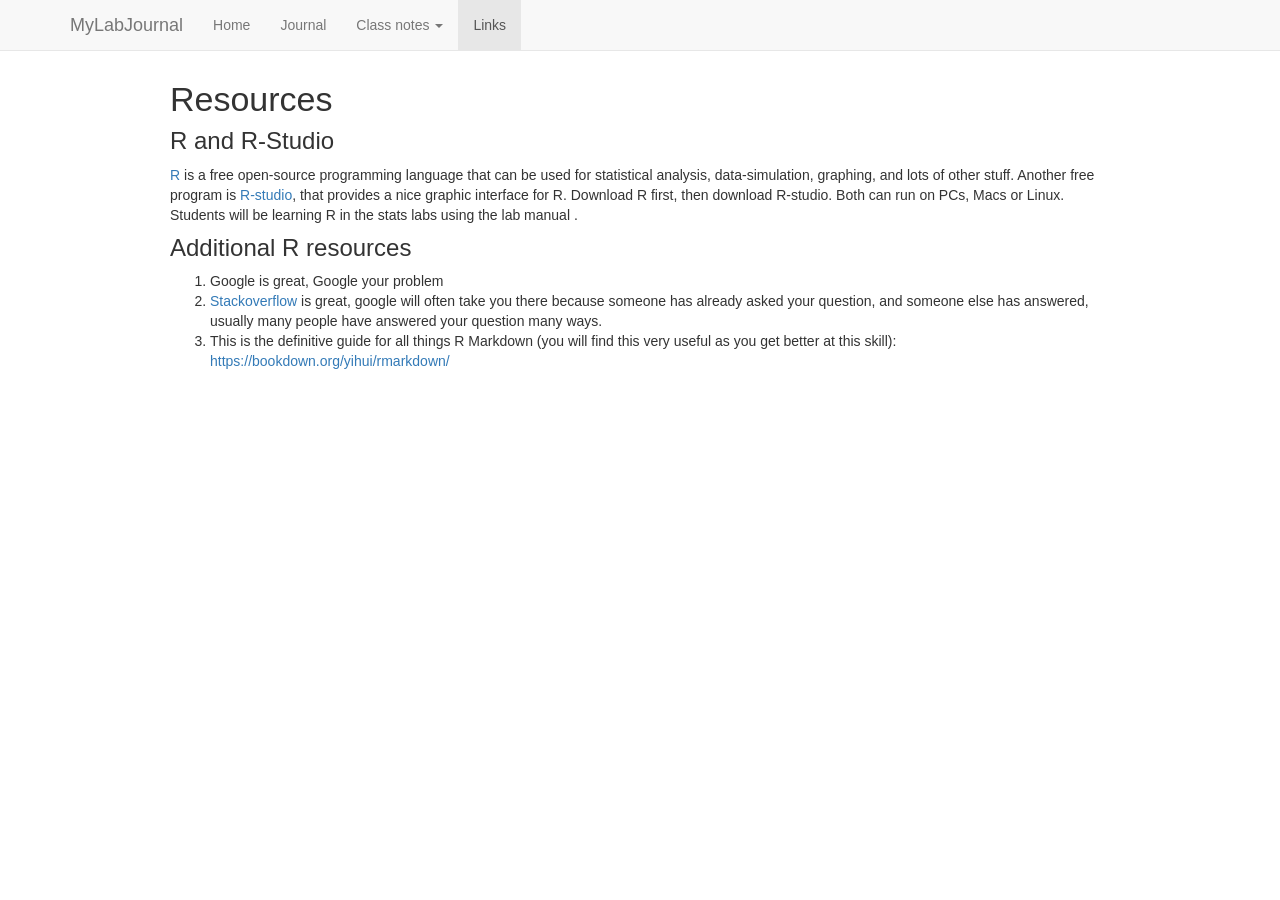
<file: docs/links.html>
<!DOCTYPE html>

<html>

<head>

<meta charset="utf-8" />
<meta name="generator" content="pandoc" />
<meta http-equiv="X-UA-Compatible" content="IE=EDGE" />




<title>Resources · TUHH Business Analytics R Programming Guide</title>

<script src="site_libs/jquery-1.11.3/jquery.min.js"></script>
<meta name="viewport" content="width=device-width, initial-scale=1" />
<link href="site_libs/bootstrap-3.3.5/css/bootstrap.min.css" rel="stylesheet" />
<script src="site_libs/bootstrap-3.3.5/js/bootstrap.min.js"></script>
<script src="site_libs/bootstrap-3.3.5/shim/html5shiv.min.js"></script>
<script src="site_libs/bootstrap-3.3.5/shim/respond.min.js"></script>
<script src="site_libs/navigation-1.1/tabsets.js"></script>
<link href="site_libs/highlightjs-9.12.0/default.css" rel="stylesheet" />
<script src="site_libs/highlightjs-9.12.0/highlight.js"></script>
<link href="site_libs/anchor-sections-1.0/anchor-sections.css" rel="stylesheet" />
<script src="site_libs/anchor-sections-1.0/anchor-sections.js"></script>

<style type="text/css">
  code{white-space: pre-wrap;}
  span.smallcaps{font-variant: small-caps;}
  span.underline{text-decoration: underline;}
  div.column{display: inline-block; vertical-align: top; width: 50%;}
  div.hanging-indent{margin-left: 1.5em; text-indent: -1.5em;}
  ul.task-list{list-style: none;}
    </style>

<style type="text/css">code{white-space: pre;}</style>
<style type="text/css">
  pre:not([class]) {
    background-color: white;
  }
</style>
<script type="text/javascript">
if (window.hljs) {
  hljs.configure({languages: []});
  hljs.initHighlightingOnLoad();
  if (document.readyState && document.readyState === "complete") {
    window.setTimeout(function() { hljs.initHighlighting(); }, 0);
  }
}
</script>



<style type="text/css">
h1 {
  font-size: 34px;
}
h1.title {
  font-size: 38px;
}
h2 {
  font-size: 30px;
}
h3 {
  font-size: 24px;
}
h4 {
  font-size: 18px;
}
h5 {
  font-size: 16px;
}
h6 {
  font-size: 12px;
}
.table th:not([align]) {
  text-align: left;
}
</style>

<link rel="stylesheet" href="style.css" type="text/css" />



<style type = "text/css">
.main-container {
  max-width: 940px;
  margin-left: auto;
  margin-right: auto;
}
code {
  color: inherit;
  background-color: rgba(0, 0, 0, 0.04);
}
img {
  max-width:100%;
}
.tabbed-pane {
  padding-top: 12px;
}
.html-widget {
  margin-bottom: 20px;
}
button.code-folding-btn:focus {
  outline: none;
}
summary {
  display: list-item;
}
</style>


<style type="text/css">
/* padding for bootstrap navbar */
body {
  padding-top: 51px;
  padding-bottom: 40px;
}
/* offset scroll position for anchor links (for fixed navbar)  */
.section h1 {
  padding-top: 56px;
  margin-top: -56px;
}
.section h2 {
  padding-top: 56px;
  margin-top: -56px;
}
.section h3 {
  padding-top: 56px;
  margin-top: -56px;
}
.section h4 {
  padding-top: 56px;
  margin-top: -56px;
}
.section h5 {
  padding-top: 56px;
  margin-top: -56px;
}
.section h6 {
  padding-top: 56px;
  margin-top: -56px;
}
.dropdown-submenu {
  position: relative;
}
.dropdown-submenu>.dropdown-menu {
  top: 0;
  left: 100%;
  margin-top: -6px;
  margin-left: -1px;
  border-radius: 0 6px 6px 6px;
}
.dropdown-submenu:hover>.dropdown-menu {
  display: block;
}
.dropdown-submenu>a:after {
  display: block;
  content: " ";
  float: right;
  width: 0;
  height: 0;
  border-color: transparent;
  border-style: solid;
  border-width: 5px 0 5px 5px;
  border-left-color: #cccccc;
  margin-top: 5px;
  margin-right: -10px;
}
.dropdown-submenu:hover>a:after {
  border-left-color: #ffffff;
}
.dropdown-submenu.pull-left {
  float: none;
}
.dropdown-submenu.pull-left>.dropdown-menu {
  left: -100%;
  margin-left: 10px;
  border-radius: 6px 0 6px 6px;
}
</style>

<script>
// manage active state of menu based on current page
$(document).ready(function () {
  // active menu anchor
  href = window.location.pathname
  href = href.substr(href.lastIndexOf('/') + 1)
  if (href === "")
    href = "index.html";
  var menuAnchor = $('a[href="' + href + '"]');

  // mark it active
  menuAnchor.parent().addClass('active');

  // if it's got a parent navbar menu mark it active as well
  menuAnchor.closest('li.dropdown').addClass('active');
});
</script>

<!-- tabsets -->

<style type="text/css">
.tabset-dropdown > .nav-tabs {
  display: inline-table;
  max-height: 500px;
  min-height: 44px;
  overflow-y: auto;
  background: white;
  border: 1px solid #ddd;
  border-radius: 4px;
}

.tabset-dropdown > .nav-tabs > li.active:before {
  content: "";
  font-family: 'Glyphicons Halflings';
  display: inline-block;
  padding: 10px;
  border-right: 1px solid #ddd;
}

.tabset-dropdown > .nav-tabs.nav-tabs-open > li.active:before {
  content: "&#xe258;";
  border: none;
}

.tabset-dropdown > .nav-tabs.nav-tabs-open:before {
  content: "";
  font-family: 'Glyphicons Halflings';
  display: inline-block;
  padding: 10px;
  border-right: 1px solid #ddd;
}

.tabset-dropdown > .nav-tabs > li.active {
  display: block;
}

.tabset-dropdown > .nav-tabs > li > a,
.tabset-dropdown > .nav-tabs > li > a:focus,
.tabset-dropdown > .nav-tabs > li > a:hover {
  border: none;
  display: inline-block;
  border-radius: 4px;
  background-color: transparent;
}

.tabset-dropdown > .nav-tabs.nav-tabs-open > li {
  display: block;
  float: none;
}

.tabset-dropdown > .nav-tabs > li {
  display: none;
}
</style>

<!-- code folding -->




</head>

<body>


<div class="container-fluid main-container">




<div class="navbar navbar-default  navbar-fixed-top" role="navigation">
  <div class="container">
    <div class="navbar-header">
      <button type="button" class="navbar-toggle collapsed" data-toggle="collapse" data-target="#navbar">
        <span class="icon-bar"></span>
        <span class="icon-bar"></span>
        <span class="icon-bar"></span>
      </button>
      <a class="navbar-brand" href="index.html">MyLabJournal</a>
    </div>
    <div id="navbar" class="navbar-collapse collapse">
      <ul class="nav navbar-nav">
        <li>
  <a href="index.html">Home</a>
</li>
<li>
  <a href="journal.html">Journal</a>
</li>
<li class="dropdown">
  <a href="#" class="dropdown-toggle" data-toggle="dropdown" role="button" aria-expanded="false">
    Class notes
     
    <span class="caret"></span>
  </a>
  <ul class="dropdown-menu" role="menu">
    <li>
      <a href="dictionary.html">Dictionary</a>
    </li>
    <li>
      <a href="data_wrangling.html">Data Wrangling</a>
    </li>
    <li>
      <a href="ggplot_graphs.html">ggplot graphs</a>
    </li>
    <li>
      <a href="machine_learning.html">machine learning</a>
    </li>
  </ul>
</li>
<li>
  <a href="links.html">Links</a>
</li>
      </ul>
      <ul class="nav navbar-nav navbar-right">
        
      </ul>
    </div><!--/.nav-collapse -->
  </div><!--/.container -->
</div><!--/.navbar -->

<div class="fluid-row" id="header">



<h1 class="title toc-ignore">Resources · TUHH Business Analytics R Programming Guide</h1>

</div>


<style type="text/css">
.title {
  display: none;
}
</style>
<div class="row" style="padding-top: 30px;">

<div id="resources" class="section level1">
<h1>Resources</h1>
<div id="r-and-r-studio" class="section level3">
<h3>R and R-Studio</h3>
<p><a href="http://www.r-project.org">R</a> is a free open-source programming language that can be used for statistical analysis, data-simulation, graphing, and lots of other stuff. Another free program is <a href="http://www.rstudio.com">R-studio</a>, that provides a nice graphic interface for R. Download R first, then download R-studio. Both can run on PCs, Macs or Linux. Students will be learning R in the stats labs using the lab manual <a href=""></a>.</p>
</div>
<div id="additional-r-resources" class="section level3">
<h3>Additional R resources</h3>
<ol style="list-style-type: decimal">
<li>Google is great, Google your problem</li>
<li><a href="https://stackoverflow.com">Stackoverflow</a> is great, google will often take you there because someone has already asked your question, and someone else has answered, usually many people have answered your question many ways.</li>
<li>This is the definitive guide for all things R Markdown (you will find this very useful as you get better at this skill): <a href="https://bookdown.org/yihui/rmarkdown/">https://bookdown.org/yihui/rmarkdown/</a></li>
</ol>
</div>
</div>




</div>

<script>

// add bootstrap table styles to pandoc tables
function bootstrapStylePandocTables() {
  $('tr.odd').parent('tbody').parent('table').addClass('table table-condensed');
}
$(document).ready(function () {
  bootstrapStylePandocTables();
});


</script>

<!-- tabsets -->

<script>
$(document).ready(function () {
  window.buildTabsets("TOC");
});

$(document).ready(function () {
  $('.tabset-dropdown > .nav-tabs > li').click(function () {
    $(this).parent().toggleClass('nav-tabs-open')
  });
});
</script>

<!-- code folding -->


<!-- dynamically load mathjax for compatibility with self-contained -->
<script>
  (function () {
    var script = document.createElement("script");
    script.type = "text/javascript";
    script.src  = "https://mathjax.rstudio.com/latest/MathJax.js?config=TeX-AMS-MML_HTMLorMML";
    document.getElementsByTagName("head")[0].appendChild(script);
  })();
</script>

</body>
</html>
</file>
<file: docs/site_libs/highlightjs-9.12.0/default.css>
.hljs-literal {
  color: #990073;
}

.hljs-number {
  color: #099;
}

.hljs-comment {
  color: #998;
  font-style: italic;
}

.hljs-keyword {
  color: #900;
  font-weight: bold;
}

.hljs-string {
  color: #d14;
}
</file>
<file: docs/site_libs/anchor-sections-1.0/anchor-sections.css>
/* Styles for section anchors */
a.anchor-section {margin-left: 10px; visibility: hidden; color: inherit;}
a.anchor-section::before {content: '#';}
.hasAnchor:hover a.anchor-section {visibility: visible;}
</file>
<file: docs/style.css>
/* color of the active element in the dropdown menu of the navbar*/
.dropdown-menu > .active > a, .dropdown-menu > .active > a:focus, .dropdown-menu > .active > a:hover {
    color: #fff;
    text-decoration: none;
    background-color: #2DC6D6;
    outline:0
}

/* color of the elements in the toc*/
.list-group-item.active, .list-group-item.active:focus, .list-group-item.active:hover {
    background-color: #2DC6D6;
}


.title {
  display: none;
}
</file>
